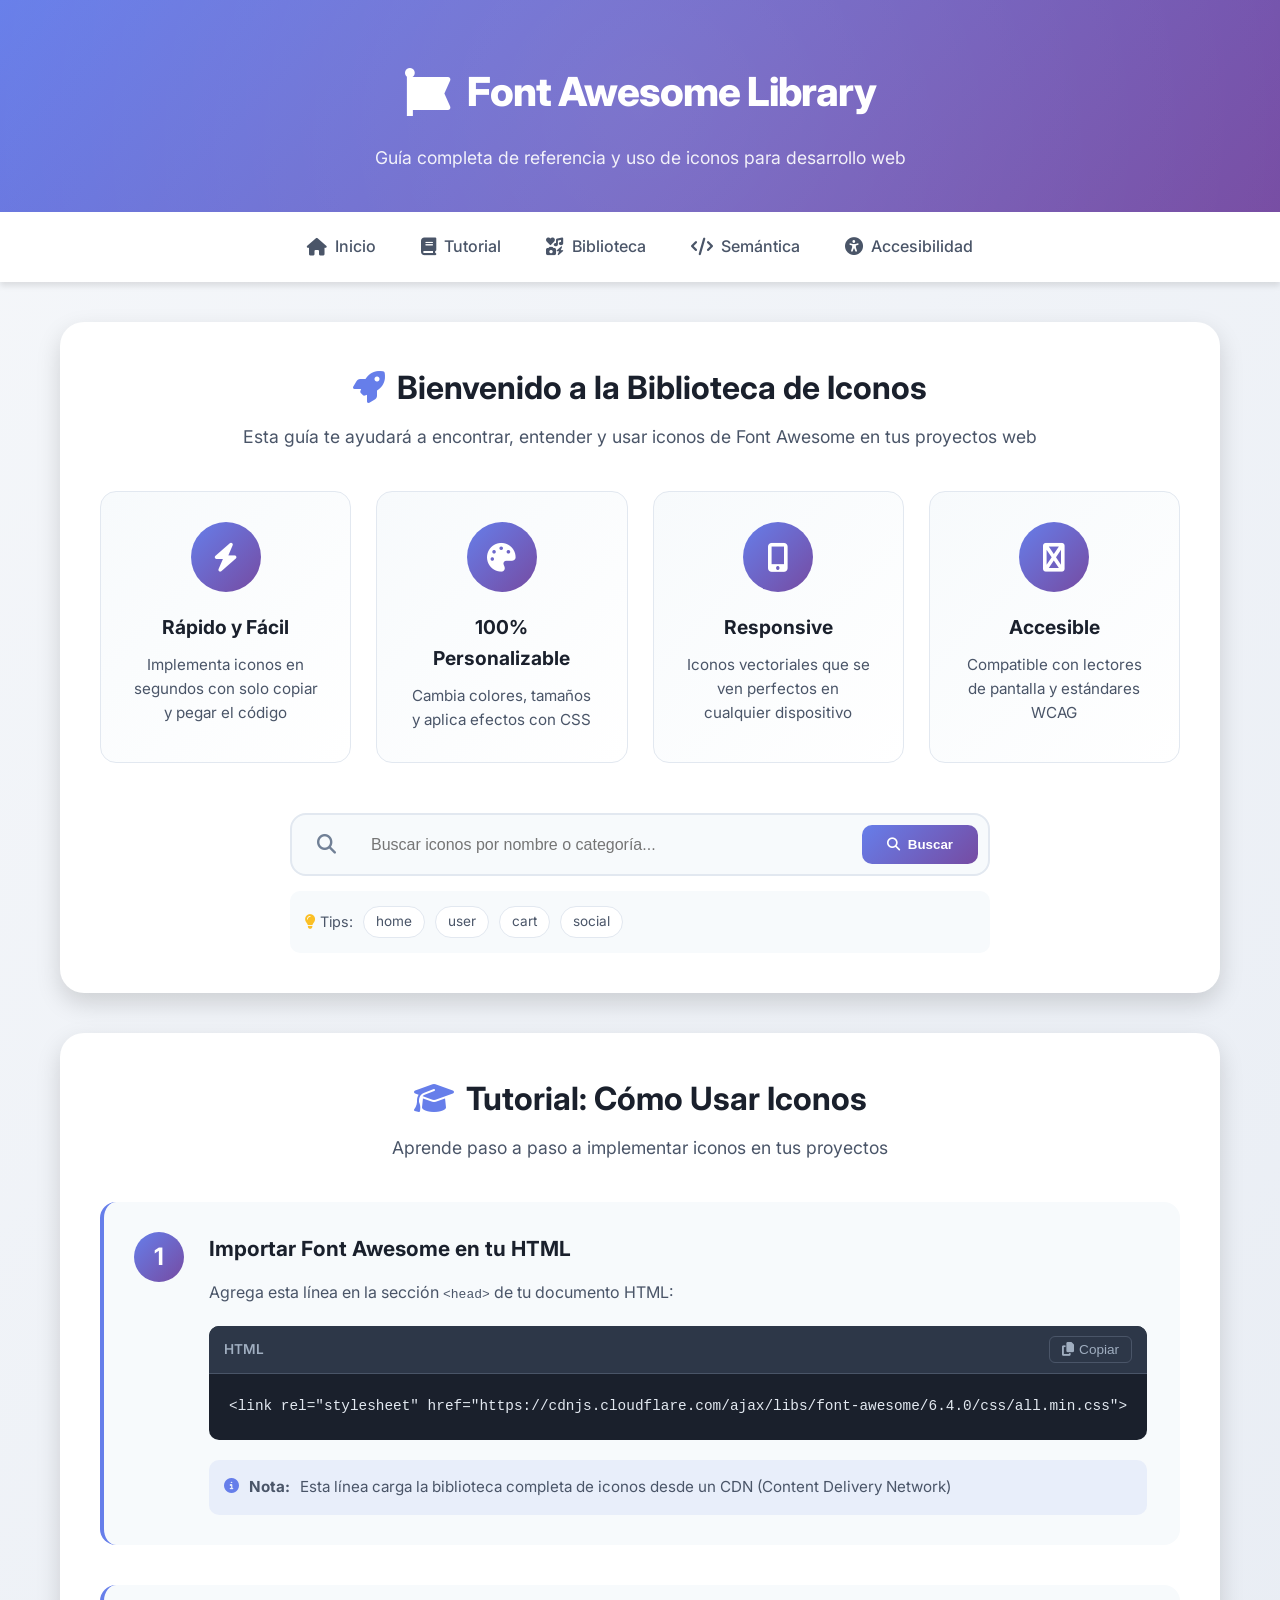
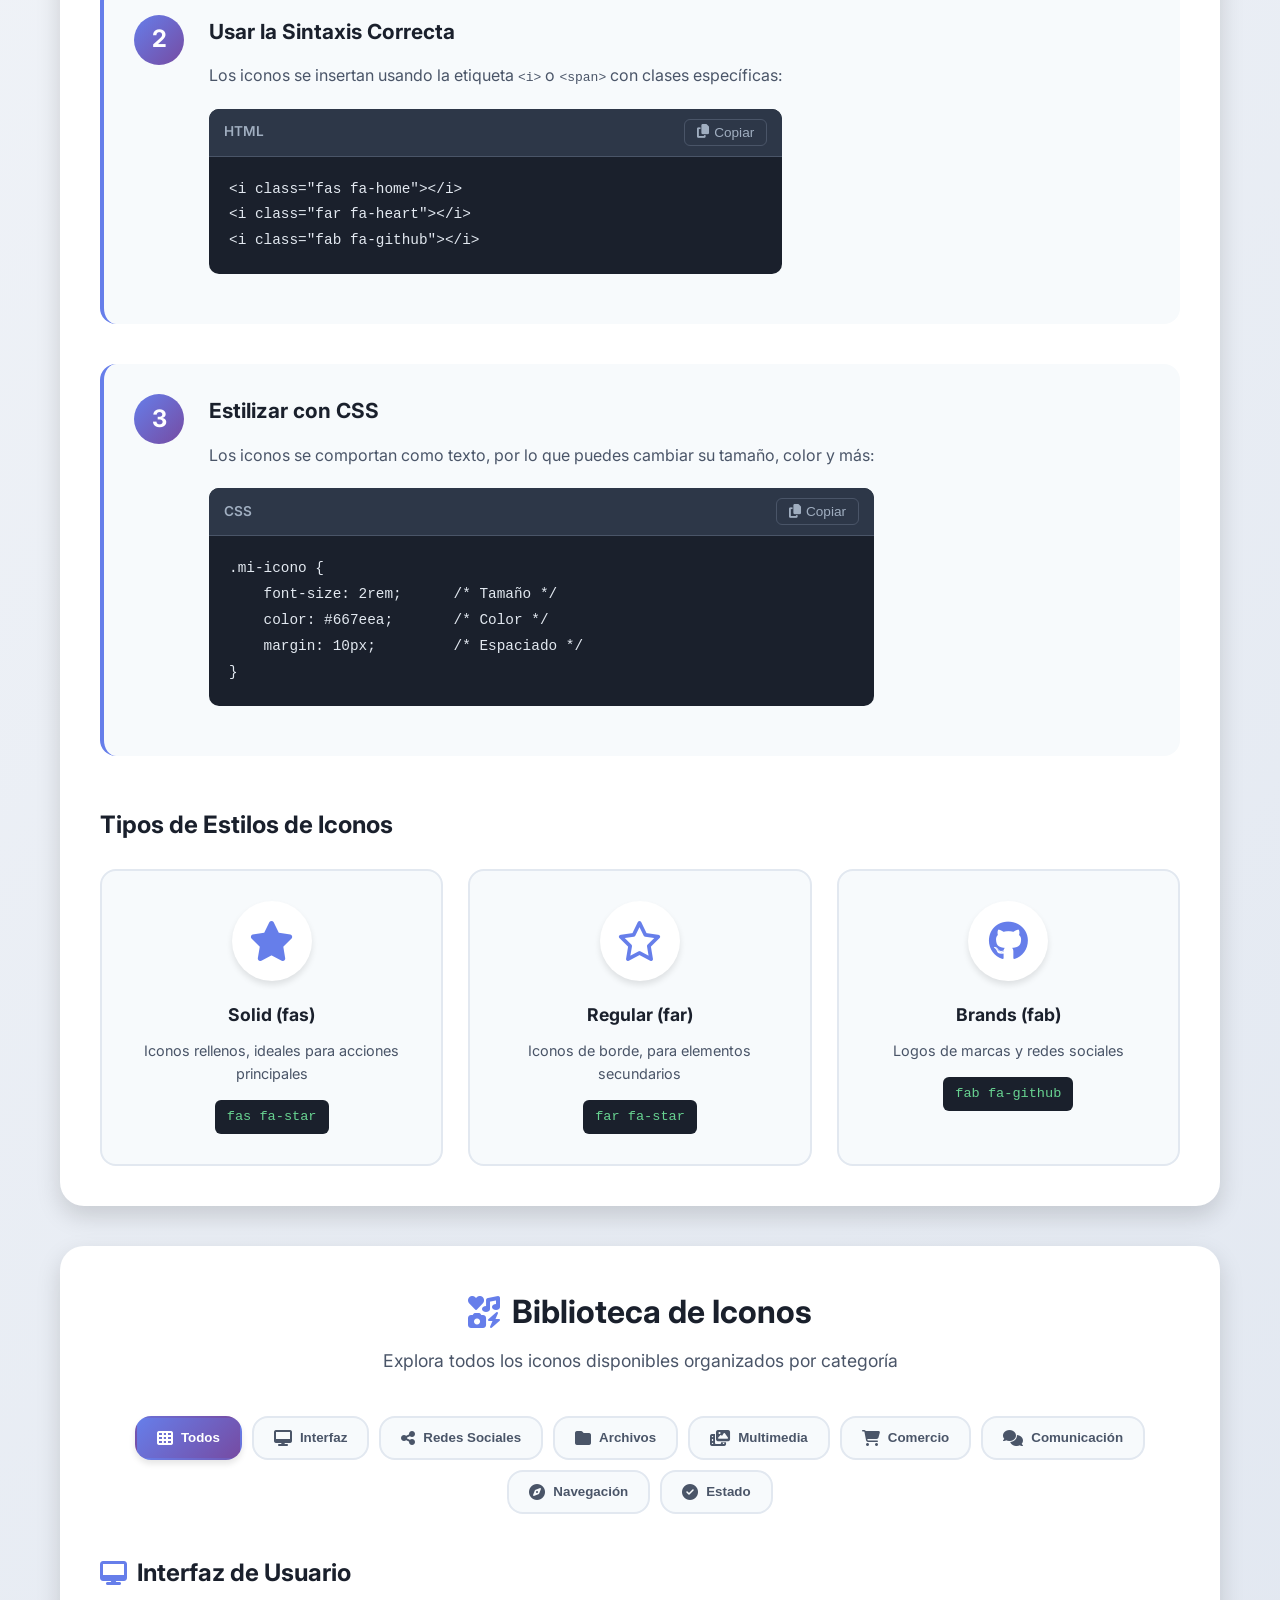
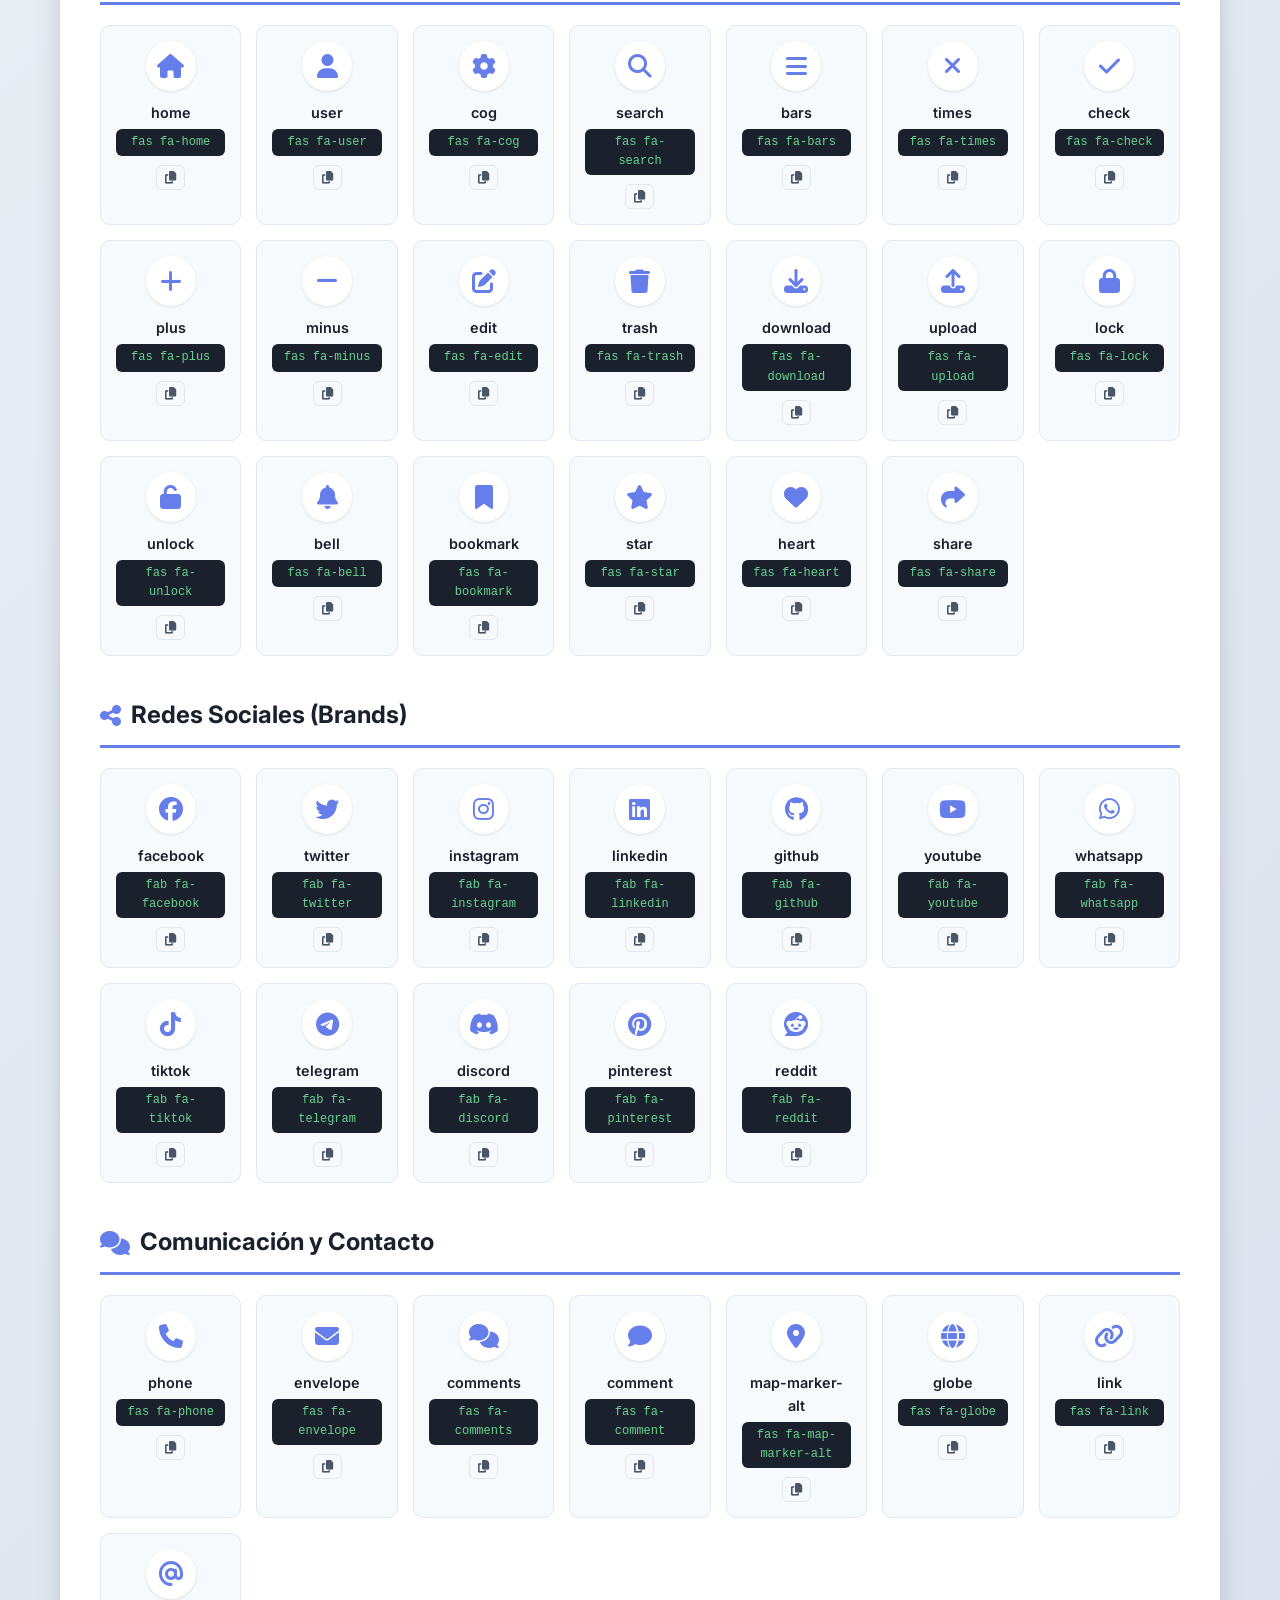
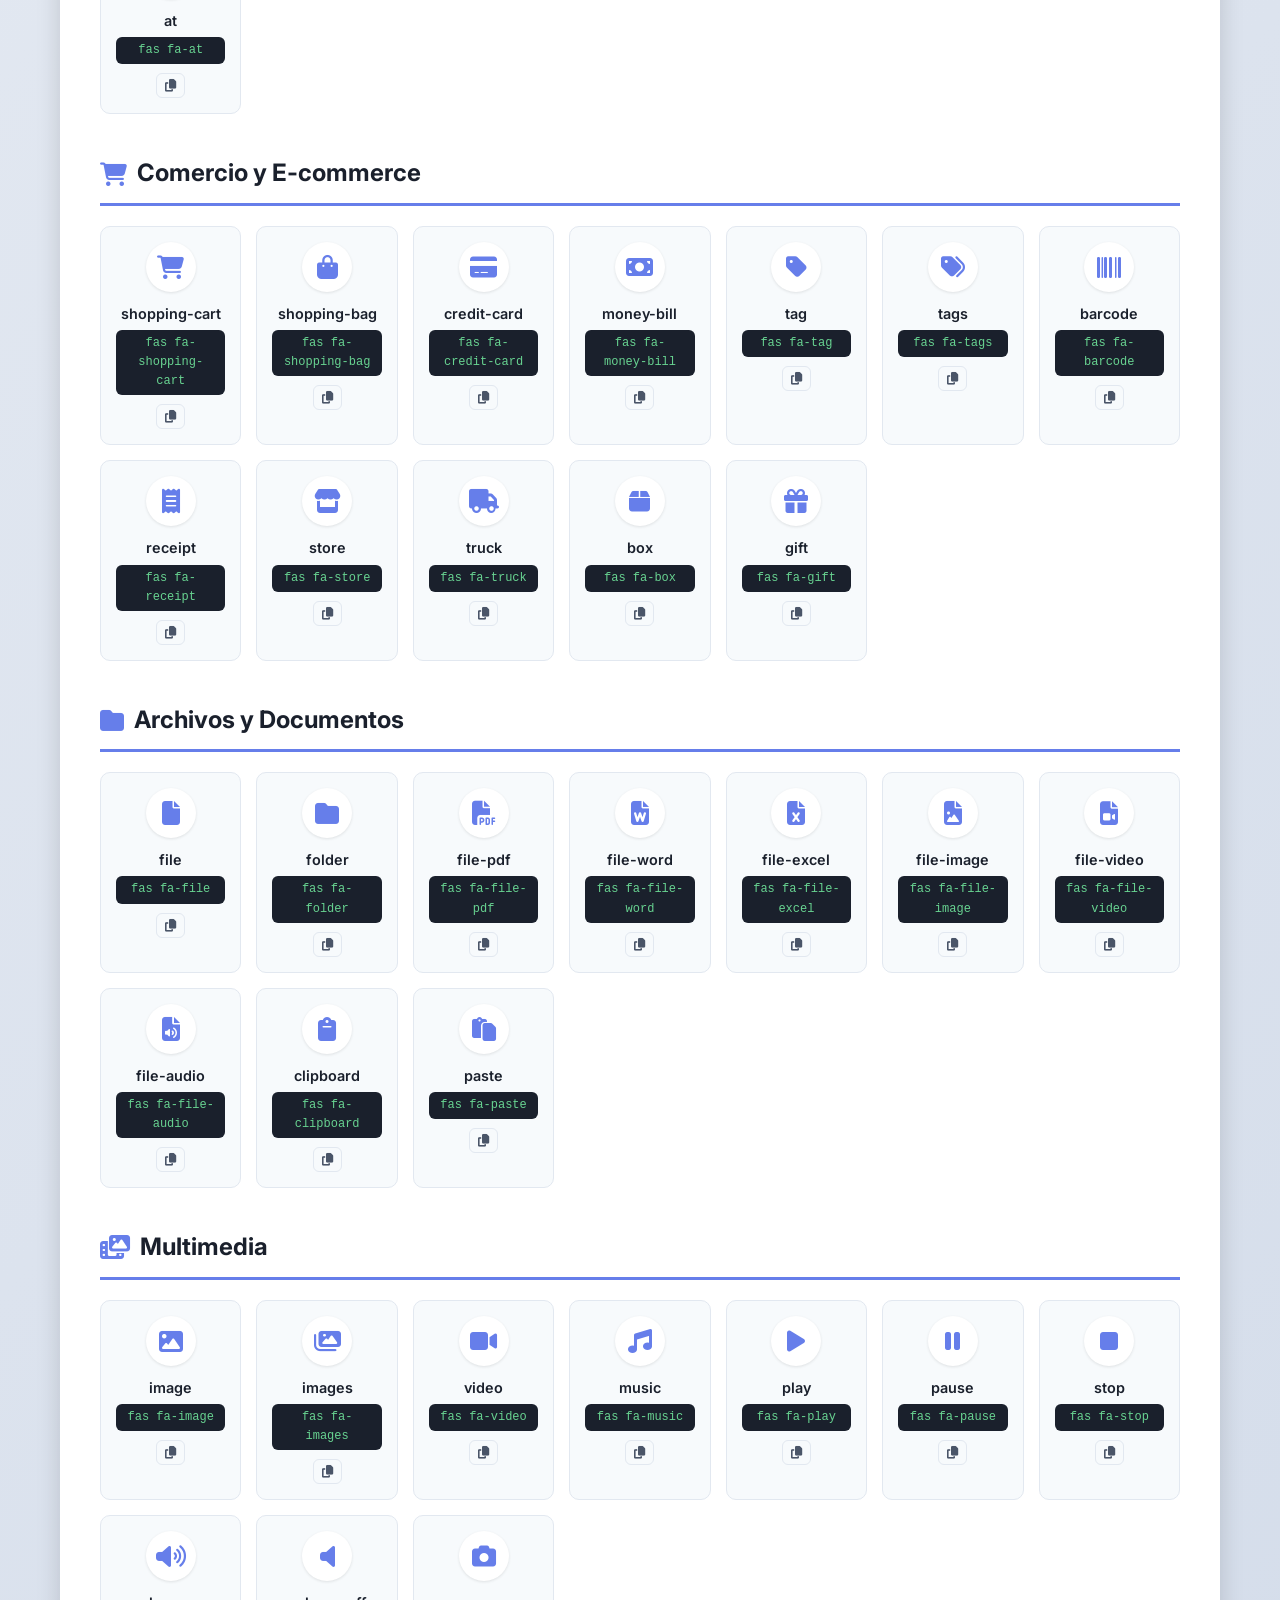
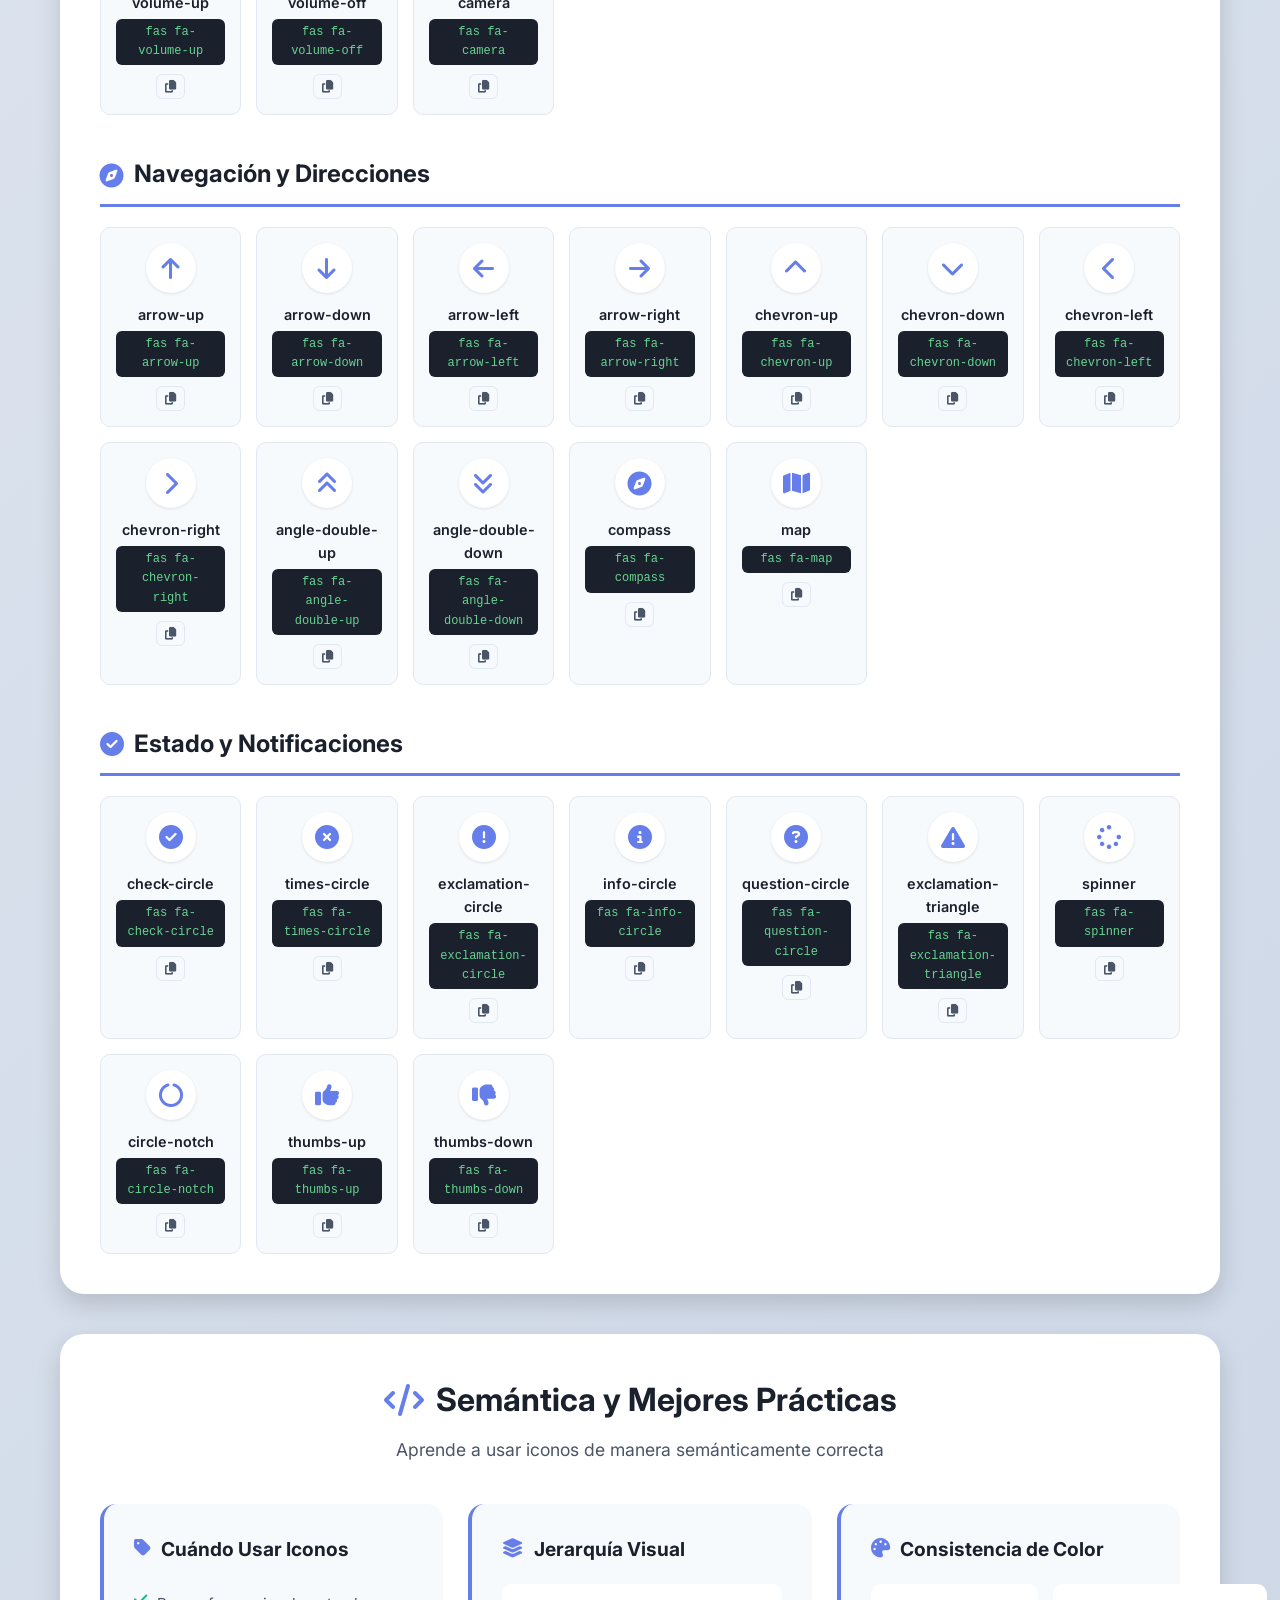
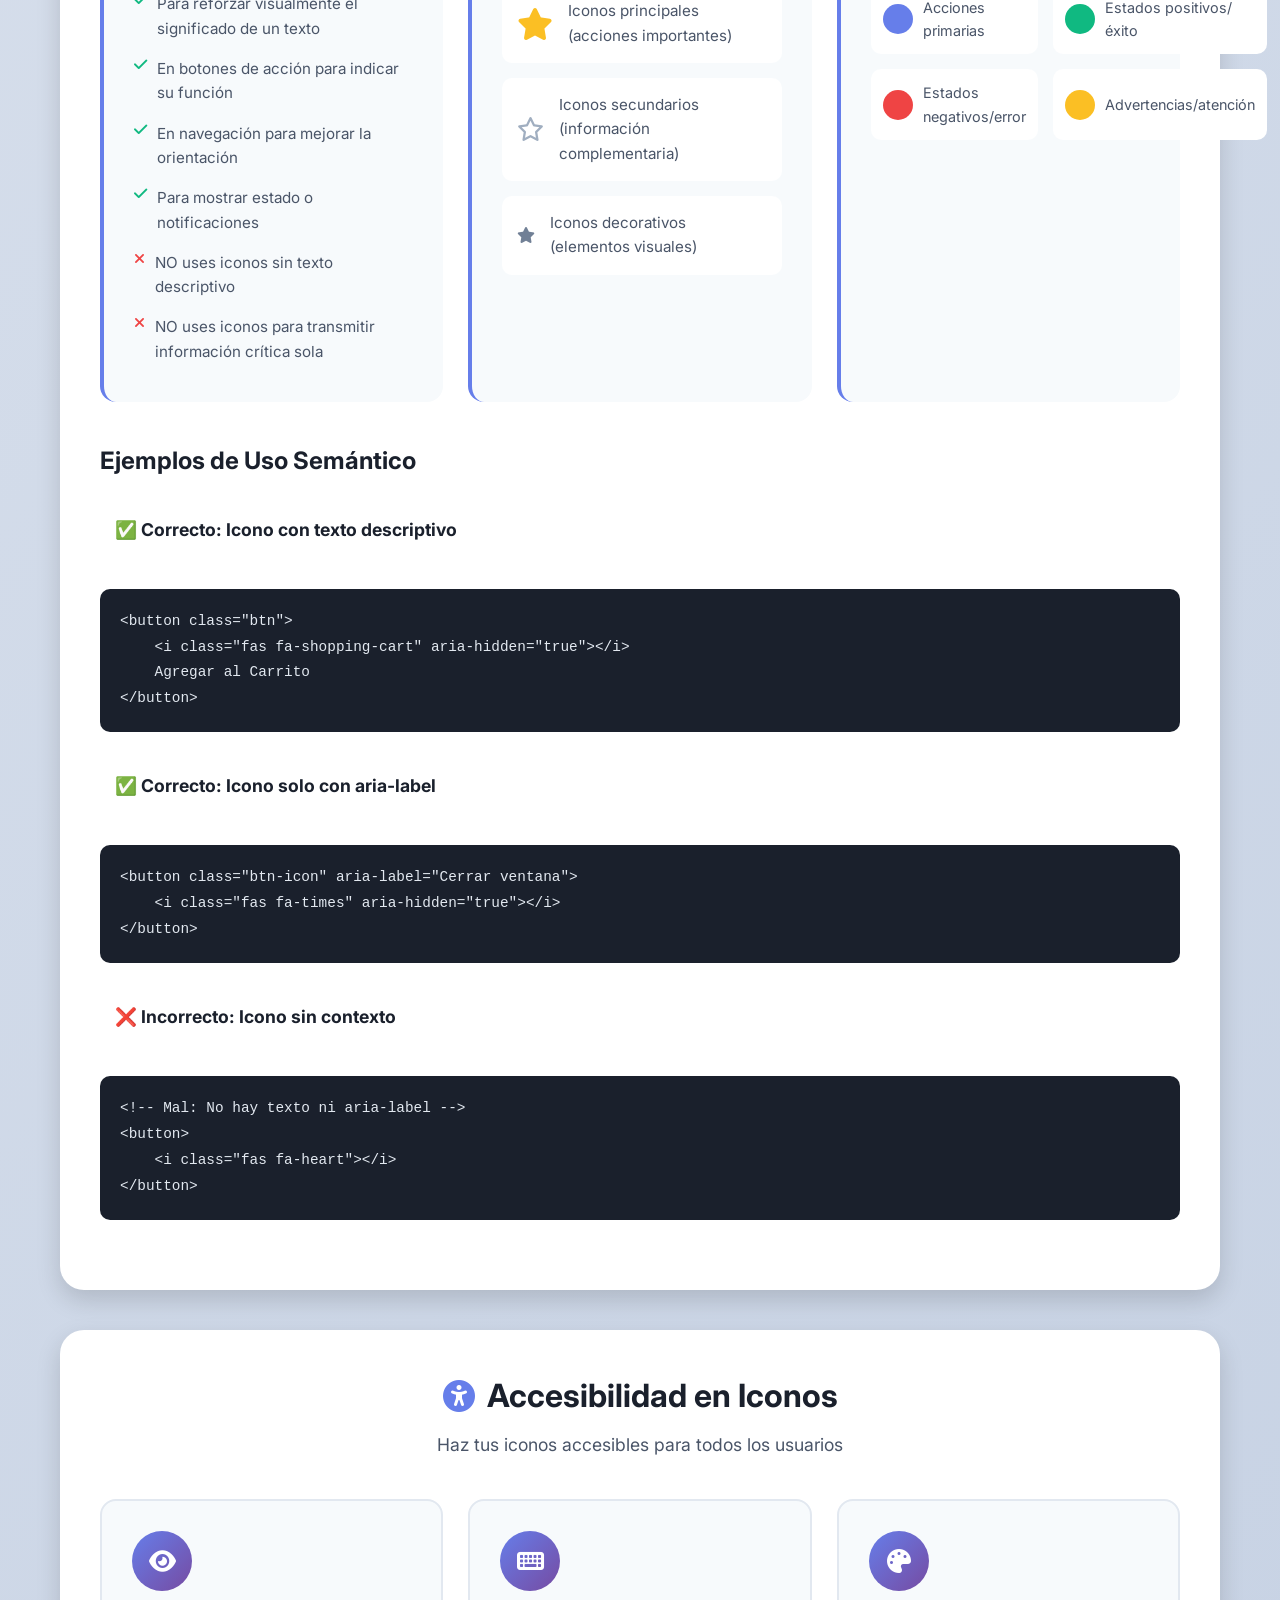
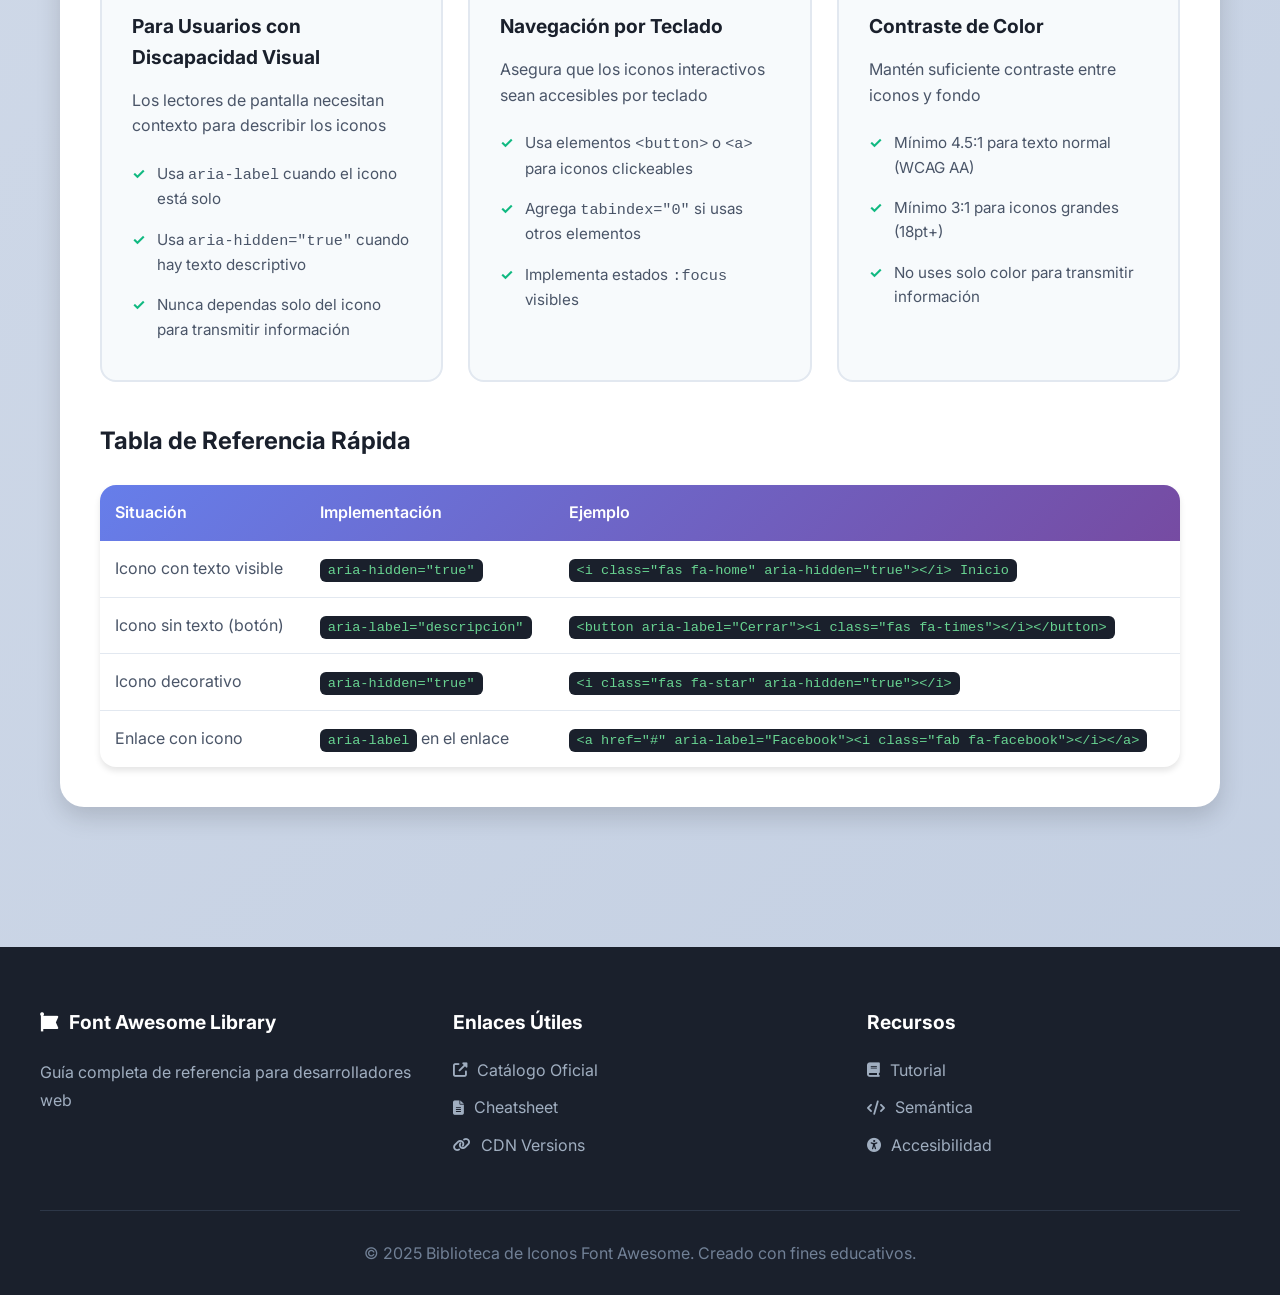
<file: index.html>
<!DOCTYPE html>
<html lang="es">
<head>
    <meta charset="UTF-8">
    <meta name="viewport" content="width=device-width, initial-scale=1.0">
    <title>Biblioteca Completa de Iconos Font Awesome | Guía de Referencia</title>
    
    <!-- Font Awesome CDN -->
    <link rel="stylesheet" href="https://cdnjs.cloudflare.com/ajax/libs/font-awesome/6.4.0/css/all.min.css">
    
    <!-- Google Fonts -->
    <link rel="preconnect" href="https://fonts.googleapis.com">
    <link rel="preconnect" href="https://fonts.gstatic.com" crossorigin>
    <link href="https://fonts.googleapis.com/css2?family=Inter:wght@300;400;500;600;700;800&display=swap" rel="stylesheet">
    
    <!-- Hoja de estilos personalizada -->
    <link rel="stylesheet" href="styles-biblioteca-iconos.css">
</head>
<body>
    
    <!-- Header Principal -->
    <header class="main-header">
        <div class="header-content">
            <div class="logo">
                <i class="fab fa-font-awesome"></i>
                <h1>Font Awesome Library</h1>
            </div>
            <p class="header-subtitle">Guía completa de referencia y uso de iconos para desarrollo web</p>
        </div>
    </header>

    <!-- Navegación -->
    <nav class="main-nav">
        <div class="nav-container">
            <a href="#inicio" class="nav-link active"><i class="fas fa-home"></i> Inicio</a>
            <a href="#tutorial" class="nav-link"><i class="fas fa-book"></i> Tutorial</a>
            <a href="#iconos" class="nav-link"><i class="fas fa-icons"></i> Biblioteca</a>
            <a href="#semanticas" class="nav-link"><i class="fas fa-code"></i> Semántica</a>
            <a href="#accesibilidad" class="nav-link"><i class="fas fa-universal-access"></i> Accesibilidad</a>
        </div>
    </nav>

    <!-- Contenido Principal -->
    <main class="main-content">
        
        <!-- Sección: Inicio -->
        <section id="inicio" class="content-section">
            <div class="section-header">
                <h2><i class="fas fa-rocket"></i> Bienvenido a la Biblioteca de Iconos</h2>
                <p>Esta guía te ayudará a encontrar, entender y usar iconos de Font Awesome en tus proyectos web</p>
            </div>

            <div class="info-cards">
                <div class="info-card">
                    <div class="card-icon">
                        <i class="fas fa-bolt"></i>
                    </div>
                    <h3>Rápido y Fácil</h3>
                    <p>Implementa iconos en segundos con solo copiar y pegar el código</p>
                </div>
                <div class="info-card">
                    <div class="card-icon">
                        <i class="fas fa-palette"></i>
                    </div>
                    <h3>100% Personalizable</h3>
                    <p>Cambia colores, tamaños y aplica efectos con CSS</p>
                </div>
                <div class="info-card">
                    <div class="card-icon">
                        <i class="fas fa-mobile-alt"></i>
                    </div>
                    <h3>Responsive</h3>
                    <p>Iconos vectoriales que se ven perfectos en cualquier dispositivo</p>
                </div>
                <div class="info-card">
                    <div class="card-icon">
                        <i class="fas fa-accessible-icon"></i>
                    </div>
                    <h3>Accesible</h3>
                    <p>Compatible con lectores de pantalla y estándares WCAG</p>
                </div>
            </div>

            <!-- Buscador de Iconos -->
            <div class="search-container">
                <div class="search-box">
                    <i class="fas fa-search search-icon"></i>
                    <input type="text" id="iconSearch" placeholder="Buscar iconos por nombre o categoría..." class="search-input">
                    <button class="search-btn" onclick="searchIcons()">
                        <i class="fas fa-search"></i> Buscar
                    </button>
                </div>
                <div class="search-tips">
                    <span><i class="fas fa-lightbulb"></i> Tips:</span>
                    <span class="tip-tag">home</span>
                    <span class="tip-tag">user</span>
                    <span class="tip-tag">cart</span>
                    <span class="tip-tag">social</span>
                </div>
            </div>
        </section>

        <!-- Sección: Tutorial -->
        <section id="tutorial" class="content-section">
            <div class="section-header">
                <h2><i class="fas fa-graduation-cap"></i> Tutorial: Cómo Usar Iconos</h2>
                <p>Aprende paso a paso a implementar iconos en tus proyectos</p>
            </div>

            <!-- Paso 1 -->
            <div class="tutorial-step">
                <div class="step-number">1</div>
                <div class="step-content">
                    <h3>Importar Font Awesome en tu HTML</h3>
                    <p>Agrega esta línea en la sección <code>&lt;head&gt;</code> de tu documento HTML:</p>
                    <div class="code-block">
                        <div class="code-header">
                            <span class="code-lang">HTML</span>
                            <button class="copy-btn" onclick="copyCode(this)"><i class="fas fa-copy"></i> Copiar</button>
                        </div>
                        <pre><code>&lt;link rel="stylesheet" href="https://cdnjs.cloudflare.com/ajax/libs/font-awesome/6.4.0/css/all.min.css"&gt;</code></pre>
                    </div>
                    <div class="step-note">
                        <i class="fas fa-info-circle"></i>
                        <strong>Nota:</strong> Esta línea carga la biblioteca completa de iconos desde un CDN (Content Delivery Network)
                    </div>
                </div>
            </div>

            <!-- Paso 2 -->
            <div class="tutorial-step">
                <div class="step-number">2</div>
                <div class="step-content">
                    <h3>Usar la Sintaxis Correcta</h3>
                    <p>Los iconos se insertan usando la etiqueta <code>&lt;i&gt;</code> o <code>&lt;span&gt;</code> con clases específicas:</p>
                    <div class="code-block">
                        <div class="code-header">
                            <span class="code-lang">HTML</span>
                            <button class="copy-btn" onclick="copyCode(this)"><i class="fas fa-copy"></i> Copiar</button>
                        </div>
                        <pre><code>&lt;i class="fas fa-home"&gt;&lt;/i&gt;
&lt;i class="far fa-heart"&gt;&lt;/i&gt;
&lt;i class="fab fa-github"&gt;&lt;/i&gt;</code></pre>
                    </div>
                </div>
            </div>

            <!-- Paso 3 -->
            <div class="tutorial-step">
                <div class="step-number">3</div>
                <div class="step-content">
                    <h3>Estilizar con CSS</h3>
                    <p>Los iconos se comportan como texto, por lo que puedes cambiar su tamaño, color y más:</p>
                    <div class="code-block">
                        <div class="code-header">
                            <span class="code-lang">CSS</span>
                            <button class="copy-btn" onclick="copyCode(this)"><i class="fas fa-copy"></i> Copiar</button>
                        </div>
                        <pre><code>.mi-icono {
    font-size: 2rem;      /* Tamaño */
    color: #667eea;       /* Color */
    margin: 10px;         /* Espaciado */
}</code></pre>
                    </div>
                </div>
            </div>

            <!-- Tipos de Estilos -->
            <div class="style-types">
                <h3>Tipos de Estilos de Iconos</h3>
                <div class="style-grid">
                    <div class="style-card">
                        <div class="style-preview">
                            <i class="fas fa-star"></i>
                        </div>
                        <h4>Solid (fas)</h4>
                        <p>Iconos rellenos, ideales para acciones principales</p>
                        <code>fas fa-star</code>
                    </div>
                    <div class="style-card">
                        <div class="style-preview">
                            <i class="far fa-star"></i>
                        </div>
                        <h4>Regular (far)</h4>
                        <p>Iconos de borde, para elementos secundarios</p>
                        <code>far fa-star</code>
                    </div>
                    <div class="style-card">
                        <div class="style-preview">
                            <i class="fab fa-github"></i>
                        </div>
                        <h4>Brands (fab)</h4>
                        <p>Logos de marcas y redes sociales</p>
                        <code>fab fa-github</code>
                    </div>
                </div>
            </div>
        </section>

        <!-- Sección: Biblioteca de Iconos -->
        <section id="iconos" class="content-section">
            <div class="section-header">
                <h2><i class="fas fa-icons"></i> Biblioteca de Iconos</h2>
                <p>Explora todos los iconos disponibles organizados por categoría</p>
            </div>

            <!-- Filtros de Categoría -->
            <div class="category-filters">
                <button class="filter-btn active" data-category="all">
                    <i class="fas fa-th"></i> Todos
                </button>
                <button class="filter-btn" data-category="interface">
                    <i class="fas fa-desktop"></i> Interfaz
                </button>
                <button class="filter-btn" data-category="social">
                    <i class="fas fa-share-alt"></i> Redes Sociales
                </button>
                <button class="filter-btn" data-category="files">
                    <i class="fas fa-folder"></i> Archivos
                </button>
                <button class="filter-btn" data-category="media">
                    <i class="fas fa-photo-video"></i> Multimedia
                </button>
                <button class="filter-btn" data-category="commerce">
                    <i class="fas fa-shopping-cart"></i> Comercio
                </button>
                <button class="filter-btn" data-category="communication">
                    <i class="fas fa-comments"></i> Comunicación
                </button>
                <button class="filter-btn" data-category="navigation">
                    <i class="fas fa-compass"></i> Navegación
                </button>
                <button class="filter-btn" data-category="status">
                    <i class="fas fa-check-circle"></i> Estado
                </button>
            </div>

            <!-- Grid de Iconos -->
            <div class="icons-grid" id="iconsGrid">
                
                <!-- Categoría: Interfaz -->
                <div class="icon-category" data-category="interface">
                    <h3 class="category-title"><i class="fas fa-desktop"></i> Interfaz de Usuario</h3>
                    <div class="icons-wrapper">
                        <div class="icon-item" data-name="home inicio">
                            <div class="icon-display"><i class="fas fa-home"></i></div>
                            <div class="icon-info">
                                <span class="icon-name">home</span>
                                <code>fas fa-home</code>
                                <button class="copy-icon-btn" onclick="copyIconCode(this)"><i class="fas fa-copy"></i></button>
                            </div>
                        </div>
                        <div class="icon-item" data-name="user usuario perfil">
                            <div class="icon-display"><i class="fas fa-user"></i></div>
                            <div class="icon-info">
                                <span class="icon-name">user</span>
                                <code>fas fa-user</code>
                                <button class="copy-icon-btn" onclick="copyIconCode(this)"><i class="fas fa-copy"></i></button>
                            </div>
                        </div>
                        <div class="icon-item" data-name="cog settings configuracion">
                            <div class="icon-display"><i class="fas fa-cog"></i></div>
                            <div class="icon-info">
                                <span class="icon-name">cog</span>
                                <code>fas fa-cog</code>
                                <button class="copy-icon-btn" onclick="copyIconCode(this)"><i class="fas fa-copy"></i></button>
                            </div>
                        </div>
                        <div class="icon-item" data-name="search buscar lupa">
                            <div class="icon-display"><i class="fas fa-search"></i></div>
                            <div class="icon-info">
                                <span class="icon-name">search</span>
                                <code>fas fa-search</code>
                                <button class="copy-icon-btn" onclick="copyIconCode(this)"><i class="fas fa-copy"></i></button>
                            </div>
                        </div>
                        <div class="icon-item" data-name="menu hamburguesa">
                            <div class="icon-display"><i class="fas fa-bars"></i></div>
                            <div class="icon-info">
                                <span class="icon-name">bars</span>
                                <code>fas fa-bars</code>
                                <button class="copy-icon-btn" onclick="copyIconCode(this)"><i class="fas fa-copy"></i></button>
                            </div>
                        </div>
                        <div class="icon-item" data-name="close x cerrar">
                            <div class="icon-display"><i class="fas fa-times"></i></div>
                            <div class="icon-info">
                                <span class="icon-name">times</span>
                                <code>fas fa-times</code>
                                <button class="copy-icon-btn" onclick="copyIconCode(this)"><i class="fas fa-copy"></i></button>
                            </div>
                        </div>
                        <div class="icon-item" data-name="check verificar">
                            <div class="icon-display"><i class="fas fa-check"></i></div>
                            <div class="icon-info">
                                <span class="icon-name">check</span>
                                <code>fas fa-check</code>
                                <button class="copy-icon-btn" onclick="copyIconCode(this)"><i class="fas fa-copy"></i></button>
                            </div>
                        </div>
                        <div class="icon-item" data-name="plus agregar añadir">
                            <div class="icon-display"><i class="fas fa-plus"></i></div>
                            <div class="icon-info">
                                <span class="icon-name">plus</span>
                                <code>fas fa-plus</code>
                                <button class="copy-icon-btn" onclick="copyIconCode(this)"><i class="fas fa-copy"></i></button>
                            </div>
                        </div>
                        <div class="icon-item" data-name="minus restar">
                            <div class="icon-display"><i class="fas fa-minus"></i></div>
                            <div class="icon-info">
                                <span class="icon-name">minus</span>
                                <code>fas fa-minus</code>
                                <button class="copy-icon-btn" onclick="copyIconCode(this)"><i class="fas fa-copy"></i></button>
                            </div>
                        </div>
                        <div class="icon-item" data-name="edit editar lapiz">
                            <div class="icon-display"><i class="fas fa-edit"></i></div>
                            <div class="icon-info">
                                <span class="icon-name">edit</span>
                                <code>fas fa-edit</code>
                                <button class="copy-icon-btn" onclick="copyIconCode(this)"><i class="fas fa-copy"></i></button>
                            </div>
                        </div>
                        <div class="icon-item" data-name="trash eliminar basura">
                            <div class="icon-display"><i class="fas fa-trash"></i></div>
                            <div class="icon-info">
                                <span class="icon-name">trash</span>
                                <code>fas fa-trash</code>
                                <button class="copy-icon-btn" onclick="copyIconCode(this)"><i class="fas fa-copy"></i></button>
                            </div>
                        </div>
                        <div class="icon-item" data-name="download descargar">
                            <div class="icon-display"><i class="fas fa-download"></i></div>
                            <div class="icon-info">
                                <span class="icon-name">download</span>
                                <code>fas fa-download</code>
                                <button class="copy-icon-btn" onclick="copyIconCode(this)"><i class="fas fa-copy"></i></button>
                            </div>
                        </div>
                        <div class="icon-item" data-name="upload subir">
                            <div class="icon-display"><i class="fas fa-upload"></i></div>
                            <div class="icon-info">
                                <span class="icon-name">upload</span>
                                <code>fas fa-upload</code>
                                <button class="copy-icon-btn" onclick="copyIconCode(this)"><i class="fas fa-copy"></i></button>
                            </div>
                        </div>
                        <div class="icon-item" data-name="lock candado seguro">
                            <div class="icon-display"><i class="fas fa-lock"></i></div>
                            <div class="icon-info">
                                <span class="icon-name">lock</span>
                                <code>fas fa-lock</code>
                                <button class="copy-icon-btn" onclick="copyIconCode(this)"><i class="fas fa-copy"></i></button>
                            </div>
                        </div>
                        <div class="icon-item" data-name="unlock desbloquear">
                            <div class="icon-display"><i class="fas fa-unlock"></i></div>
                            <div class="icon-info">
                                <span class="icon-name">unlock</span>
                                <code>fas fa-unlock</code>
                                <button class="copy-icon-btn" onclick="copyIconCode(this)"><i class="fas fa-copy"></i></button>
                            </div>
                        </div>
                        <div class="icon-item" data-name="bell notificacion campana">
                            <div class="icon-display"><i class="fas fa-bell"></i></div>
                            <div class="icon-info">
                                <span class="icon-name">bell</span>
                                <code>fas fa-bell</code>
                                <button class="copy-icon-btn" onclick="copyIconCode(this)"><i class="fas fa-copy"></i></button>
                            </div>
                        </div>
                        <div class="icon-item" data-name="bookmark marcar favorito">
                            <div class="icon-display"><i class="fas fa-bookmark"></i></div>
                            <div class="icon-info">
                                <span class="icon-name">bookmark</span>
                                <code>fas fa-bookmark</code>
                                <button class="copy-icon-btn" onclick="copyIconCode(this)"><i class="fas fa-copy"></i></button>
                            </div>
                        </div>
                        <div class="icon-item" data-name="star calificacion favorito">
                            <div class="icon-display"><i class="fas fa-star"></i></div>
                            <div class="icon-info">
                                <span class="icon-name">star</span>
                                <code>fas fa-star</code>
                                <button class="copy-icon-btn" onclick="copyIconCode(this)"><i class="fas fa-copy"></i></button>
                            </div>
                        </div>
                        <div class="icon-item" data-name="heart amor like">
                            <div class="icon-display"><i class="fas fa-heart"></i></div>
                            <div class="icon-info">
                                <span class="icon-name">heart</span>
                                <code>fas fa-heart</code>
                                <button class="copy-icon-btn" onclick="copyIconCode(this)"><i class="fas fa-copy"></i></button>
                            </div>
                        </div>
                        <div class="icon-item" data-name="share compartir">
                            <div class="icon-display"><i class="fas fa-share"></i></div>
                            <div class="icon-info">
                                <span class="icon-name">share</span>
                                <code>fas fa-share</code>
                                <button class="copy-icon-btn" onclick="copyIconCode(this)"><i class="fas fa-copy"></i></button>
                            </div>
                        </div>
                    </div>
                </div>

                <!-- Categoría: Redes Sociales -->
                <div class="icon-category" data-category="social">
                    <h3 class="category-title"><i class="fas fa-share-alt"></i> Redes Sociales (Brands)</h3>
                    <div class="icons-wrapper">
                        <div class="icon-item" data-name="facebook fb">
                            <div class="icon-display"><i class="fab fa-facebook"></i></div>
                            <div class="icon-info">
                                <span class="icon-name">facebook</span>
                                <code>fab fa-facebook</code>
                                <button class="copy-icon-btn" onclick="copyIconCode(this)"><i class="fas fa-copy"></i></button>
                            </div>
                        </div>
                        <div class="icon-item" data-name="twitter x">
                            <div class="icon-display"><i class="fab fa-twitter"></i></div>
                            <div class="icon-info">
                                <span class="icon-name">twitter</span>
                                <code>fab fa-twitter</code>
                                <button class="copy-icon-btn" onclick="copyIconCode(this)"><i class="fas fa-copy"></i></button>
                            </div>
                        </div>
                        <div class="icon-item" data-name="instagram insta">
                            <div class="icon-display"><i class="fab fa-instagram"></i></div>
                            <div class="icon-info">
                                <span class="icon-name">instagram</span>
                                <code>fab fa-instagram</code>
                                <button class="copy-icon-btn" onclick="copyIconCode(this)"><i class="fas fa-copy"></i></button>
                            </div>
                        </div>
                        <div class="icon-item" data-name="linkedin linkedin-in">
                            <div class="icon-display"><i class="fab fa-linkedin"></i></div>
                            <div class="icon-info">
                                <span class="icon-name">linkedin</span>
                                <code>fab fa-linkedin</code>
                                <button class="copy-icon-btn" onclick="copyIconCode(this)"><i class="fas fa-copy"></i></button>
                            </div>
                        </div>
                        <div class="icon-item" data-name="github git">
                            <div class="icon-display"><i class="fab fa-github"></i></div>
                            <div class="icon-info">
                                <span class="icon-name">github</span>
                                <code>fab fa-github</code>
                                <button class="copy-icon-btn" onclick="copyIconCode(this)"><i class="fas fa-copy"></i></button>
                            </div>
                        </div>
                        <div class="icon-item" data-name="youtube video">
                            <div class="icon-display"><i class="fab fa-youtube"></i></div>
                            <div class="icon-info">
                                <span class="icon-name">youtube</span>
                                <code>fab fa-youtube</code>
                                <button class="copy-icon-btn" onclick="copyIconCode(this)"><i class="fas fa-copy"></i></button>
                            </div>
                        </div>
                        <div class="icon-item" data-name="whatsapp wa">
                            <div class="icon-display"><i class="fab fa-whatsapp"></i></div>
                            <div class="icon-info">
                                <span class="icon-name">whatsapp</span>
                                <code>fab fa-whatsapp</code>
                                <button class="copy-icon-btn" onclick="copyIconCode(this)"><i class="fas fa-copy"></i></button>
                            </div>
                        </div>
                        <div class="icon-item" data-name="tiktok">
                            <div class="icon-display"><i class="fab fa-tiktok"></i></div>
                            <div class="icon-info">
                                <span class="icon-name">tiktok</span>
                                <code>fab fa-tiktok</code>
                                <button class="copy-icon-btn" onclick="copyIconCode(this)"><i class="fas fa-copy"></i></button>
                            </div>
                        </div>
                        <div class="icon-item" data-name="telegram">
                            <div class="icon-display"><i class="fab fa-telegram"></i></div>
                            <div class="icon-info">
                                <span class="icon-name">telegram</span>
                                <code>fab fa-telegram</code>
                                <button class="copy-icon-btn" onclick="copyIconCode(this)"><i class="fas fa-copy"></i></button>
                            </div>
                        </div>
                        <div class="icon-item" data-name="discord">
                            <div class="icon-display"><i class="fab fa-discord"></i></div>
                            <div class="icon-info">
                                <span class="icon-name">discord</span>
                                <code>fab fa-discord</code>
                                <button class="copy-icon-btn" onclick="copyIconCode(this)"><i class="fas fa-copy"></i></button>
                            </div>
                        </div>
                        <div class="icon-item" data-name="pinterest">
                            <div class="icon-display"><i class="fab fa-pinterest"></i></div>
                            <div class="icon-info">
                                <span class="icon-name">pinterest</span>
                                <code>fab fa-pinterest</code>
                                <button class="copy-icon-btn" onclick="copyIconCode(this)"><i class="fas fa-copy"></i></button>
                            </div>
                        </div>
                        <div class="icon-item" data-name="reddit">
                            <div class="icon-display"><i class="fab fa-reddit"></i></div>
                            <div class="icon-info">
                                <span class="icon-name">reddit</span>
                                <code>fab fa-reddit</code>
                                <button class="copy-icon-btn" onclick="copyIconCode(this)"><i class="fas fa-copy"></i></button>
                            </div>
                        </div>
                    </div>
                </div>

                <!-- Categoría: Comunicación -->
                <div class="icon-category" data-category="communication">
                    <h3 class="category-title"><i class="fas fa-comments"></i> Comunicación y Contacto</h3>
                    <div class="icons-wrapper">
                        <div class="icon-item" data-name="phone telefono llamar">
                            <div class="icon-display"><i class="fas fa-phone"></i></div>
                            <div class="icon-info">
                                <span class="icon-name">phone</span>
                                <code>fas fa-phone</code>
                                <button class="copy-icon-btn" onclick="copyIconCode(this)"><i class="fas fa-copy"></i></button>
                            </div>
                        </div>
                        <div class="icon-item" data-name="envelope email correo">
                            <div class="icon-display"><i class="fas fa-envelope"></i></div>
                            <div class="icon-info">
                                <span class="icon-name">envelope</span>
                                <code>fas fa-envelope</code>
                                <button class="copy-icon-btn" onclick="copyIconCode(this)"><i class="fas fa-copy"></i></button>
                            </div>
                        </div>
                        <div class="icon-item" data-name="comments chat mensaje">
                            <div class="icon-display"><i class="fas fa-comments"></i></div>
                            <div class="icon-info">
                                <span class="icon-name">comments</span>
                                <code>fas fa-comments</code>
                                <button class="copy-icon-btn" onclick="copyIconCode(this)"><i class="fas fa-copy"></i></button>
                            </div>
                        </div>
                        <div class="icon-item" data-name="comment comentario">
                            <div class="icon-display"><i class="fas fa-comment"></i></div>
                            <div class="icon-info">
                                <span class="icon-name">comment</span>
                                <code>fas fa-comment</code>
                                <button class="copy-icon-btn" onclick="copyIconCode(this)"><i class="fas fa-copy"></i></button>
                            </div>
                        </div>
                        <div class="icon-item" data-name="map-marker ubicacion lugar">
                            <div class="icon-display"><i class="fas fa-map-marker-alt"></i></div>
                            <div class="icon-info">
                                <span class="icon-name">map-marker-alt</span>
                                <code>fas fa-map-marker-alt</code>
                                <button class="copy-icon-btn" onclick="copyIconCode(this)"><i class="fas fa-copy"></i></button>
                            </div>
                        </div>
                        <div class="icon-item" data-name="globe mundo web">
                            <div class="icon-display"><i class="fas fa-globe"></i></div>
                            <div class="icon-info">
                                <span class="icon-name">globe</span>
                                <code>fas fa-globe</code>
                                <button class="copy-icon-btn" onclick="copyIconCode(this)"><i class="fas fa-copy"></i></button>
                            </div>
                        </div>
                        <div class="icon-item" data-name="link cadena enlace">
                            <div class="icon-display"><i class="fas fa-link"></i></div>
                            <div class="icon-info">
                                <span class="icon-name">link</span>
                                <code>fas fa-link</code>
                                <button class="copy-icon-btn" onclick="copyIconCode(this)"><i class="fas fa-copy"></i></button>
                            </div>
                        </div>
                        <div class="icon-item" data-name="at arroba email">
                            <div class="icon-display"><i class="fas fa-at"></i></div>
                            <div class="icon-info">
                                <span class="icon-name">at</span>
                                <code>fas fa-at</code>
                                <button class="copy-icon-btn" onclick="copyIconCode(this)"><i class="fas fa-copy"></i></button>
                            </div>
                        </div>
                    </div>
                </div>

                <!-- Categoría: Comercio -->
                <div class="icon-category" data-category="commerce">
                    <h3 class="category-title"><i class="fas fa-shopping-cart"></i> Comercio y E-commerce</h3>
                    <div class="icons-wrapper">
                        <div class="icon-item" data-name="shopping-cart carrito compra">
                            <div class="icon-display"><i class="fas fa-shopping-cart"></i></div>
                            <div class="icon-info">
                                <span class="icon-name">shopping-cart</span>
                                <code>fas fa-shopping-cart</code>
                                <button class="copy-icon-btn" onclick="copyIconCode(this)"><i class="fas fa-copy"></i></button>
                            </div>
                        </div>
                        <div class="icon-item" data-name="shopping-bag bolsa compra">
                            <div class="icon-display"><i class="fas fa-shopping-bag"></i></div>
                            <div class="icon-info">
                                <span class="icon-name">shopping-bag</span>
                                <code>fas fa-shopping-bag</code>
                                <button class="copy-icon-btn" onclick="copyIconCode(this)"><i class="fas fa-copy"></i></button>
                            </div>
                        </div>
                        <div class="icon-item" data-name="credit-card pago tarjeta">
                            <div class="icon-display"><i class="fas fa-credit-card"></i></div>
                            <div class="icon-info">
                                <span class="icon-name">credit-card</span>
                                <code>fas fa-credit-card</code>
                                <button class="copy-icon-btn" onclick="copyIconCode(this)"><i class="fas fa-copy"></i></button>
                            </div>
                        </div>
                        <div class="icon-item" data-name="money-bill dinero efectivo">
                            <div class="icon-display"><i class="fas fa-money-bill"></i></div>
                            <div class="icon-info">
                                <span class="icon-name">money-bill</span>
                                <code>fas fa-money-bill</code>
                                <button class="copy-icon-btn" onclick="copyIconCode(this)"><i class="fas fa-copy"></i></button>
                            </div>
                        </div>
                        <div class="icon-item" data-name="tag etiqueta precio">
                            <div class="icon-display"><i class="fas fa-tag"></i></div>
                            <div class="icon-info">
                                <span class="icon-name">tag</span>
                                <code>fas fa-tag</code>
                                <button class="copy-icon-btn" onclick="copyIconCode(this)"><i class="fas fa-copy"></i></button>
                            </div>
                        </div>
                        <div class="icon-item" data-name="tags etiquetas">
                            <div class="icon-display"><i class="fas fa-tags"></i></div>
                            <div class="icon-info">
                                <span class="icon-name">tags</span>
                                <code>fas fa-tags</code>
                                <button class="copy-icon-btn" onclick="copyIconCode(this)"><i class="fas fa-copy"></i></button>
                            </div>
                        </div>
                        <div class="icon-item" data-name="barcode codigo barras">
                            <div class="icon-display"><i class="fas fa-barcode"></i></div>
                            <div class="icon-info">
                                <span class="icon-name">barcode</span>
                                <code>fas fa-barcode</code>
                                <button class="copy-icon-btn" onclick="copyIconCode(this)"><i class="fas fa-copy"></i></button>
                            </div>
                        </div>
                        <div class="icon-item" data-name="receipt recibo factura">
                            <div class="icon-display"><i class="fas fa-receipt"></i></div>
                            <div class="icon-info">
                                <span class="icon-name">receipt</span>
                                <code>fas fa-receipt</code>
                                <button class="copy-icon-btn" onclick="copyIconCode(this)"><i class="fas fa-copy"></i></button>
                            </div>
                        </div>
                        <div class="icon-item" data-name="store tienda comercio">
                            <div class="icon-display"><i class="fas fa-store"></i></div>
                            <div class="icon-info">
                                <span class="icon-name">store</span>
                                <code>fas fa-store</code>
                                <button class="copy-icon-btn" onclick="copyIconCode(this)"><i class="fas fa-copy"></i></button>
                            </div>
                        </div>
                        <div class="icon-item" data-name="truck envio entrega">
                            <div class="icon-display"><i class="fas fa-truck"></i></div>
                            <div class="icon-info">
                                <span class="icon-name">truck</span>
                                <code>fas fa-truck</code>
                                <button class="copy-icon-btn" onclick="copyIconCode(this)"><i class="fas fa-copy"></i></button>
                            </div>
                        </div>
                        <div class="icon-item" data-name="box paquete caja">
                            <div class="icon-display"><i class="fas fa-box"></i></div>
                            <div class="icon-info">
                                <span class="icon-name">box</span>
                                <code>fas fa-box</code>
                                <button class="copy-icon-btn" onclick="copyIconCode(this)"><i class="fas fa-copy"></i></button>
                            </div>
                        </div>
                        <div class="icon-item" data-name="gift regalo presente">
                            <div class="icon-display"><i class="fas fa-gift"></i></div>
                            <div class="icon-info">
                                <span class="icon-name">gift</span>
                                <code>fas fa-gift</code>
                                <button class="copy-icon-btn" onclick="copyIconCode(this)"><i class="fas fa-copy"></i></button>
                            </div>
                        </div>
                    </div>
                </div>

                <!-- Categoría: Archivos -->
                <div class="icon-category" data-category="files">
                    <h3 class="category-title"><i class="fas fa-folder"></i> Archivos y Documentos</h3>
                    <div class="icons-wrapper">
                        <div class="icon-item" data-name="file archivo documento">
                            <div class="icon-display"><i class="fas fa-file"></i></div>
                            <div class="icon-info">
                                <span class="icon-name">file</span>
                                <code>fas fa-file</code>
                                <button class="copy-icon-btn" onclick="copyIconCode(this)"><i class="fas fa-copy"></i></button>
                            </div>
                        </div>
                        <div class="icon-item" data-name="folder carpeta">
                            <div class="icon-display"><i class="fas fa-folder"></i></div>
                            <div class="icon-info">
                                <span class="icon-name">folder</span>
                                <code>fas fa-folder</code>
                                <button class="copy-icon-btn" onclick="copyIconCode(this)"><i class="fas fa-copy"></i></button>
                            </div>
                        </div>
                        <div class="icon-item" data-name="file-pdf pdf documento">
                            <div class="icon-display"><i class="fas fa-file-pdf"></i></div>
                            <div class="icon-info">
                                <span class="icon-name">file-pdf</span>
                                <code>fas fa-file-pdf</code>
                                <button class="copy-icon-btn" onclick="copyIconCode(this)"><i class="fas fa-copy"></i></button>
                            </div>
                        </div>
                        <div class="icon-item" data-name="file-word word documento">
                            <div class="icon-display"><i class="fas fa-file-word"></i></div>
                            <div class="icon-info">
                                <span class="icon-name">file-word</span>
                                <code>fas fa-file-word</code>
                                <button class="copy-icon-btn" onclick="copyIconCode(this)"><i class="fas fa-copy"></i></button>
                            </div>
                        </div>
                        <div class="icon-item" data-name="file-excel excel hoja">
                            <div class="icon-display"><i class="fas fa-file-excel"></i></div>
                            <div class="icon-info">
                                <span class="icon-name">file-excel</span>
                                <code>fas fa-file-excel</code>
                                <button class="copy-icon-btn" onclick="copyIconCode(this)"><i class="fas fa-copy"></i></button>
                            </div>
                        </div>
                        <div class="icon-item" data-name="file-image imagen foto">
                            <div class="icon-display"><i class="fas fa-file-image"></i></div>
                            <div class="icon-info">
                                <span class="icon-name">file-image</span>
                                <code>fas fa-file-image</code>
                                <button class="copy-icon-btn" onclick="copyIconCode(this)"><i class="fas fa-copy"></i></button>
                            </div>
                        </div>
                        <div class="icon-item" data-name="file-video video archivo">
                            <div class="icon-display"><i class="fas fa-file-video"></i></div>
                            <div class="icon-info">
                                <span class="icon-name">file-video</span>
                                <code>fas fa-file-video</code>
                                <button class="copy-icon-btn" onclick="copyIconCode(this)"><i class="fas fa-copy"></i></button>
                            </div>
                        </div>
                        <div class="icon-item" data-name="file-audio audio musica">
                            <div class="icon-display"><i class="fas fa-file-audio"></i></div>
                            <div class="icon-info">
                                <span class="icon-name">file-audio</span>
                                <code>fas fa-file-audio</code>
                                <button class="copy-icon-btn" onclick="copyIconCode(this)"><i class="fas fa-copy"></i></button>
                            </div>
                        </div>
                        <div class="icon-item" data-name="clipboard portapapeles copiar">
                            <div class="icon-display"><i class="fas fa-clipboard"></i></div>
                            <div class="icon-info">
                                <span class="icon-name">clipboard</span>
                                <code>fas fa-clipboard</code>
                                <button class="copy-icon-btn" onclick="copyIconCode(this)"><i class="fas fa-copy"></i></button>
                            </div>
                        </div>
                        <div class="icon-item" data-name="paste pegar portapapeles">
                            <div class="icon-display"><i class="fas fa-paste"></i></div>
                            <div class="icon-info">
                                <span class="icon-name">paste</span>
                                <code>fas fa-paste</code>
                                <button class="copy-icon-btn" onclick="copyIconCode(this)"><i class="fas fa-copy"></i></button>
                            </div>
                        </div>
                    </div>
                </div>

                <!-- Categoría: Multimedia -->
                <div class="icon-category" data-category="media">
                    <h3 class="category-title"><i class="fas fa-photo-video"></i> Multimedia</h3>
                    <div class="icons-wrapper">
                        <div class="icon-item" data-name="image foto fotografia">
                            <div class="icon-display"><i class="fas fa-image"></i></div>
                            <div class="icon-info">
                                <span class="icon-name">image</span>
                                <code>fas fa-image</code>
                                <button class="copy-icon-btn" onclick="copyIconCode(this)"><i class="fas fa-copy"></i></button>
                            </div>
                        </div>
                        <div class="icon-item" data-name="images galeria fotos">
                            <div class="icon-display"><i class="fas fa-images"></i></div>
                            <div class="icon-info">
                                <span class="icon-name">images</span>
                                <code>fas fa-images</code>
                                <button class="copy-icon-btn" onclick="copyIconCode(this)"><i class="fas fa-copy"></i></button>
                            </div>
                        </div>
                        <div class="icon-item" data-name="video camara grabar">
                            <div class="icon-display"><i class="fas fa-video"></i></div>
                            <div class="icon-info">
                                <span class="icon-name">video</span>
                                <code>fas fa-video</code>
                                <button class="copy-icon-btn" onclick="copyIconCode(this)"><i class="fas fa-copy"></i></button>
                            </div>
                        </div>
                        <div class="icon-item" data-name="music audio cancion">
                            <div class="icon-display"><i class="fas fa-music"></i></div>
                            <div class="icon-info">
                                <span class="icon-name">music</span>
                                <code>fas fa-music</code>
                                <button class="copy-icon-btn" onclick="copyIconCode(this)"><i class="fas fa-copy"></i></button>
                            </div>
                        </div>
                        <div class="icon-item" data-name="play reproducir iniciar">
                            <div class="icon-display"><i class="fas fa-play"></i></div>
                            <div class="icon-info">
                                <span class="icon-name">play</span>
                                <code>fas fa-play</code>
                                <button class="copy-icon-btn" onclick="copyIconCode(this)"><i class="fas fa-copy"></i></button>
                            </div>
                        </div>
                        <div class="icon-item" data-name="pause pausar detener">
                            <div class="icon-display"><i class="fas fa-pause"></i></div>
                            <div class="icon-info">
                                <span class="icon-name">pause</span>
                                <code>fas fa-pause</code>
                                <button class="copy-icon-btn" onclick="copyIconCode(this)"><i class="fas fa-copy"></i></button>
                            </div>
                        </div>
                        <div class="icon-item" data-name="stop parar">
                            <div class="icon-display"><i class="fas fa-stop"></i></div>
                            <div class="icon-info">
                                <span class="icon-name">stop</span>
                                <code>fas fa-stop</code>
                                <button class="copy-icon-btn" onclick="copyIconCode(this)"><i class="fas fa-copy"></i></button>
                            </div>
                        </div>
                        <div class="icon-item" data-name="volume-up volumen alto">
                            <div class="icon-display"><i class="fas fa-volume-up"></i></div>
                            <div class="icon-info">
                                <span class="icon-name">volume-up</span>
                                <code>fas fa-volume-up</code>
                                <button class="copy-icon-btn" onclick="copyIconCode(this)"><i class="fas fa-copy"></i></button>
                            </div>
                        </div>
                        <div class="icon-item" data-name="volume-off mute silenciar">
                            <div class="icon-display"><i class="fas fa-volume-off"></i></div>
                            <div class="icon-info">
                                <span class="icon-name">volume-off</span>
                                <code>fas fa-volume-off</code>
                                <button class="copy-icon-btn" onclick="copyIconCode(this)"><i class="fas fa-copy"></i></button>
                            </div>
                        </div>
                        <div class="icon-item" data-name="camera foto camara">
                            <div class="icon-display"><i class="fas fa-camera"></i></div>
                            <div class="icon-info">
                                <span class="icon-name">camera</span>
                                <code>fas fa-camera</code>
                                <button class="copy-icon-btn" onclick="copyIconCode(this)"><i class="fas fa-copy"></i></button>
                            </div>
                        </div>
                    </div>
                </div>

                <!-- Categoría: Navegación -->
                <div class="icon-category" data-category="navigation">
                    <h3 class="category-title"><i class="fas fa-compass"></i> Navegación y Direcciones</h3>
                    <div class="icons-wrapper">
                        <div class="icon-item" data-name="arrow-up flecha arriba">
                            <div class="icon-display"><i class="fas fa-arrow-up"></i></div>
                            <div class="icon-info">
                                <span class="icon-name">arrow-up</span>
                                <code>fas fa-arrow-up</code>
                                <button class="copy-icon-btn" onclick="copyIconCode(this)"><i class="fas fa-copy"></i></button>
                            </div>
                        </div>
                        <div class="icon-item" data-name="arrow-down flecha abajo">
                            <div class="icon-display"><i class="fas fa-arrow-down"></i></div>
                            <div class="icon-info">
                                <span class="icon-name">arrow-down</span>
                                <code>fas fa-arrow-down</code>
                                <button class="copy-icon-btn" onclick="copyIconCode(this)"><i class="fas fa-copy"></i></button>
                            </div>
                        </div>
                        <div class="icon-item" data-name="arrow-left flecha izquierda">
                            <div class="icon-display"><i class="fas fa-arrow-left"></i></div>
                            <div class="icon-info">
                                <span class="icon-name">arrow-left</span>
                                <code>fas fa-arrow-left</code>
                                <button class="copy-icon-btn" onclick="copyIconCode(this)"><i class="fas fa-copy"></i></button>
                            </div>
                        </div>
                        <div class="icon-item" data-name="arrow-right flecha derecha">
                            <div class="icon-display"><i class="fas fa-arrow-right"></i></div>
                            <div class="icon-info">
                                <span class="icon-name">arrow-right</span>
                                <code>fas fa-arrow-right</code>
                                <button class="copy-icon-btn" onclick="copyIconCode(this)"><i class="fas fa-copy"></i></button>
                            </div>
                        </div>
                        <div class="icon-item" data-name="chevron-up arriba">
                            <div class="icon-display"><i class="fas fa-chevron-up"></i></div>
                            <div class="icon-info">
                                <span class="icon-name">chevron-up</span>
                                <code>fas fa-chevron-up</code>
                                <button class="copy-icon-btn" onclick="copyIconCode(this)"><i class="fas fa-copy"></i></button>
                            </div>
                        </div>
                        <div class="icon-item" data-name="chevron-down abajo">
                            <div class="icon-display"><i class="fas fa-chevron-down"></i></div>
                            <div class="icon-info">
                                <span class="icon-name">chevron-down</span>
                                <code>fas fa-chevron-down</code>
                                <button class="copy-icon-btn" onclick="copyIconCode(this)"><i class="fas fa-copy"></i></button>
                            </div>
                        </div>
                        <div class="icon-item" data-name="chevron-left izquierda">
                            <div class="icon-display"><i class="fas fa-chevron-left"></i></div>
                            <div class="icon-info">
                                <span class="icon-name">chevron-left</span>
                                <code>fas fa-chevron-left</code>
                                <button class="copy-icon-btn" onclick="copyIconCode(this)"><i class="fas fa-copy"></i></button>
                            </div>
                        </div>
                        <div class="icon-item" data-name="chevron-right derecha">
                            <div class="icon-display"><i class="fas fa-chevron-right"></i></div>
                            <div class="icon-info">
                                <span class="icon-name">chevron-right</span>
                                <code>fas fa-chevron-right</code>
                                <button class="copy-icon-btn" onclick="copyIconCode(this)"><i class="fas fa-copy"></i></button>
                            </div>
                        </div>
                        <div class="icon-item" data-name="angle-double-up doble arriba">
                            <div class="icon-display"><i class="fas fa-angle-double-up"></i></div>
                            <div class="icon-info">
                                <span class="icon-name">angle-double-up</span>
                                <code>fas fa-angle-double-up</code>
                                <button class="copy-icon-btn" onclick="copyIconCode(this)"><i class="fas fa-copy"></i></button>
                            </div>
                        </div>
                        <div class="icon-item" data-name="angle-double-down doble abajo">
                            <div class="icon-display"><i class="fas fa-angle-double-down"></i></div>
                            <div class="icon-info">
                                <span class="icon-name">angle-double-down</span>
                                <code>fas fa-angle-double-down</code>
                                <button class="copy-icon-btn" onclick="copyIconCode(this)"><i class="fas fa-copy"></i></button>
                            </div>
                        </div>
                        <div class="icon-item" data-name="compass brujula navegacion">
                            <div class="icon-display"><i class="fas fa-compass"></i></div>
                            <div class="icon-info">
                                <span class="icon-name">compass</span>
                                <code>fas fa-compass</code>
                                <button class="copy-icon-btn" onclick="copyIconCode(this)"><i class="fas fa-copy"></i></button>
                            </div>
                        </div>
                        <div class="icon-item" data-name="map mapa ubicacion">
                            <div class="icon-display"><i class="fas fa-map"></i></div>
                            <div class="icon-info">
                                <span class="icon-name">map</span>
                                <code>fas fa-map</code>
                                <button class="copy-icon-btn" onclick="copyIconCode(this)"><i class="fas fa-copy"></i></button>
                            </div>
                        </div>
                    </div>
                </div>

                <!-- Categoría: Estado -->
                <div class="icon-category" data-category="status">
                    <h3 class="category-title"><i class="fas fa-check-circle"></i> Estado y Notificaciones</h3>
                    <div class="icons-wrapper">
                        <div class="icon-item" data-name="check-circle correcto exito">
                            <div class="icon-display"><i class="fas fa-check-circle"></i></div>
                            <div class="icon-info">
                                <span class="icon-name">check-circle</span>
                                <code>fas fa-check-circle</code>
                                <button class="copy-icon-btn" onclick="copyIconCode(this)"><i class="fas fa-copy"></i></button>
                            </div>
                        </div>
                        <div class="icon-item" data-name="times-circle error incorrecto">
                            <div class="icon-display"><i class="fas fa-times-circle"></i></div>
                            <div class="icon-info">
                                <span class="icon-name">times-circle</span>
                                <code>fas fa-times-circle</code>
                                <button class="copy-icon-btn" onclick="copyIconCode(this)"><i class="fas fa-copy"></i></button>
                            </div>
                        </div>
                        <div class="icon-item" data-name="exclamation-circle alerta advertencia">
                            <div class="icon-display"><i class="fas fa-exclamation-circle"></i></div>
                            <div class="icon-info">
                                <span class="icon-name">exclamation-circle</span>
                                <code>fas fa-exclamation-circle</code>
                                <button class="copy-icon-btn" onclick="copyIconCode(this)"><i class="fas fa-copy"></i></button>
                            </div>
                        </div>
                        <div class="icon-item" data-name="info-circle informacion ayuda">
                            <div class="icon-display"><i class="fas fa-info-circle"></i></div>
                            <div class="icon-info">
                                <span class="icon-name">info-circle</span>
                                <code>fas fa-info-circle</code>
                                <button class="copy-icon-btn" onclick="copyIconCode(this)"><i class="fas fa-copy"></i></button>
                            </div>
                        </div>
                        <div class="icon-item" data-name="question-circle pregunta ayuda">
                            <div class="icon-display"><i class="fas fa-question-circle"></i></div>
                            <div class="icon-info">
                                <span class="icon-name">question-circle</span>
                                <code>fas fa-question-circle</code>
                                <button class="copy-icon-btn" onclick="copyIconCode(this)"><i class="fas fa-copy"></i></button>
                            </div>
                        </div>
                        <div class="icon-item" data-name="warning triangulo alerta">
                            <div class="icon-display"><i class="fas fa-exclamation-triangle"></i></div>
                            <div class="icon-info">
                                <span class="icon-name">exclamation-triangle</span>
                                <code>fas fa-exclamation-triangle</code>
                                <button class="copy-icon-btn" onclick="copyIconCode(this)"><i class="fas fa-copy"></i></button>
                            </div>
                        </div>
                        <div class="icon-item" data-name="spinner carga esperando">
                            <div class="icon-display"><i class="fas fa-spinner"></i></div>
                            <div class="icon-info">
                                <span class="icon-name">spinner</span>
                                <code>fas fa-spinner</code>
                                <button class="copy-icon-btn" onclick="copyIconCode(this)"><i class="fas fa-copy"></i></button>
                            </div>
                        </div>
                        <div class="icon-item" data-name="circle-notch carga rotando">
                            <div class="icon-display"><i class="fas fa-circle-notch"></i></div>
                            <div class="icon-info">
                                <span class="icon-name">circle-notch</span>
                                <code>fas fa-circle-notch</code>
                                <button class="copy-icon-btn" onclick="copyIconCode(this)"><i class="fas fa-copy"></i></button>
                            </div>
                        </div>
                        <div class="icon-item" data-name="thumbs-up like aprobar">
                            <div class="icon-display"><i class="fas fa-thumbs-up"></i></div>
                            <div class="icon-info">
                                <span class="icon-name">thumbs-up</span>
                                <code>fas fa-thumbs-up</code>
                                <button class="copy-icon-btn" onclick="copyIconCode(this)"><i class="fas fa-copy"></i></button>
                            </div>
                        </div>
                        <div class="icon-item" data-name="thumbs-down dislike desaprobar">
                            <div class="icon-display"><i class="fas fa-thumbs-down"></i></div>
                            <div class="icon-info">
                                <span class="icon-name">thumbs-down</span>
                                <code>fas fa-thumbs-down</code>
                                <button class="copy-icon-btn" onclick="copyIconCode(this)"><i class="fas fa-copy"></i></button>
                            </div>
                        </div>
                    </div>
                </div>

            </div>
        </section>

        <!-- Sección: Semántica -->
        <section id="semanticas" class="content-section">
            <div class="section-header">
                <h2><i class="fas fa-code"></i> Semántica y Mejores Prácticas</h2>
                <p>Aprende a usar iconos de manera semánticamente correcta</p>
            </div>

            <div class="semantic-guide">
                <div class="semantic-card">
                    <h3><i class="fas fa-tag"></i> Cuándo Usar Iconos</h3>
                    <ul class="semantic-list">
                        <li><i class="fas fa-check"></i> Para reforzar visualmente el significado de un texto</li>
                        <li><i class="fas fa-check"></i> En botones de acción para indicar su función</li>
                        <li><i class="fas fa-check"></i> En navegación para mejorar la orientación</li>
                        <li><i class="fas fa-check"></i> Para mostrar estado o notificaciones</li>
                        <li><i class="fas fa-times"></i> NO uses iconos sin texto descriptivo</li>
                        <li><i class="fas fa-times"></i> NO uses iconos para transmitir información crítica sola</li>
                    </ul>
                </div>

                <div class="semantic-card">
                    <h3><i class="fas fa-layer-group"></i> Jerarquía Visual</h3>
                    <div class="hierarchy-example">
                        <div class="hierarchy-item">
                            <i class="fas fa-star" style="font-size: 2rem; color: #fbbf24;"></i>
                            <span>Iconos principales (acciones importantes)</span>
                        </div>
                        <div class="hierarchy-item">
                            <i class="far fa-star" style="font-size: 1.5rem; color: #a0aec0;"></i>
                            <span>Iconos secundarios (información complementaria)</span>
                        </div>
                        <div class="hierarchy-item">
                            <i class="fas fa-star" style="font-size: 1rem; color: #718096;"></i>
                            <span>Iconos decorativos (elementos visuales)</span>
                        </div>
                    </div>
                </div>

                <div class="semantic-card">
                    <h3><i class="fas fa-palette"></i> Consistencia de Color</h3>
                    <div class="color-consistency">
                        <div class="color-example">
                            <div class="color-swatch" style="background: #667eea;"></div>
                            <span>Acciones primarias</span>
                        </div>
                        <div class="color-example">
                            <div class="color-swatch" style="background: #10b981;"></div>
                            <span>Estados positivos/éxito</span>
                        </div>
                        <div class="color-example">
                            <div class="color-swatch" style="background: #ef4444;"></div>
                            <span>Estados negativos/error</span>
                        </div>
                        <div class="color-example">
                            <div class="color-swatch" style="background: #fbbf24;"></div>
                            <span>Advertencias/atención</span>
                        </div>
                    </div>
                </div>
            </div>

            <!-- Ejemplos de Código -->
            <div class="code-examples">
                <h3>Ejemplos de Uso Semántico</h3>
                
                <div class="example-block">
                    <h4>✅ Correcto: Icono con texto descriptivo</h4>
                    <div class="code-block">
                        <pre><code>&lt;button class="btn"&gt;
    &lt;i class="fas fa-shopping-cart" aria-hidden="true"&gt;&lt;/i&gt;
    Agregar al Carrito
&lt;/button&gt;</code></pre>
                    </div>
                </div>

                <div class="example-block">
                    <h4>✅ Correcto: Icono solo con aria-label</h4>
                    <div class="code-block">
                        <pre><code>&lt;button class="btn-icon" aria-label="Cerrar ventana"&gt;
    &lt;i class="fas fa-times" aria-hidden="true"&gt;&lt;/i&gt;
&lt;/button&gt;</code></pre>
                    </div>
                </div>

                <div class="example-block">
                    <h4>❌ Incorrecto: Icono sin contexto</h4>
                    <div class="code-block">
                        <pre><code>&lt;!-- Mal: No hay texto ni aria-label --&gt;
&lt;button&gt;
    &lt;i class="fas fa-heart"&gt;&lt;/i&gt;
&lt;/button&gt;</code></pre>
                    </div>
                </div>
            </div>
        </section>

        <!-- Sección: Accesibilidad -->
        <section id="accesibilidad" class="content-section">
            <div class="section-header">
                <h2><i class="fas fa-universal-access"></i> Accesibilidad en Iconos</h2>
                <p>Haz tus iconos accesibles para todos los usuarios</p>
            </div>

            <div class="accessibility-guide">
                <div class="access-card">
                    <div class="access-icon">
                        <i class="fas fa-eye"></i>
                    </div>
                    <h3>Para Usuarios con Discapacidad Visual</h3>
                    <p>Los lectores de pantalla necesitan contexto para describir los iconos</p>
                    <ul>
                        <li>Usa <code>aria-label</code> cuando el icono está solo</li>
                        <li>Usa <code>aria-hidden="true"</code> cuando hay texto descriptivo</li>
                        <li>Nunca dependas solo del icono para transmitir información</li>
                    </ul>
                </div>

                <div class="access-card">
                    <div class="access-icon">
                        <i class="fas fa-keyboard"></i>
                    </div>
                    <h3>Navegación por Teclado</h3>
                    <p>Asegura que los iconos interactivos sean accesibles por teclado</p>
                    <ul>
                        <li>Usa elementos <code>&lt;button&gt;</code> o <code>&lt;a&gt;</code> para iconos clickeables</li>
                        <li>Agrega <code>tabindex="0"</code> si usas otros elementos</li>
                        <li>Implementa estados <code>:focus</code> visibles</li>
                    </ul>
                </div>

                <div class="access-card">
                    <div class="access-icon">
                        <i class="fas fa-palette"></i>
                    </div>
                    <h3>Contraste de Color</h3>
                    <p>Mantén suficiente contraste entre iconos y fondo</p>
                    <ul>
                        <li>Mínimo 4.5:1 para texto normal (WCAG AA)</li>
                        <li>Mínimo 3:1 para iconos grandes (18pt+)</li>
                        <li>No uses solo color para transmitir información</li>
                    </ul>
                </div>
            </div>

            <!-- Tabla de Referencia Rápida -->
            <div class="quick-reference">
                <h3>Tabla de Referencia Rápida</h3>
                <table class="reference-table">
                    <thead>
                        <tr>
                            <th>Situación</th>
                            <th>Implementación</th>
                            <th>Ejemplo</th>
                        </tr>
                    </thead>
                    <tbody>
                        <tr>
                            <td>Icono con texto visible</td>
                            <td><code>aria-hidden="true"</code></td>
                            <td><code>&lt;i class="fas fa-home" aria-hidden="true"&gt;&lt;/i&gt; Inicio</code></td>
                        </tr>
                        <tr>
                            <td>Icono sin texto (botón)</td>
                            <td><code>aria-label="descripción"</code></td>
                            <td><code>&lt;button aria-label="Cerrar"&gt;&lt;i class="fas fa-times"&gt;&lt;/i&gt;&lt;/button&gt;</code></td>
                        </tr>
                        <tr>
                            <td>Icono decorativo</td>
                            <td><code>aria-hidden="true"</code></td>
                            <td><code>&lt;i class="fas fa-star" aria-hidden="true"&gt;&lt;/i&gt;</code></td>
                        </tr>
                        <tr>
                            <td>Enlace con icono</td>
                            <td><code>aria-label</code> en el enlace</td>
                            <td><code>&lt;a href="#" aria-label="Facebook"&gt;&lt;i class="fab fa-facebook"&gt;&lt;/i&gt;&lt;/a&gt;</code></td>
                        </tr>
                    </tbody>
                </table>
            </div>
        </section>

    </main>

    <!-- Footer -->
    <footer class="main-footer">
        <div class="footer-content">
            <div class="footer-section">
                <h4><i class="fab fa-font-awesome"></i> Font Awesome Library</h4>
                <p>Guía completa de referencia para desarrolladores web</p>
            </div>
            <div class="footer-section">
                <h4>Enlaces Útiles</h4>
                <ul>
                    <li><a href="https://fontawesome.com/icons" target="_blank"><i class="fas fa-external-link-alt"></i> Catálogo Oficial</a></li>
                    <li><a href="https://fontawesome.com/cheatsheet" target="_blank"><i class="fas fa-file-alt"></i> Cheatsheet</a></li>
                    <li><a href="https://cdnjs.com/libraries/font-awesome" target="_blank"><i class="fas fa-link"></i> CDN Versions</a></li>
                </ul>
            </div>
            <div class="footer-section">
                <h4>Recursos</h4>
                <ul>
                    <li><a href="#tutorial"><i class="fas fa-book"></i> Tutorial</a></li>
                    <li><a href="#semanticas"><i class="fas fa-code"></i> Semántica</a></li>
                    <li><a href="#accesibilidad"><i class="fas fa-universal-access"></i> Accesibilidad</a></li>
                </ul>
            </div>
        </div>
        <div class="footer-bottom">
            <p>&copy; 2025 Biblioteca de Iconos Font Awesome. Creado con fines educativos.</p>
        </div>
    </footer>

    <!-- Toast Notification -->
    <div id="toast" class="toast">
        <i class="fas fa-check-circle"></i>
        <span id="toastMessage">Código copiado al portapapeles</span>
    </div>

    <!-- JavaScript para funcionalidad -->
    <script>
        // Función para copiar código
        function copyCode(btn) {
            const code = btn.parentElement.nextElementSibling.textContent;
            navigator.clipboard.writeText(code).then(() => {
                showToast('Código copiado al portapapeles');
                btn.innerHTML = '<i class="fas fa-check"></i> Copiado';
                setTimeout(() => {
                    btn.innerHTML = '<i class="fas fa-copy"></i> Copiar';
                }, 2000);
            });
        }

        // Función para copiar código de icono
        function copyIconCode(btn) {
            const code = btn.parentElement.querySelector('code').textContent;
            navigator.clipboard.writeText(code).then(() => {
                showToast('Código del icono copiado');
                btn.innerHTML = '<i class="fas fa-check"></i>';
                setTimeout(() => {
                    btn.innerHTML = '<i class="fas fa-copy"></i>';
                }, 2000);
            });
        }

        // Función para mostrar toast
        function showToast(message) {
            const toast = document.getElementById('toast');
            document.getElementById('toastMessage').textContent = message;
            toast.classList.add('show');
            setTimeout(() => {
                toast.classList.remove('show');
            }, 3000);
        }

        // Función de búsqueda
        function searchIcons() {
            const searchInput = document.getElementById('iconSearch').value.toLowerCase();
            const iconItems = document.querySelectorAll('.icon-item');
            
            iconItems.forEach(item => {
                const name = item.getAttribute('data-name').toLowerCase();
                if (name.includes(searchInput)) {
                    item.style.display = 'flex';
                } else {
                    item.style.display = 'none';
                }
            });
        }

        // Event listener para búsqueda en tiempo real
        document.getElementById('iconSearch').addEventListener('input', searchIcons);

        // Filtros de categoría
        const filterBtns = document.querySelectorAll('.filter-btn');
        const iconCategories = document.querySelectorAll('.icon-category');

        filterBtns.forEach(btn => {
            btn.addEventListener('click', () => {
                // Remover clase active de todos
                filterBtns.forEach(b => b.classList.remove('active'));
                // Agregar clase active al actual
                btn.classList.add('active');
                
                const category = btn.getAttribute('data-category');
                
                iconCategories.forEach(cat => {
                    if (category === 'all' || cat.getAttribute('data-category') === category) {
                        cat.style.display = 'block';
                    } else {
                        cat.style.display = 'none';
                    }
                });
            });
        });

        // Navegación suave
        document.querySelectorAll('.nav-link').forEach(link => {
            link.addEventListener('click', (e) => {
                e.preventDefault();
                const targetId = link.getAttribute('href');
                const targetSection = document.querySelector(targetId);
                targetSection.scrollIntoView({ behavior: 'smooth' });
                
                // Actualizar clase active
                document.querySelectorAll('.nav-link').forEach(l => l.classList.remove('active'));
                link.classList.add('active');
            });
        });

        // Scrollspy para navegación
        window.addEventListener('scroll', () => {
            const sections = document.querySelectorAll('.content-section');
            const navLinks = document.querySelectorAll('.nav-link');
            
            let current = '';
            sections.forEach(section => {
                const sectionTop = section.offsetTop;
                const sectionHeight = section.clientHeight;
                if (scrollY >= sectionTop - 200) {
                    current = section.getAttribute('id');
                }
            });
            
            navLinks.forEach(link => {
                link.classList.remove('active');
                if (link.getAttribute('href') === '#' + current) {
                    link.classList.add('active');
                }
            });
        });
    </script>
</body>
</html>
</file>
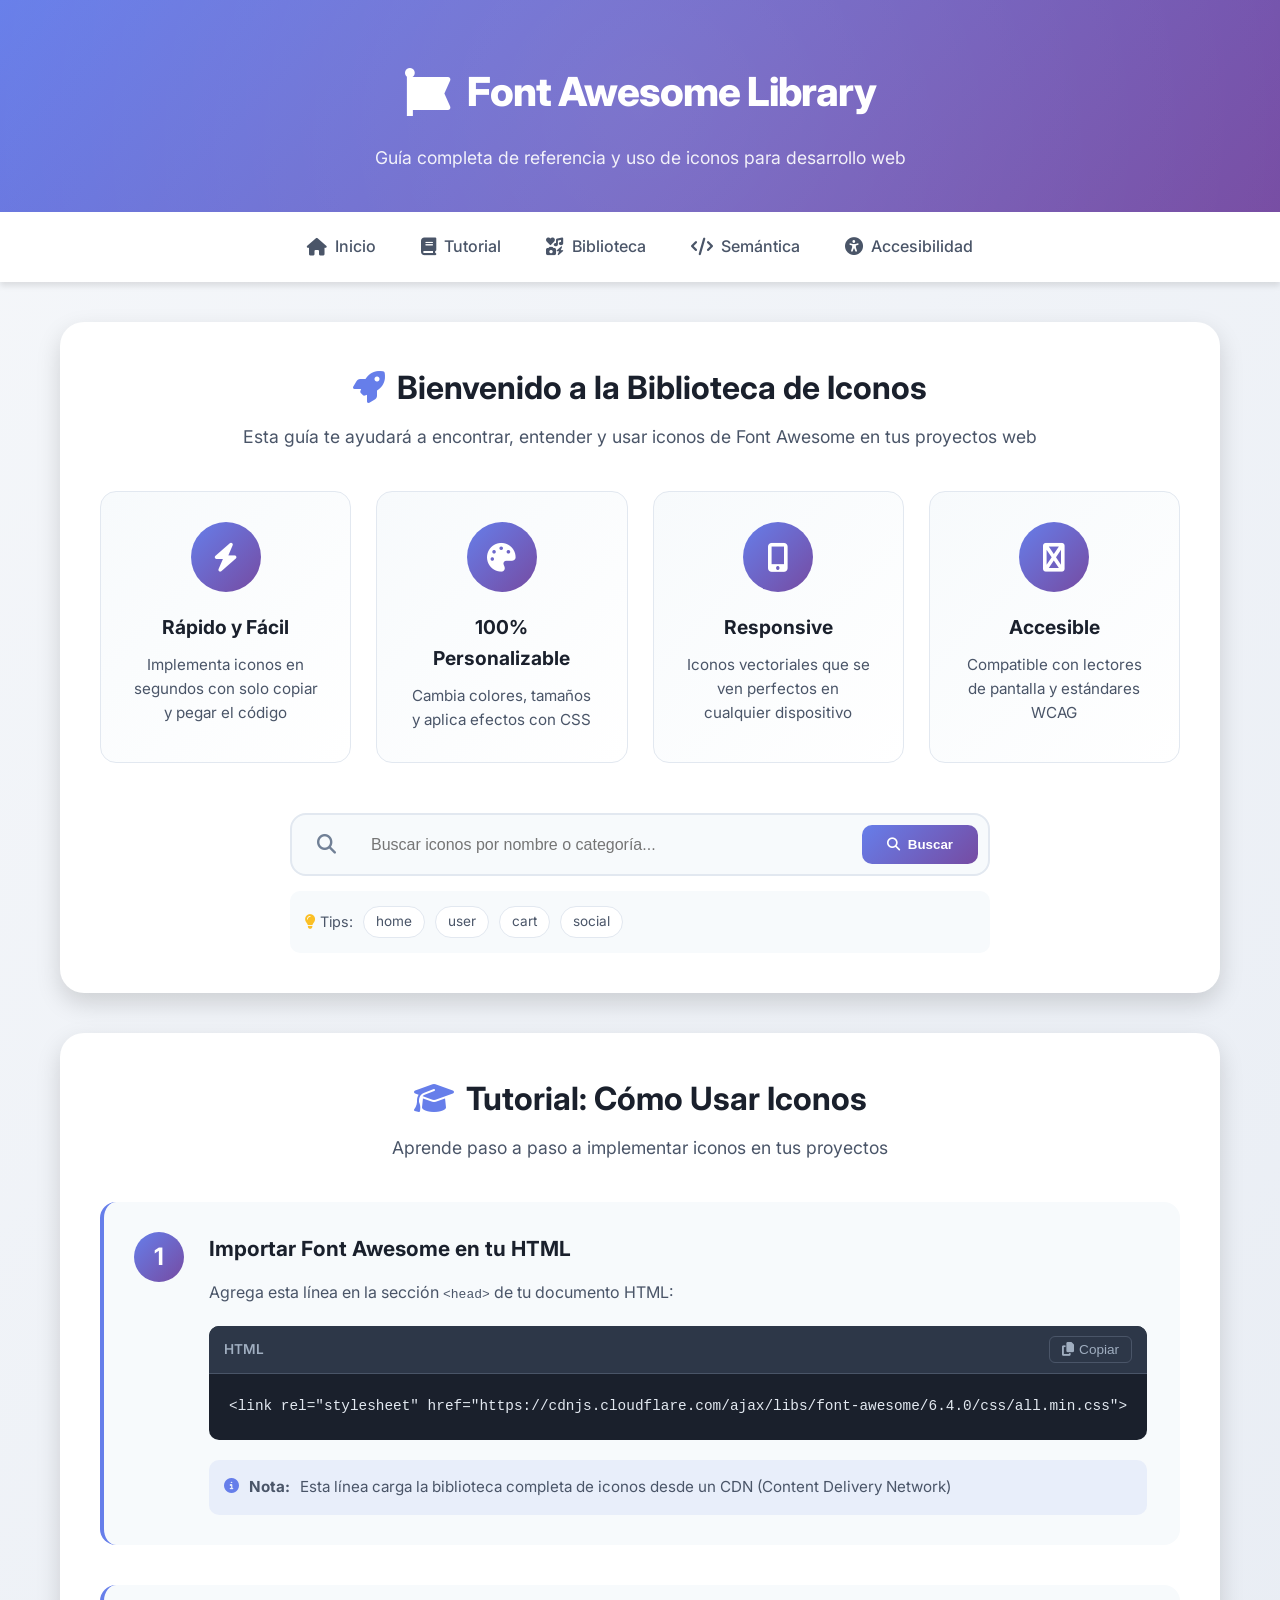
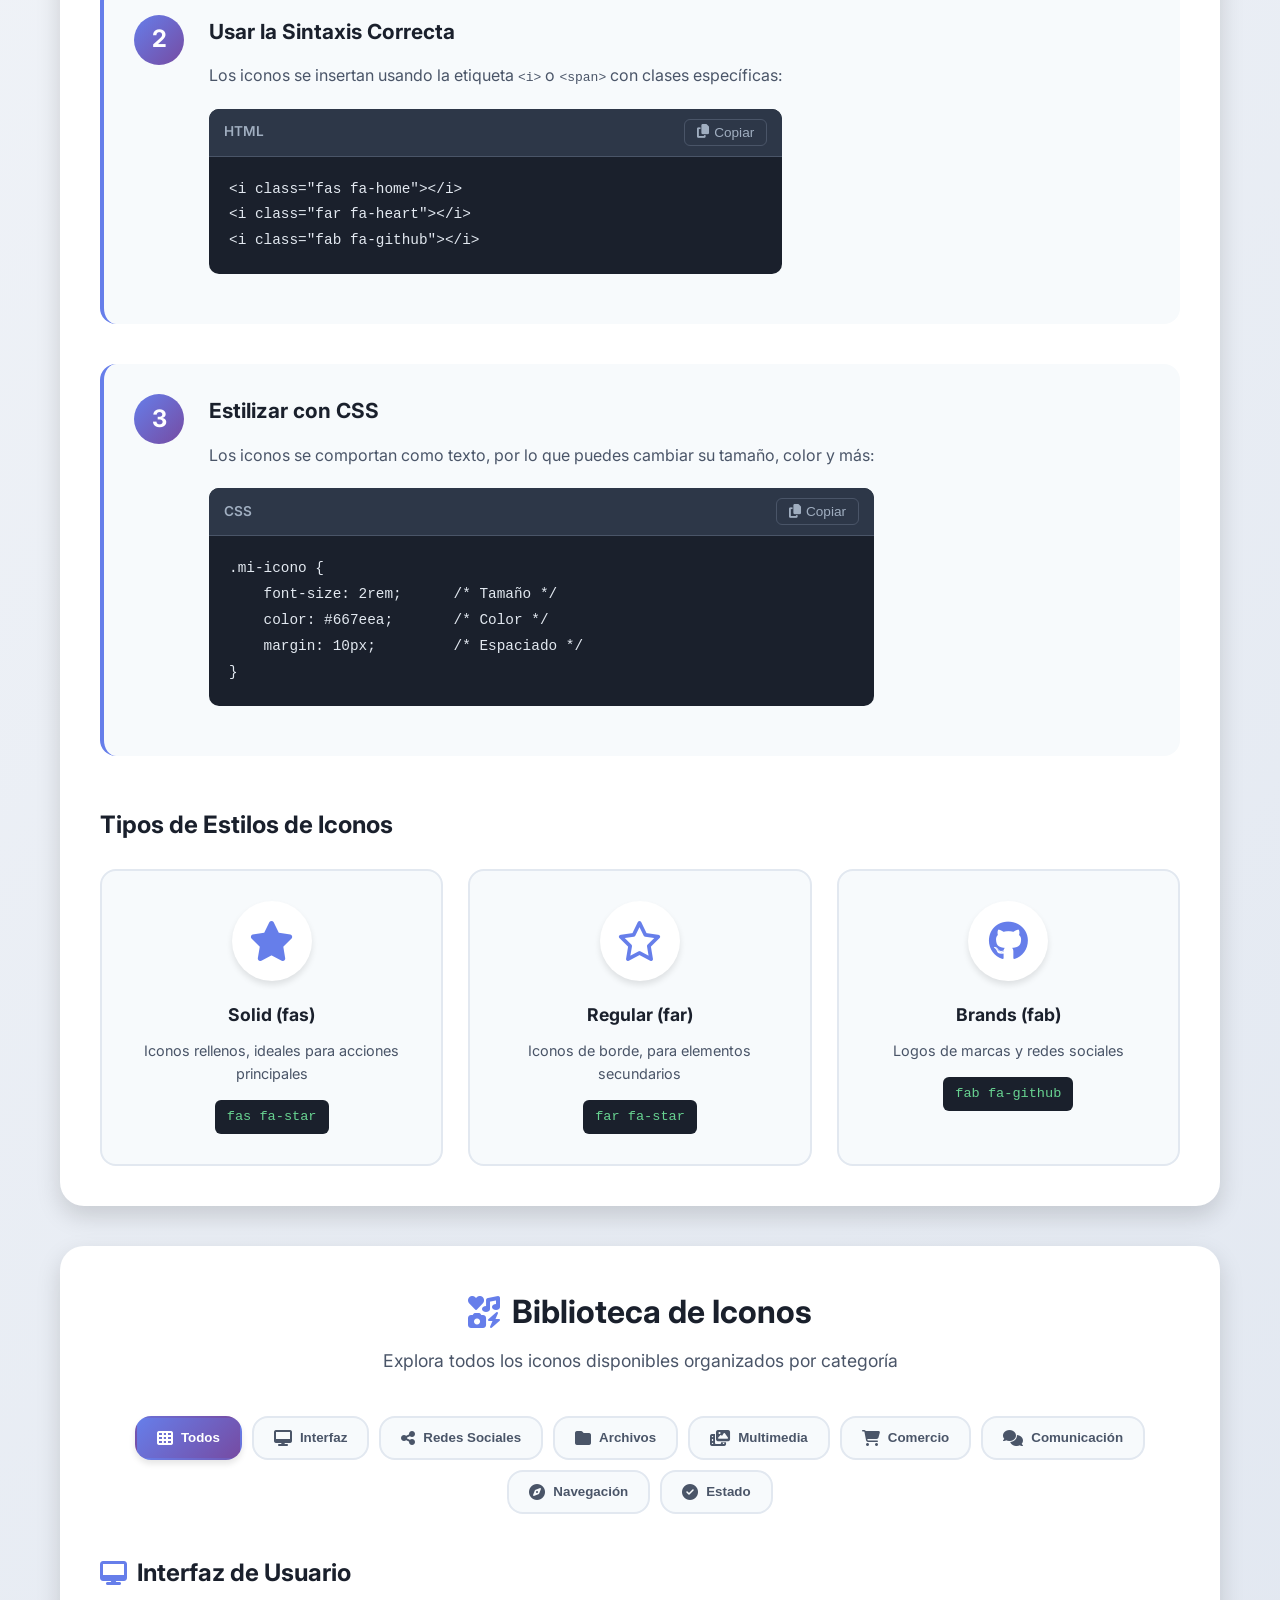
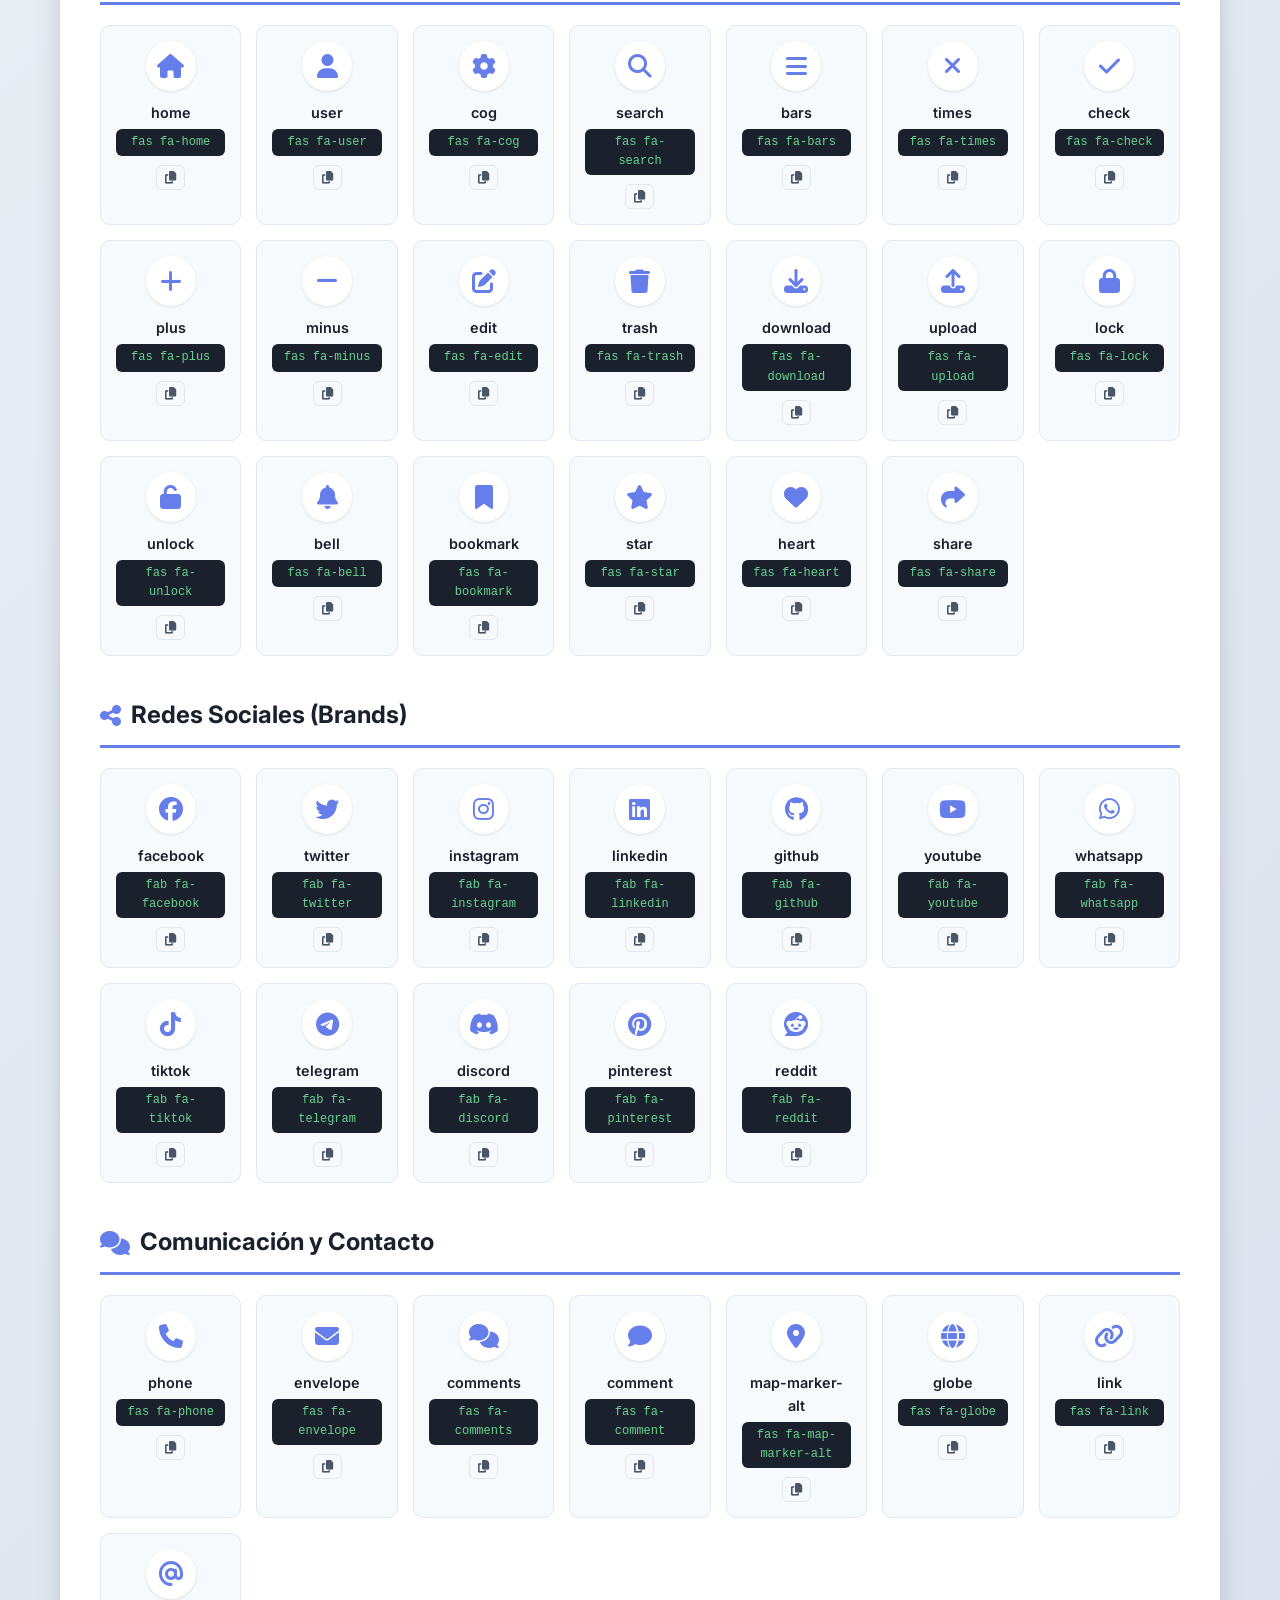
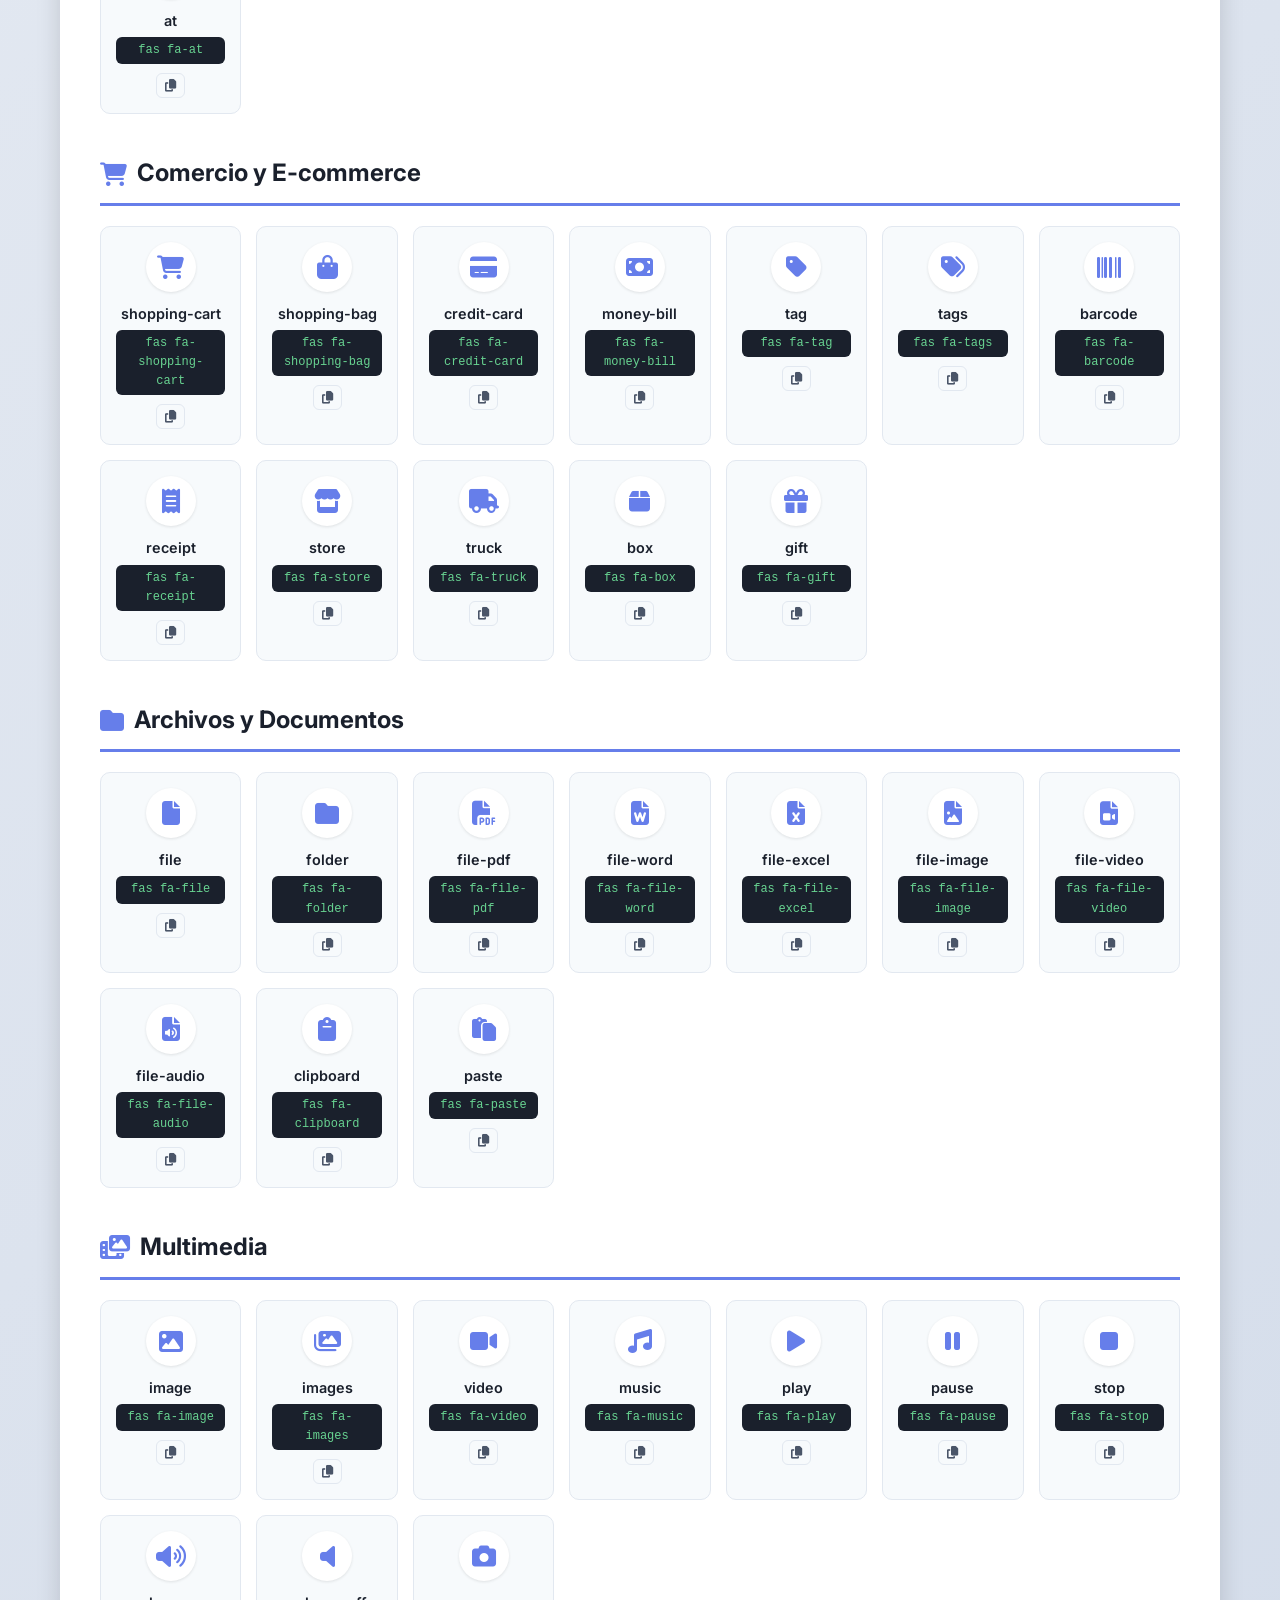
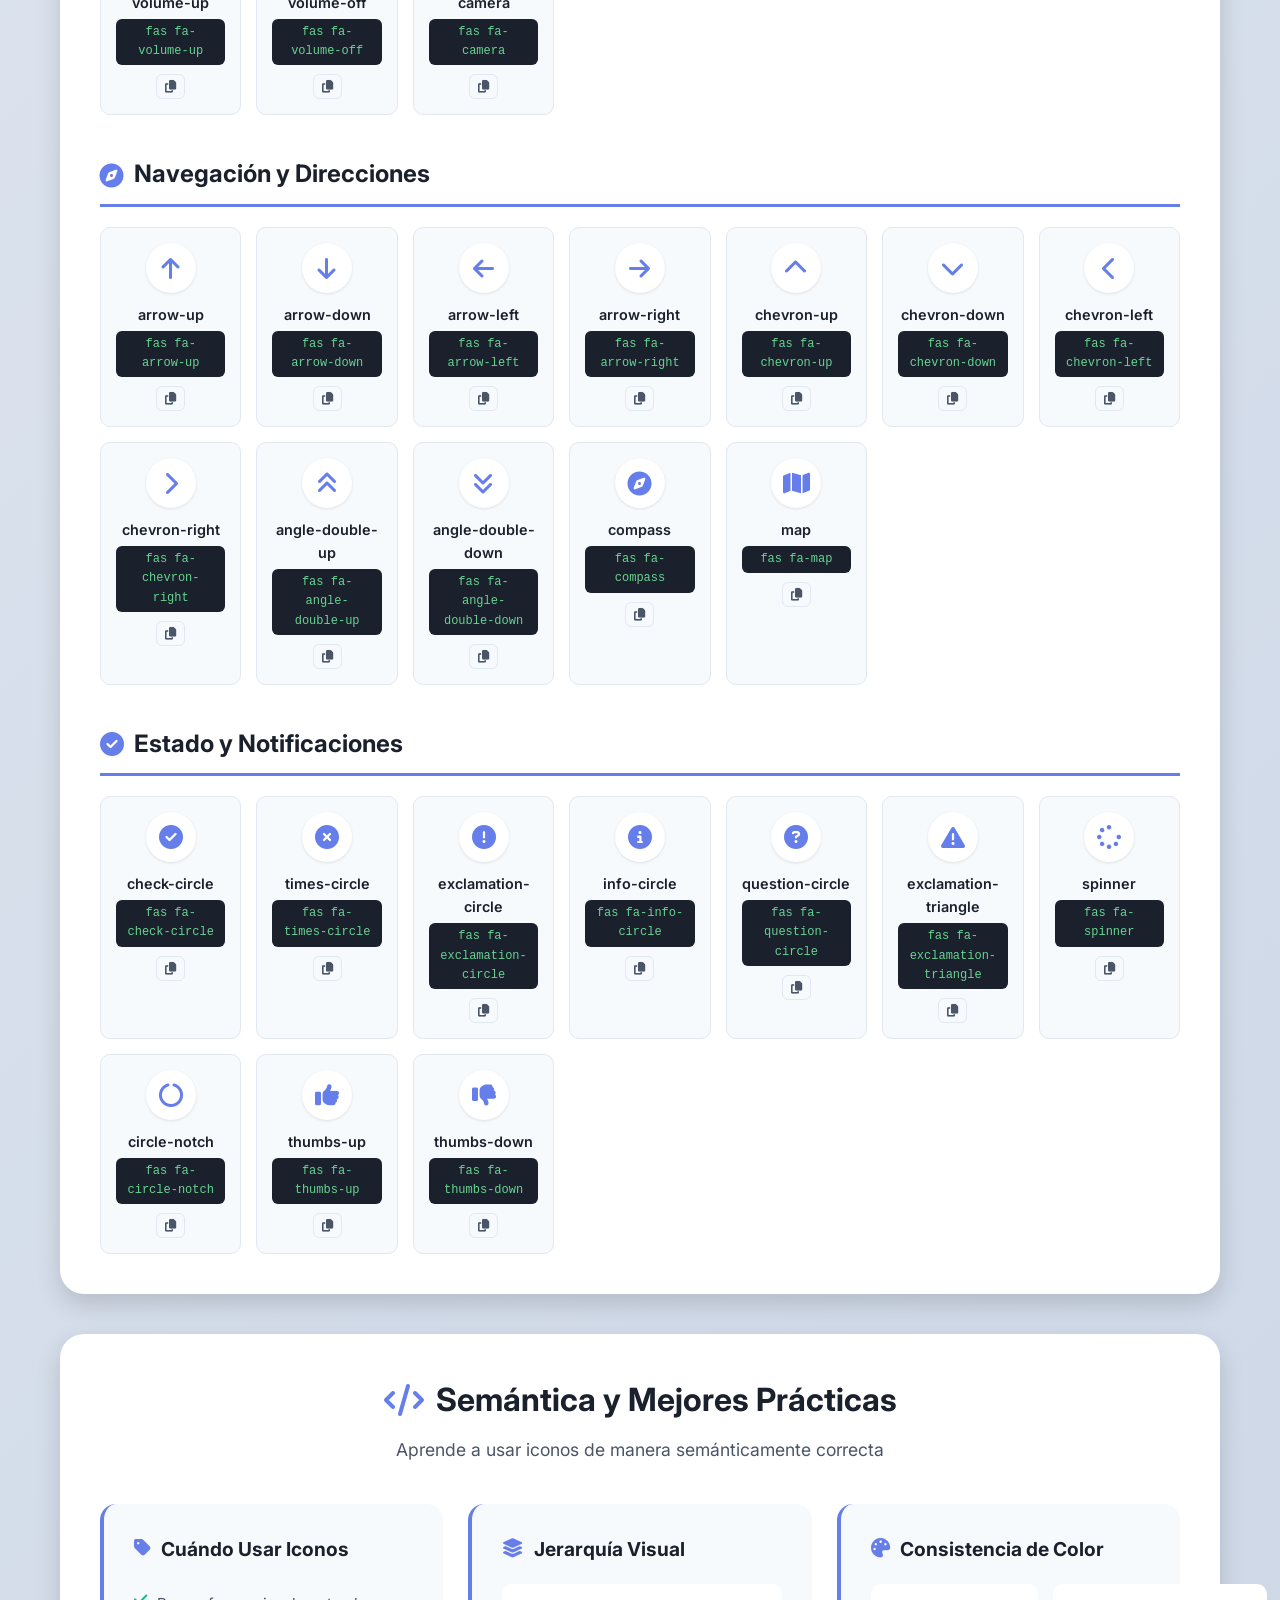
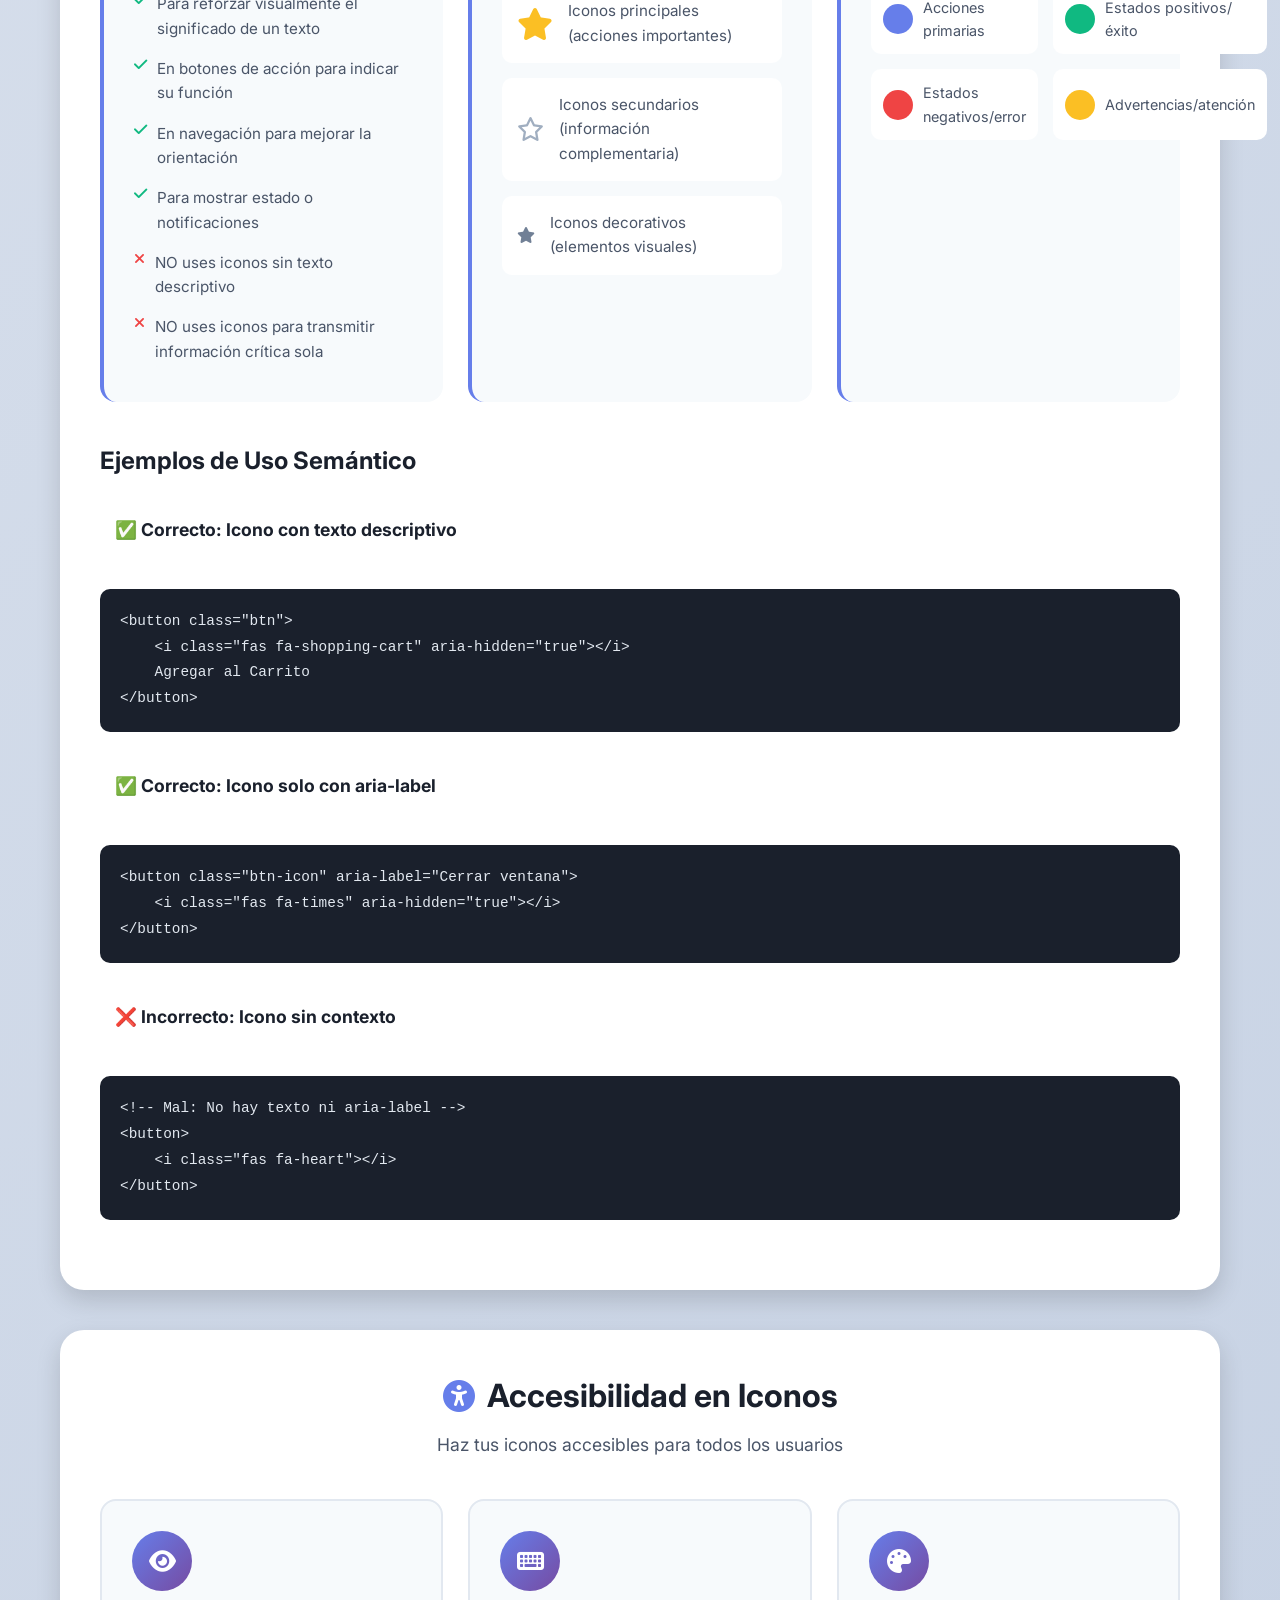
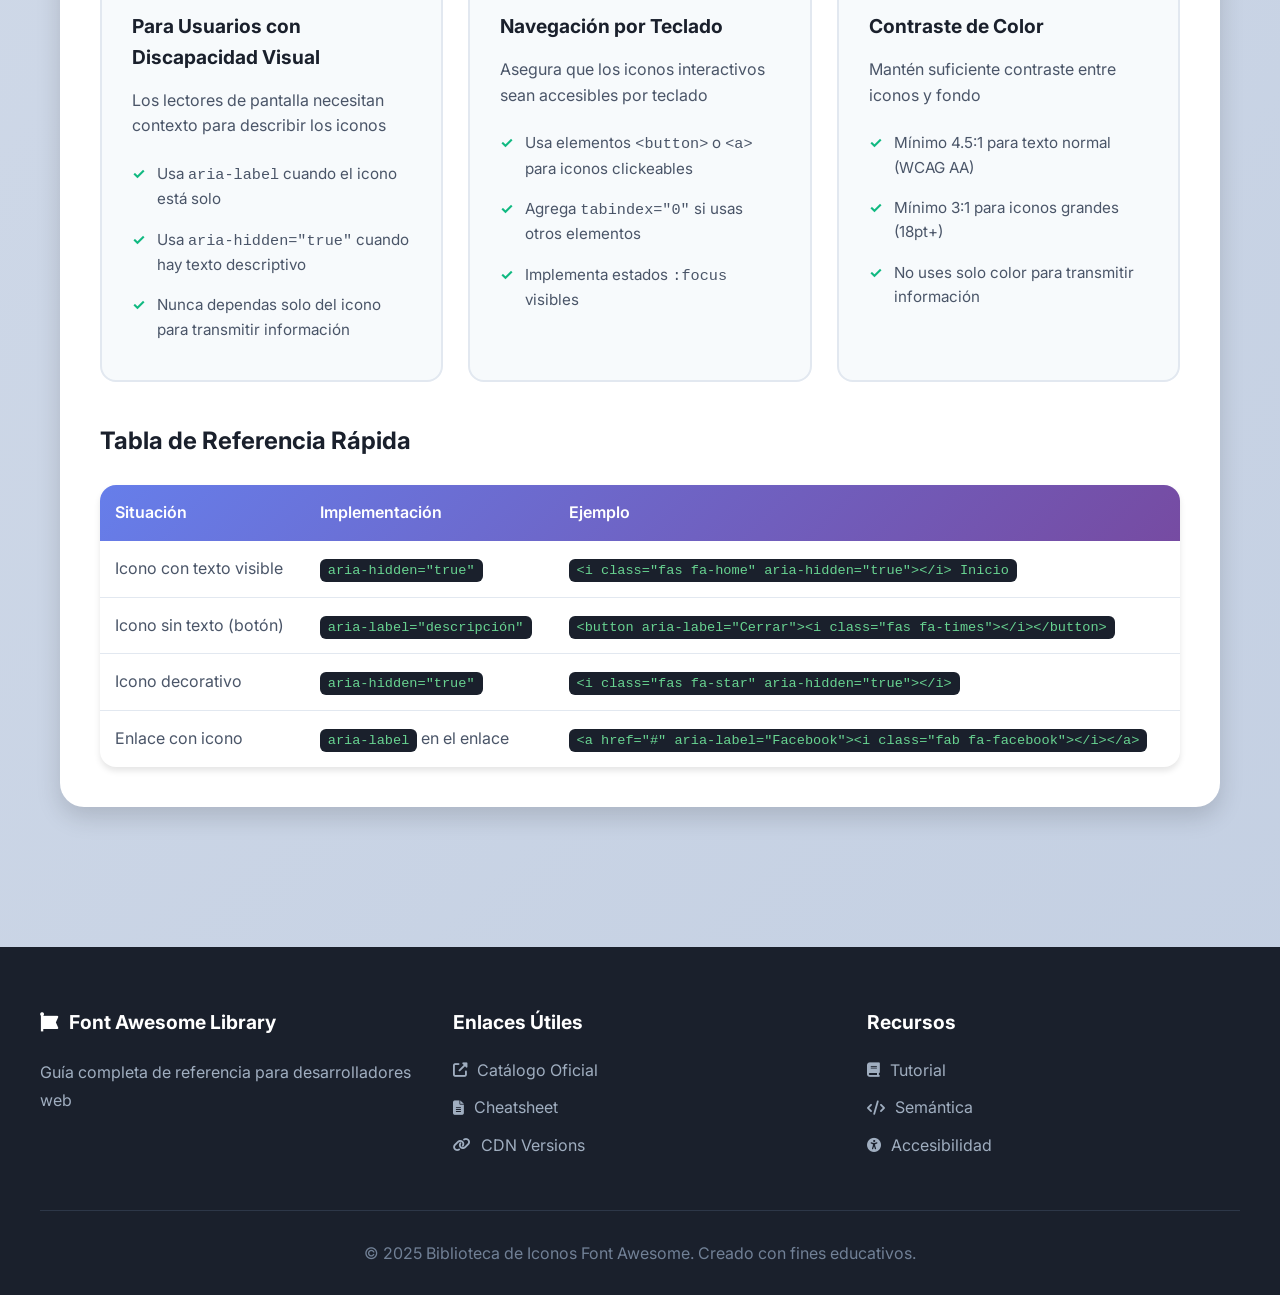
<file: biblioteca-iconos.html>
<!DOCTYPE html>
<html lang="es">
<head>
    <meta charset="UTF-8">
    <meta name="viewport" content="width=device-width, initial-scale=1.0">
    <title>Biblioteca Completa de Iconos Font Awesome | Guía de Referencia</title>
    
    <!-- Font Awesome CDN -->
    <link rel="stylesheet" href="https://cdnjs.cloudflare.com/ajax/libs/font-awesome/6.4.0/css/all.min.css">
    
    <!-- Google Fonts -->
    <link rel="preconnect" href="https://fonts.googleapis.com">
    <link rel="preconnect" href="https://fonts.gstatic.com" crossorigin>
    <link href="https://fonts.googleapis.com/css2?family=Inter:wght@300;400;500;600;700;800&display=swap" rel="stylesheet">
    
    <!-- Hoja de estilos personalizada -->
    <link rel="stylesheet" href="styles-biblioteca-iconos.css">
</head>
<body>
    
    <!-- Header Principal -->
    <header class="main-header">
        <div class="header-content">
            <div class="logo">
                <i class="fab fa-font-awesome"></i>
                <h1>Font Awesome Library</h1>
            </div>
            <p class="header-subtitle">Guía completa de referencia y uso de iconos para desarrollo web</p>
        </div>
    </header>

    <!-- Navegación -->
    <nav class="main-nav">
        <div class="nav-container">
            <a href="#inicio" class="nav-link active"><i class="fas fa-home"></i> Inicio</a>
            <a href="#tutorial" class="nav-link"><i class="fas fa-book"></i> Tutorial</a>
            <a href="#iconos" class="nav-link"><i class="fas fa-icons"></i> Biblioteca</a>
            <a href="#semanticas" class="nav-link"><i class="fas fa-code"></i> Semántica</a>
            <a href="#accesibilidad" class="nav-link"><i class="fas fa-universal-access"></i> Accesibilidad</a>
        </div>
    </nav>

    <!-- Contenido Principal -->
    <main class="main-content">
        
        <!-- Sección: Inicio -->
        <section id="inicio" class="content-section">
            <div class="section-header">
                <h2><i class="fas fa-rocket"></i> Bienvenido a la Biblioteca de Iconos</h2>
                <p>Esta guía te ayudará a encontrar, entender y usar iconos de Font Awesome en tus proyectos web</p>
            </div>

            <div class="info-cards">
                <div class="info-card">
                    <div class="card-icon">
                        <i class="fas fa-bolt"></i>
                    </div>
                    <h3>Rápido y Fácil</h3>
                    <p>Implementa iconos en segundos con solo copiar y pegar el código</p>
                </div>
                <div class="info-card">
                    <div class="card-icon">
                        <i class="fas fa-palette"></i>
                    </div>
                    <h3>100% Personalizable</h3>
                    <p>Cambia colores, tamaños y aplica efectos con CSS</p>
                </div>
                <div class="info-card">
                    <div class="card-icon">
                        <i class="fas fa-mobile-alt"></i>
                    </div>
                    <h3>Responsive</h3>
                    <p>Iconos vectoriales que se ven perfectos en cualquier dispositivo</p>
                </div>
                <div class="info-card">
                    <div class="card-icon">
                        <i class="fas fa-accessible-icon"></i>
                    </div>
                    <h3>Accesible</h3>
                    <p>Compatible con lectores de pantalla y estándares WCAG</p>
                </div>
            </div>

            <!-- Buscador de Iconos -->
            <div class="search-container">
                <div class="search-box">
                    <i class="fas fa-search search-icon"></i>
                    <input type="text" id="iconSearch" placeholder="Buscar iconos por nombre o categoría..." class="search-input">
                    <button class="search-btn" onclick="searchIcons()">
                        <i class="fas fa-search"></i> Buscar
                    </button>
                </div>
                <div class="search-tips">
                    <span><i class="fas fa-lightbulb"></i> Tips:</span>
                    <span class="tip-tag">home</span>
                    <span class="tip-tag">user</span>
                    <span class="tip-tag">cart</span>
                    <span class="tip-tag">social</span>
                </div>
            </div>
        </section>

        <!-- Sección: Tutorial -->
        <section id="tutorial" class="content-section">
            <div class="section-header">
                <h2><i class="fas fa-graduation-cap"></i> Tutorial: Cómo Usar Iconos</h2>
                <p>Aprende paso a paso a implementar iconos en tus proyectos</p>
            </div>

            <!-- Paso 1 -->
            <div class="tutorial-step">
                <div class="step-number">1</div>
                <div class="step-content">
                    <h3>Importar Font Awesome en tu HTML</h3>
                    <p>Agrega esta línea en la sección <code>&lt;head&gt;</code> de tu documento HTML:</p>
                    <div class="code-block">
                        <div class="code-header">
                            <span class="code-lang">HTML</span>
                            <button class="copy-btn" onclick="copyCode(this)"><i class="fas fa-copy"></i> Copiar</button>
                        </div>
                        <pre><code>&lt;link rel="stylesheet" href="https://cdnjs.cloudflare.com/ajax/libs/font-awesome/6.4.0/css/all.min.css"&gt;</code></pre>
                    </div>
                    <div class="step-note">
                        <i class="fas fa-info-circle"></i>
                        <strong>Nota:</strong> Esta línea carga la biblioteca completa de iconos desde un CDN (Content Delivery Network)
                    </div>
                </div>
            </div>

            <!-- Paso 2 -->
            <div class="tutorial-step">
                <div class="step-number">2</div>
                <div class="step-content">
                    <h3>Usar la Sintaxis Correcta</h3>
                    <p>Los iconos se insertan usando la etiqueta <code>&lt;i&gt;</code> o <code>&lt;span&gt;</code> con clases específicas:</p>
                    <div class="code-block">
                        <div class="code-header">
                            <span class="code-lang">HTML</span>
                            <button class="copy-btn" onclick="copyCode(this)"><i class="fas fa-copy"></i> Copiar</button>
                        </div>
                        <pre><code>&lt;i class="fas fa-home"&gt;&lt;/i&gt;
&lt;i class="far fa-heart"&gt;&lt;/i&gt;
&lt;i class="fab fa-github"&gt;&lt;/i&gt;</code></pre>
                    </div>
                </div>
            </div>

            <!-- Paso 3 -->
            <div class="tutorial-step">
                <div class="step-number">3</div>
                <div class="step-content">
                    <h3>Estilizar con CSS</h3>
                    <p>Los iconos se comportan como texto, por lo que puedes cambiar su tamaño, color y más:</p>
                    <div class="code-block">
                        <div class="code-header">
                            <span class="code-lang">CSS</span>
                            <button class="copy-btn" onclick="copyCode(this)"><i class="fas fa-copy"></i> Copiar</button>
                        </div>
                        <pre><code>.mi-icono {
    font-size: 2rem;      /* Tamaño */
    color: #667eea;       /* Color */
    margin: 10px;         /* Espaciado */
}</code></pre>
                    </div>
                </div>
            </div>

            <!-- Tipos de Estilos -->
            <div class="style-types">
                <h3>Tipos de Estilos de Iconos</h3>
                <div class="style-grid">
                    <div class="style-card">
                        <div class="style-preview">
                            <i class="fas fa-star"></i>
                        </div>
                        <h4>Solid (fas)</h4>
                        <p>Iconos rellenos, ideales para acciones principales</p>
                        <code>fas fa-star</code>
                    </div>
                    <div class="style-card">
                        <div class="style-preview">
                            <i class="far fa-star"></i>
                        </div>
                        <h4>Regular (far)</h4>
                        <p>Iconos de borde, para elementos secundarios</p>
                        <code>far fa-star</code>
                    </div>
                    <div class="style-card">
                        <div class="style-preview">
                            <i class="fab fa-github"></i>
                        </div>
                        <h4>Brands (fab)</h4>
                        <p>Logos de marcas y redes sociales</p>
                        <code>fab fa-github</code>
                    </div>
                </div>
            </div>
        </section>

        <!-- Sección: Biblioteca de Iconos -->
        <section id="iconos" class="content-section">
            <div class="section-header">
                <h2><i class="fas fa-icons"></i> Biblioteca de Iconos</h2>
                <p>Explora todos los iconos disponibles organizados por categoría</p>
            </div>

            <!-- Filtros de Categoría -->
            <div class="category-filters">
                <button class="filter-btn active" data-category="all">
                    <i class="fas fa-th"></i> Todos
                </button>
                <button class="filter-btn" data-category="interface">
                    <i class="fas fa-desktop"></i> Interfaz
                </button>
                <button class="filter-btn" data-category="social">
                    <i class="fas fa-share-alt"></i> Redes Sociales
                </button>
                <button class="filter-btn" data-category="files">
                    <i class="fas fa-folder"></i> Archivos
                </button>
                <button class="filter-btn" data-category="media">
                    <i class="fas fa-photo-video"></i> Multimedia
                </button>
                <button class="filter-btn" data-category="commerce">
                    <i class="fas fa-shopping-cart"></i> Comercio
                </button>
                <button class="filter-btn" data-category="communication">
                    <i class="fas fa-comments"></i> Comunicación
                </button>
                <button class="filter-btn" data-category="navigation">
                    <i class="fas fa-compass"></i> Navegación
                </button>
                <button class="filter-btn" data-category="status">
                    <i class="fas fa-check-circle"></i> Estado
                </button>
            </div>

            <!-- Grid de Iconos -->
            <div class="icons-grid" id="iconsGrid">
                
                <!-- Categoría: Interfaz -->
                <div class="icon-category" data-category="interface">
                    <h3 class="category-title"><i class="fas fa-desktop"></i> Interfaz de Usuario</h3>
                    <div class="icons-wrapper">
                        <div class="icon-item" data-name="home inicio">
                            <div class="icon-display"><i class="fas fa-home"></i></div>
                            <div class="icon-info">
                                <span class="icon-name">home</span>
                                <code>fas fa-home</code>
                                <button class="copy-icon-btn" onclick="copyIconCode(this)"><i class="fas fa-copy"></i></button>
                            </div>
                        </div>
                        <div class="icon-item" data-name="user usuario perfil">
                            <div class="icon-display"><i class="fas fa-user"></i></div>
                            <div class="icon-info">
                                <span class="icon-name">user</span>
                                <code>fas fa-user</code>
                                <button class="copy-icon-btn" onclick="copyIconCode(this)"><i class="fas fa-copy"></i></button>
                            </div>
                        </div>
                        <div class="icon-item" data-name="cog settings configuracion">
                            <div class="icon-display"><i class="fas fa-cog"></i></div>
                            <div class="icon-info">
                                <span class="icon-name">cog</span>
                                <code>fas fa-cog</code>
                                <button class="copy-icon-btn" onclick="copyIconCode(this)"><i class="fas fa-copy"></i></button>
                            </div>
                        </div>
                        <div class="icon-item" data-name="search buscar lupa">
                            <div class="icon-display"><i class="fas fa-search"></i></div>
                            <div class="icon-info">
                                <span class="icon-name">search</span>
                                <code>fas fa-search</code>
                                <button class="copy-icon-btn" onclick="copyIconCode(this)"><i class="fas fa-copy"></i></button>
                            </div>
                        </div>
                        <div class="icon-item" data-name="menu hamburguesa">
                            <div class="icon-display"><i class="fas fa-bars"></i></div>
                            <div class="icon-info">
                                <span class="icon-name">bars</span>
                                <code>fas fa-bars</code>
                                <button class="copy-icon-btn" onclick="copyIconCode(this)"><i class="fas fa-copy"></i></button>
                            </div>
                        </div>
                        <div class="icon-item" data-name="close x cerrar">
                            <div class="icon-display"><i class="fas fa-times"></i></div>
                            <div class="icon-info">
                                <span class="icon-name">times</span>
                                <code>fas fa-times</code>
                                <button class="copy-icon-btn" onclick="copyIconCode(this)"><i class="fas fa-copy"></i></button>
                            </div>
                        </div>
                        <div class="icon-item" data-name="check verificar">
                            <div class="icon-display"><i class="fas fa-check"></i></div>
                            <div class="icon-info">
                                <span class="icon-name">check</span>
                                <code>fas fa-check</code>
                                <button class="copy-icon-btn" onclick="copyIconCode(this)"><i class="fas fa-copy"></i></button>
                            </div>
                        </div>
                        <div class="icon-item" data-name="plus agregar añadir">
                            <div class="icon-display"><i class="fas fa-plus"></i></div>
                            <div class="icon-info">
                                <span class="icon-name">plus</span>
                                <code>fas fa-plus</code>
                                <button class="copy-icon-btn" onclick="copyIconCode(this)"><i class="fas fa-copy"></i></button>
                            </div>
                        </div>
                        <div class="icon-item" data-name="minus restar">
                            <div class="icon-display"><i class="fas fa-minus"></i></div>
                            <div class="icon-info">
                                <span class="icon-name">minus</span>
                                <code>fas fa-minus</code>
                                <button class="copy-icon-btn" onclick="copyIconCode(this)"><i class="fas fa-copy"></i></button>
                            </div>
                        </div>
                        <div class="icon-item" data-name="edit editar lapiz">
                            <div class="icon-display"><i class="fas fa-edit"></i></div>
                            <div class="icon-info">
                                <span class="icon-name">edit</span>
                                <code>fas fa-edit</code>
                                <button class="copy-icon-btn" onclick="copyIconCode(this)"><i class="fas fa-copy"></i></button>
                            </div>
                        </div>
                        <div class="icon-item" data-name="trash eliminar basura">
                            <div class="icon-display"><i class="fas fa-trash"></i></div>
                            <div class="icon-info">
                                <span class="icon-name">trash</span>
                                <code>fas fa-trash</code>
                                <button class="copy-icon-btn" onclick="copyIconCode(this)"><i class="fas fa-copy"></i></button>
                            </div>
                        </div>
                        <div class="icon-item" data-name="download descargar">
                            <div class="icon-display"><i class="fas fa-download"></i></div>
                            <div class="icon-info">
                                <span class="icon-name">download</span>
                                <code>fas fa-download</code>
                                <button class="copy-icon-btn" onclick="copyIconCode(this)"><i class="fas fa-copy"></i></button>
                            </div>
                        </div>
                        <div class="icon-item" data-name="upload subir">
                            <div class="icon-display"><i class="fas fa-upload"></i></div>
                            <div class="icon-info">
                                <span class="icon-name">upload</span>
                                <code>fas fa-upload</code>
                                <button class="copy-icon-btn" onclick="copyIconCode(this)"><i class="fas fa-copy"></i></button>
                            </div>
                        </div>
                        <div class="icon-item" data-name="lock candado seguro">
                            <div class="icon-display"><i class="fas fa-lock"></i></div>
                            <div class="icon-info">
                                <span class="icon-name">lock</span>
                                <code>fas fa-lock</code>
                                <button class="copy-icon-btn" onclick="copyIconCode(this)"><i class="fas fa-copy"></i></button>
                            </div>
                        </div>
                        <div class="icon-item" data-name="unlock desbloquear">
                            <div class="icon-display"><i class="fas fa-unlock"></i></div>
                            <div class="icon-info">
                                <span class="icon-name">unlock</span>
                                <code>fas fa-unlock</code>
                                <button class="copy-icon-btn" onclick="copyIconCode(this)"><i class="fas fa-copy"></i></button>
                            </div>
                        </div>
                        <div class="icon-item" data-name="bell notificacion campana">
                            <div class="icon-display"><i class="fas fa-bell"></i></div>
                            <div class="icon-info">
                                <span class="icon-name">bell</span>
                                <code>fas fa-bell</code>
                                <button class="copy-icon-btn" onclick="copyIconCode(this)"><i class="fas fa-copy"></i></button>
                            </div>
                        </div>
                        <div class="icon-item" data-name="bookmark marcar favorito">
                            <div class="icon-display"><i class="fas fa-bookmark"></i></div>
                            <div class="icon-info">
                                <span class="icon-name">bookmark</span>
                                <code>fas fa-bookmark</code>
                                <button class="copy-icon-btn" onclick="copyIconCode(this)"><i class="fas fa-copy"></i></button>
                            </div>
                        </div>
                        <div class="icon-item" data-name="star calificacion favorito">
                            <div class="icon-display"><i class="fas fa-star"></i></div>
                            <div class="icon-info">
                                <span class="icon-name">star</span>
                                <code>fas fa-star</code>
                                <button class="copy-icon-btn" onclick="copyIconCode(this)"><i class="fas fa-copy"></i></button>
                            </div>
                        </div>
                        <div class="icon-item" data-name="heart amor like">
                            <div class="icon-display"><i class="fas fa-heart"></i></div>
                            <div class="icon-info">
                                <span class="icon-name">heart</span>
                                <code>fas fa-heart</code>
                                <button class="copy-icon-btn" onclick="copyIconCode(this)"><i class="fas fa-copy"></i></button>
                            </div>
                        </div>
                        <div class="icon-item" data-name="share compartir">
                            <div class="icon-display"><i class="fas fa-share"></i></div>
                            <div class="icon-info">
                                <span class="icon-name">share</span>
                                <code>fas fa-share</code>
                                <button class="copy-icon-btn" onclick="copyIconCode(this)"><i class="fas fa-copy"></i></button>
                            </div>
                        </div>
                    </div>
                </div>

                <!-- Categoría: Redes Sociales -->
                <div class="icon-category" data-category="social">
                    <h3 class="category-title"><i class="fas fa-share-alt"></i> Redes Sociales (Brands)</h3>
                    <div class="icons-wrapper">
                        <div class="icon-item" data-name="facebook fb">
                            <div class="icon-display"><i class="fab fa-facebook"></i></div>
                            <div class="icon-info">
                                <span class="icon-name">facebook</span>
                                <code>fab fa-facebook</code>
                                <button class="copy-icon-btn" onclick="copyIconCode(this)"><i class="fas fa-copy"></i></button>
                            </div>
                        </div>
                        <div class="icon-item" data-name="twitter x">
                            <div class="icon-display"><i class="fab fa-twitter"></i></div>
                            <div class="icon-info">
                                <span class="icon-name">twitter</span>
                                <code>fab fa-twitter</code>
                                <button class="copy-icon-btn" onclick="copyIconCode(this)"><i class="fas fa-copy"></i></button>
                            </div>
                        </div>
                        <div class="icon-item" data-name="instagram insta">
                            <div class="icon-display"><i class="fab fa-instagram"></i></div>
                            <div class="icon-info">
                                <span class="icon-name">instagram</span>
                                <code>fab fa-instagram</code>
                                <button class="copy-icon-btn" onclick="copyIconCode(this)"><i class="fas fa-copy"></i></button>
                            </div>
                        </div>
                        <div class="icon-item" data-name="linkedin linkedin-in">
                            <div class="icon-display"><i class="fab fa-linkedin"></i></div>
                            <div class="icon-info">
                                <span class="icon-name">linkedin</span>
                                <code>fab fa-linkedin</code>
                                <button class="copy-icon-btn" onclick="copyIconCode(this)"><i class="fas fa-copy"></i></button>
                            </div>
                        </div>
                        <div class="icon-item" data-name="github git">
                            <div class="icon-display"><i class="fab fa-github"></i></div>
                            <div class="icon-info">
                                <span class="icon-name">github</span>
                                <code>fab fa-github</code>
                                <button class="copy-icon-btn" onclick="copyIconCode(this)"><i class="fas fa-copy"></i></button>
                            </div>
                        </div>
                        <div class="icon-item" data-name="youtube video">
                            <div class="icon-display"><i class="fab fa-youtube"></i></div>
                            <div class="icon-info">
                                <span class="icon-name">youtube</span>
                                <code>fab fa-youtube</code>
                                <button class="copy-icon-btn" onclick="copyIconCode(this)"><i class="fas fa-copy"></i></button>
                            </div>
                        </div>
                        <div class="icon-item" data-name="whatsapp wa">
                            <div class="icon-display"><i class="fab fa-whatsapp"></i></div>
                            <div class="icon-info">
                                <span class="icon-name">whatsapp</span>
                                <code>fab fa-whatsapp</code>
                                <button class="copy-icon-btn" onclick="copyIconCode(this)"><i class="fas fa-copy"></i></button>
                            </div>
                        </div>
                        <div class="icon-item" data-name="tiktok">
                            <div class="icon-display"><i class="fab fa-tiktok"></i></div>
                            <div class="icon-info">
                                <span class="icon-name">tiktok</span>
                                <code>fab fa-tiktok</code>
                                <button class="copy-icon-btn" onclick="copyIconCode(this)"><i class="fas fa-copy"></i></button>
                            </div>
                        </div>
                        <div class="icon-item" data-name="telegram">
                            <div class="icon-display"><i class="fab fa-telegram"></i></div>
                            <div class="icon-info">
                                <span class="icon-name">telegram</span>
                                <code>fab fa-telegram</code>
                                <button class="copy-icon-btn" onclick="copyIconCode(this)"><i class="fas fa-copy"></i></button>
                            </div>
                        </div>
                        <div class="icon-item" data-name="discord">
                            <div class="icon-display"><i class="fab fa-discord"></i></div>
                            <div class="icon-info">
                                <span class="icon-name">discord</span>
                                <code>fab fa-discord</code>
                                <button class="copy-icon-btn" onclick="copyIconCode(this)"><i class="fas fa-copy"></i></button>
                            </div>
                        </div>
                        <div class="icon-item" data-name="pinterest">
                            <div class="icon-display"><i class="fab fa-pinterest"></i></div>
                            <div class="icon-info">
                                <span class="icon-name">pinterest</span>
                                <code>fab fa-pinterest</code>
                                <button class="copy-icon-btn" onclick="copyIconCode(this)"><i class="fas fa-copy"></i></button>
                            </div>
                        </div>
                        <div class="icon-item" data-name="reddit">
                            <div class="icon-display"><i class="fab fa-reddit"></i></div>
                            <div class="icon-info">
                                <span class="icon-name">reddit</span>
                                <code>fab fa-reddit</code>
                                <button class="copy-icon-btn" onclick="copyIconCode(this)"><i class="fas fa-copy"></i></button>
                            </div>
                        </div>
                    </div>
                </div>

                <!-- Categoría: Comunicación -->
                <div class="icon-category" data-category="communication">
                    <h3 class="category-title"><i class="fas fa-comments"></i> Comunicación y Contacto</h3>
                    <div class="icons-wrapper">
                        <div class="icon-item" data-name="phone telefono llamar">
                            <div class="icon-display"><i class="fas fa-phone"></i></div>
                            <div class="icon-info">
                                <span class="icon-name">phone</span>
                                <code>fas fa-phone</code>
                                <button class="copy-icon-btn" onclick="copyIconCode(this)"><i class="fas fa-copy"></i></button>
                            </div>
                        </div>
                        <div class="icon-item" data-name="envelope email correo">
                            <div class="icon-display"><i class="fas fa-envelope"></i></div>
                            <div class="icon-info">
                                <span class="icon-name">envelope</span>
                                <code>fas fa-envelope</code>
                                <button class="copy-icon-btn" onclick="copyIconCode(this)"><i class="fas fa-copy"></i></button>
                            </div>
                        </div>
                        <div class="icon-item" data-name="comments chat mensaje">
                            <div class="icon-display"><i class="fas fa-comments"></i></div>
                            <div class="icon-info">
                                <span class="icon-name">comments</span>
                                <code>fas fa-comments</code>
                                <button class="copy-icon-btn" onclick="copyIconCode(this)"><i class="fas fa-copy"></i></button>
                            </div>
                        </div>
                        <div class="icon-item" data-name="comment comentario">
                            <div class="icon-display"><i class="fas fa-comment"></i></div>
                            <div class="icon-info">
                                <span class="icon-name">comment</span>
                                <code>fas fa-comment</code>
                                <button class="copy-icon-btn" onclick="copyIconCode(this)"><i class="fas fa-copy"></i></button>
                            </div>
                        </div>
                        <div class="icon-item" data-name="map-marker ubicacion lugar">
                            <div class="icon-display"><i class="fas fa-map-marker-alt"></i></div>
                            <div class="icon-info">
                                <span class="icon-name">map-marker-alt</span>
                                <code>fas fa-map-marker-alt</code>
                                <button class="copy-icon-btn" onclick="copyIconCode(this)"><i class="fas fa-copy"></i></button>
                            </div>
                        </div>
                        <div class="icon-item" data-name="globe mundo web">
                            <div class="icon-display"><i class="fas fa-globe"></i></div>
                            <div class="icon-info">
                                <span class="icon-name">globe</span>
                                <code>fas fa-globe</code>
                                <button class="copy-icon-btn" onclick="copyIconCode(this)"><i class="fas fa-copy"></i></button>
                            </div>
                        </div>
                        <div class="icon-item" data-name="link cadena enlace">
                            <div class="icon-display"><i class="fas fa-link"></i></div>
                            <div class="icon-info">
                                <span class="icon-name">link</span>
                                <code>fas fa-link</code>
                                <button class="copy-icon-btn" onclick="copyIconCode(this)"><i class="fas fa-copy"></i></button>
                            </div>
                        </div>
                        <div class="icon-item" data-name="at arroba email">
                            <div class="icon-display"><i class="fas fa-at"></i></div>
                            <div class="icon-info">
                                <span class="icon-name">at</span>
                                <code>fas fa-at</code>
                                <button class="copy-icon-btn" onclick="copyIconCode(this)"><i class="fas fa-copy"></i></button>
                            </div>
                        </div>
                    </div>
                </div>

                <!-- Categoría: Comercio -->
                <div class="icon-category" data-category="commerce">
                    <h3 class="category-title"><i class="fas fa-shopping-cart"></i> Comercio y E-commerce</h3>
                    <div class="icons-wrapper">
                        <div class="icon-item" data-name="shopping-cart carrito compra">
                            <div class="icon-display"><i class="fas fa-shopping-cart"></i></div>
                            <div class="icon-info">
                                <span class="icon-name">shopping-cart</span>
                                <code>fas fa-shopping-cart</code>
                                <button class="copy-icon-btn" onclick="copyIconCode(this)"><i class="fas fa-copy"></i></button>
                            </div>
                        </div>
                        <div class="icon-item" data-name="shopping-bag bolsa compra">
                            <div class="icon-display"><i class="fas fa-shopping-bag"></i></div>
                            <div class="icon-info">
                                <span class="icon-name">shopping-bag</span>
                                <code>fas fa-shopping-bag</code>
                                <button class="copy-icon-btn" onclick="copyIconCode(this)"><i class="fas fa-copy"></i></button>
                            </div>
                        </div>
                        <div class="icon-item" data-name="credit-card pago tarjeta">
                            <div class="icon-display"><i class="fas fa-credit-card"></i></div>
                            <div class="icon-info">
                                <span class="icon-name">credit-card</span>
                                <code>fas fa-credit-card</code>
                                <button class="copy-icon-btn" onclick="copyIconCode(this)"><i class="fas fa-copy"></i></button>
                            </div>
                        </div>
                        <div class="icon-item" data-name="money-bill dinero efectivo">
                            <div class="icon-display"><i class="fas fa-money-bill"></i></div>
                            <div class="icon-info">
                                <span class="icon-name">money-bill</span>
                                <code>fas fa-money-bill</code>
                                <button class="copy-icon-btn" onclick="copyIconCode(this)"><i class="fas fa-copy"></i></button>
                            </div>
                        </div>
                        <div class="icon-item" data-name="tag etiqueta precio">
                            <div class="icon-display"><i class="fas fa-tag"></i></div>
                            <div class="icon-info">
                                <span class="icon-name">tag</span>
                                <code>fas fa-tag</code>
                                <button class="copy-icon-btn" onclick="copyIconCode(this)"><i class="fas fa-copy"></i></button>
                            </div>
                        </div>
                        <div class="icon-item" data-name="tags etiquetas">
                            <div class="icon-display"><i class="fas fa-tags"></i></div>
                            <div class="icon-info">
                                <span class="icon-name">tags</span>
                                <code>fas fa-tags</code>
                                <button class="copy-icon-btn" onclick="copyIconCode(this)"><i class="fas fa-copy"></i></button>
                            </div>
                        </div>
                        <div class="icon-item" data-name="barcode codigo barras">
                            <div class="icon-display"><i class="fas fa-barcode"></i></div>
                            <div class="icon-info">
                                <span class="icon-name">barcode</span>
                                <code>fas fa-barcode</code>
                                <button class="copy-icon-btn" onclick="copyIconCode(this)"><i class="fas fa-copy"></i></button>
                            </div>
                        </div>
                        <div class="icon-item" data-name="receipt recibo factura">
                            <div class="icon-display"><i class="fas fa-receipt"></i></div>
                            <div class="icon-info">
                                <span class="icon-name">receipt</span>
                                <code>fas fa-receipt</code>
                                <button class="copy-icon-btn" onclick="copyIconCode(this)"><i class="fas fa-copy"></i></button>
                            </div>
                        </div>
                        <div class="icon-item" data-name="store tienda comercio">
                            <div class="icon-display"><i class="fas fa-store"></i></div>
                            <div class="icon-info">
                                <span class="icon-name">store</span>
                                <code>fas fa-store</code>
                                <button class="copy-icon-btn" onclick="copyIconCode(this)"><i class="fas fa-copy"></i></button>
                            </div>
                        </div>
                        <div class="icon-item" data-name="truck envio entrega">
                            <div class="icon-display"><i class="fas fa-truck"></i></div>
                            <div class="icon-info">
                                <span class="icon-name">truck</span>
                                <code>fas fa-truck</code>
                                <button class="copy-icon-btn" onclick="copyIconCode(this)"><i class="fas fa-copy"></i></button>
                            </div>
                        </div>
                        <div class="icon-item" data-name="box paquete caja">
                            <div class="icon-display"><i class="fas fa-box"></i></div>
                            <div class="icon-info">
                                <span class="icon-name">box</span>
                                <code>fas fa-box</code>
                                <button class="copy-icon-btn" onclick="copyIconCode(this)"><i class="fas fa-copy"></i></button>
                            </div>
                        </div>
                        <div class="icon-item" data-name="gift regalo presente">
                            <div class="icon-display"><i class="fas fa-gift"></i></div>
                            <div class="icon-info">
                                <span class="icon-name">gift</span>
                                <code>fas fa-gift</code>
                                <button class="copy-icon-btn" onclick="copyIconCode(this)"><i class="fas fa-copy"></i></button>
                            </div>
                        </div>
                    </div>
                </div>

                <!-- Categoría: Archivos -->
                <div class="icon-category" data-category="files">
                    <h3 class="category-title"><i class="fas fa-folder"></i> Archivos y Documentos</h3>
                    <div class="icons-wrapper">
                        <div class="icon-item" data-name="file archivo documento">
                            <div class="icon-display"><i class="fas fa-file"></i></div>
                            <div class="icon-info">
                                <span class="icon-name">file</span>
                                <code>fas fa-file</code>
                                <button class="copy-icon-btn" onclick="copyIconCode(this)"><i class="fas fa-copy"></i></button>
                            </div>
                        </div>
                        <div class="icon-item" data-name="folder carpeta">
                            <div class="icon-display"><i class="fas fa-folder"></i></div>
                            <div class="icon-info">
                                <span class="icon-name">folder</span>
                                <code>fas fa-folder</code>
                                <button class="copy-icon-btn" onclick="copyIconCode(this)"><i class="fas fa-copy"></i></button>
                            </div>
                        </div>
                        <div class="icon-item" data-name="file-pdf pdf documento">
                            <div class="icon-display"><i class="fas fa-file-pdf"></i></div>
                            <div class="icon-info">
                                <span class="icon-name">file-pdf</span>
                                <code>fas fa-file-pdf</code>
                                <button class="copy-icon-btn" onclick="copyIconCode(this)"><i class="fas fa-copy"></i></button>
                            </div>
                        </div>
                        <div class="icon-item" data-name="file-word word documento">
                            <div class="icon-display"><i class="fas fa-file-word"></i></div>
                            <div class="icon-info">
                                <span class="icon-name">file-word</span>
                                <code>fas fa-file-word</code>
                                <button class="copy-icon-btn" onclick="copyIconCode(this)"><i class="fas fa-copy"></i></button>
                            </div>
                        </div>
                        <div class="icon-item" data-name="file-excel excel hoja">
                            <div class="icon-display"><i class="fas fa-file-excel"></i></div>
                            <div class="icon-info">
                                <span class="icon-name">file-excel</span>
                                <code>fas fa-file-excel</code>
                                <button class="copy-icon-btn" onclick="copyIconCode(this)"><i class="fas fa-copy"></i></button>
                            </div>
                        </div>
                        <div class="icon-item" data-name="file-image imagen foto">
                            <div class="icon-display"><i class="fas fa-file-image"></i></div>
                            <div class="icon-info">
                                <span class="icon-name">file-image</span>
                                <code>fas fa-file-image</code>
                                <button class="copy-icon-btn" onclick="copyIconCode(this)"><i class="fas fa-copy"></i></button>
                            </div>
                        </div>
                        <div class="icon-item" data-name="file-video video archivo">
                            <div class="icon-display"><i class="fas fa-file-video"></i></div>
                            <div class="icon-info">
                                <span class="icon-name">file-video</span>
                                <code>fas fa-file-video</code>
                                <button class="copy-icon-btn" onclick="copyIconCode(this)"><i class="fas fa-copy"></i></button>
                            </div>
                        </div>
                        <div class="icon-item" data-name="file-audio audio musica">
                            <div class="icon-display"><i class="fas fa-file-audio"></i></div>
                            <div class="icon-info">
                                <span class="icon-name">file-audio</span>
                                <code>fas fa-file-audio</code>
                                <button class="copy-icon-btn" onclick="copyIconCode(this)"><i class="fas fa-copy"></i></button>
                            </div>
                        </div>
                        <div class="icon-item" data-name="clipboard portapapeles copiar">
                            <div class="icon-display"><i class="fas fa-clipboard"></i></div>
                            <div class="icon-info">
                                <span class="icon-name">clipboard</span>
                                <code>fas fa-clipboard</code>
                                <button class="copy-icon-btn" onclick="copyIconCode(this)"><i class="fas fa-copy"></i></button>
                            </div>
                        </div>
                        <div class="icon-item" data-name="paste pegar portapapeles">
                            <div class="icon-display"><i class="fas fa-paste"></i></div>
                            <div class="icon-info">
                                <span class="icon-name">paste</span>
                                <code>fas fa-paste</code>
                                <button class="copy-icon-btn" onclick="copyIconCode(this)"><i class="fas fa-copy"></i></button>
                            </div>
                        </div>
                    </div>
                </div>

                <!-- Categoría: Multimedia -->
                <div class="icon-category" data-category="media">
                    <h3 class="category-title"><i class="fas fa-photo-video"></i> Multimedia</h3>
                    <div class="icons-wrapper">
                        <div class="icon-item" data-name="image foto fotografia">
                            <div class="icon-display"><i class="fas fa-image"></i></div>
                            <div class="icon-info">
                                <span class="icon-name">image</span>
                                <code>fas fa-image</code>
                                <button class="copy-icon-btn" onclick="copyIconCode(this)"><i class="fas fa-copy"></i></button>
                            </div>
                        </div>
                        <div class="icon-item" data-name="images galeria fotos">
                            <div class="icon-display"><i class="fas fa-images"></i></div>
                            <div class="icon-info">
                                <span class="icon-name">images</span>
                                <code>fas fa-images</code>
                                <button class="copy-icon-btn" onclick="copyIconCode(this)"><i class="fas fa-copy"></i></button>
                            </div>
                        </div>
                        <div class="icon-item" data-name="video camara grabar">
                            <div class="icon-display"><i class="fas fa-video"></i></div>
                            <div class="icon-info">
                                <span class="icon-name">video</span>
                                <code>fas fa-video</code>
                                <button class="copy-icon-btn" onclick="copyIconCode(this)"><i class="fas fa-copy"></i></button>
                            </div>
                        </div>
                        <div class="icon-item" data-name="music audio cancion">
                            <div class="icon-display"><i class="fas fa-music"></i></div>
                            <div class="icon-info">
                                <span class="icon-name">music</span>
                                <code>fas fa-music</code>
                                <button class="copy-icon-btn" onclick="copyIconCode(this)"><i class="fas fa-copy"></i></button>
                            </div>
                        </div>
                        <div class="icon-item" data-name="play reproducir iniciar">
                            <div class="icon-display"><i class="fas fa-play"></i></div>
                            <div class="icon-info">
                                <span class="icon-name">play</span>
                                <code>fas fa-play</code>
                                <button class="copy-icon-btn" onclick="copyIconCode(this)"><i class="fas fa-copy"></i></button>
                            </div>
                        </div>
                        <div class="icon-item" data-name="pause pausar detener">
                            <div class="icon-display"><i class="fas fa-pause"></i></div>
                            <div class="icon-info">
                                <span class="icon-name">pause</span>
                                <code>fas fa-pause</code>
                                <button class="copy-icon-btn" onclick="copyIconCode(this)"><i class="fas fa-copy"></i></button>
                            </div>
                        </div>
                        <div class="icon-item" data-name="stop parar">
                            <div class="icon-display"><i class="fas fa-stop"></i></div>
                            <div class="icon-info">
                                <span class="icon-name">stop</span>
                                <code>fas fa-stop</code>
                                <button class="copy-icon-btn" onclick="copyIconCode(this)"><i class="fas fa-copy"></i></button>
                            </div>
                        </div>
                        <div class="icon-item" data-name="volume-up volumen alto">
                            <div class="icon-display"><i class="fas fa-volume-up"></i></div>
                            <div class="icon-info">
                                <span class="icon-name">volume-up</span>
                                <code>fas fa-volume-up</code>
                                <button class="copy-icon-btn" onclick="copyIconCode(this)"><i class="fas fa-copy"></i></button>
                            </div>
                        </div>
                        <div class="icon-item" data-name="volume-off mute silenciar">
                            <div class="icon-display"><i class="fas fa-volume-off"></i></div>
                            <div class="icon-info">
                                <span class="icon-name">volume-off</span>
                                <code>fas fa-volume-off</code>
                                <button class="copy-icon-btn" onclick="copyIconCode(this)"><i class="fas fa-copy"></i></button>
                            </div>
                        </div>
                        <div class="icon-item" data-name="camera foto camara">
                            <div class="icon-display"><i class="fas fa-camera"></i></div>
                            <div class="icon-info">
                                <span class="icon-name">camera</span>
                                <code>fas fa-camera</code>
                                <button class="copy-icon-btn" onclick="copyIconCode(this)"><i class="fas fa-copy"></i></button>
                            </div>
                        </div>
                    </div>
                </div>

                <!-- Categoría: Navegación -->
                <div class="icon-category" data-category="navigation">
                    <h3 class="category-title"><i class="fas fa-compass"></i> Navegación y Direcciones</h3>
                    <div class="icons-wrapper">
                        <div class="icon-item" data-name="arrow-up flecha arriba">
                            <div class="icon-display"><i class="fas fa-arrow-up"></i></div>
                            <div class="icon-info">
                                <span class="icon-name">arrow-up</span>
                                <code>fas fa-arrow-up</code>
                                <button class="copy-icon-btn" onclick="copyIconCode(this)"><i class="fas fa-copy"></i></button>
                            </div>
                        </div>
                        <div class="icon-item" data-name="arrow-down flecha abajo">
                            <div class="icon-display"><i class="fas fa-arrow-down"></i></div>
                            <div class="icon-info">
                                <span class="icon-name">arrow-down</span>
                                <code>fas fa-arrow-down</code>
                                <button class="copy-icon-btn" onclick="copyIconCode(this)"><i class="fas fa-copy"></i></button>
                            </div>
                        </div>
                        <div class="icon-item" data-name="arrow-left flecha izquierda">
                            <div class="icon-display"><i class="fas fa-arrow-left"></i></div>
                            <div class="icon-info">
                                <span class="icon-name">arrow-left</span>
                                <code>fas fa-arrow-left</code>
                                <button class="copy-icon-btn" onclick="copyIconCode(this)"><i class="fas fa-copy"></i></button>
                            </div>
                        </div>
                        <div class="icon-item" data-name="arrow-right flecha derecha">
                            <div class="icon-display"><i class="fas fa-arrow-right"></i></div>
                            <div class="icon-info">
                                <span class="icon-name">arrow-right</span>
                                <code>fas fa-arrow-right</code>
                                <button class="copy-icon-btn" onclick="copyIconCode(this)"><i class="fas fa-copy"></i></button>
                            </div>
                        </div>
                        <div class="icon-item" data-name="chevron-up arriba">
                            <div class="icon-display"><i class="fas fa-chevron-up"></i></div>
                            <div class="icon-info">
                                <span class="icon-name">chevron-up</span>
                                <code>fas fa-chevron-up</code>
                                <button class="copy-icon-btn" onclick="copyIconCode(this)"><i class="fas fa-copy"></i></button>
                            </div>
                        </div>
                        <div class="icon-item" data-name="chevron-down abajo">
                            <div class="icon-display"><i class="fas fa-chevron-down"></i></div>
                            <div class="icon-info">
                                <span class="icon-name">chevron-down</span>
                                <code>fas fa-chevron-down</code>
                                <button class="copy-icon-btn" onclick="copyIconCode(this)"><i class="fas fa-copy"></i></button>
                            </div>
                        </div>
                        <div class="icon-item" data-name="chevron-left izquierda">
                            <div class="icon-display"><i class="fas fa-chevron-left"></i></div>
                            <div class="icon-info">
                                <span class="icon-name">chevron-left</span>
                                <code>fas fa-chevron-left</code>
                                <button class="copy-icon-btn" onclick="copyIconCode(this)"><i class="fas fa-copy"></i></button>
                            </div>
                        </div>
                        <div class="icon-item" data-name="chevron-right derecha">
                            <div class="icon-display"><i class="fas fa-chevron-right"></i></div>
                            <div class="icon-info">
                                <span class="icon-name">chevron-right</span>
                                <code>fas fa-chevron-right</code>
                                <button class="copy-icon-btn" onclick="copyIconCode(this)"><i class="fas fa-copy"></i></button>
                            </div>
                        </div>
                        <div class="icon-item" data-name="angle-double-up doble arriba">
                            <div class="icon-display"><i class="fas fa-angle-double-up"></i></div>
                            <div class="icon-info">
                                <span class="icon-name">angle-double-up</span>
                                <code>fas fa-angle-double-up</code>
                                <button class="copy-icon-btn" onclick="copyIconCode(this)"><i class="fas fa-copy"></i></button>
                            </div>
                        </div>
                        <div class="icon-item" data-name="angle-double-down doble abajo">
                            <div class="icon-display"><i class="fas fa-angle-double-down"></i></div>
                            <div class="icon-info">
                                <span class="icon-name">angle-double-down</span>
                                <code>fas fa-angle-double-down</code>
                                <button class="copy-icon-btn" onclick="copyIconCode(this)"><i class="fas fa-copy"></i></button>
                            </div>
                        </div>
                        <div class="icon-item" data-name="compass brujula navegacion">
                            <div class="icon-display"><i class="fas fa-compass"></i></div>
                            <div class="icon-info">
                                <span class="icon-name">compass</span>
                                <code>fas fa-compass</code>
                                <button class="copy-icon-btn" onclick="copyIconCode(this)"><i class="fas fa-copy"></i></button>
                            </div>
                        </div>
                        <div class="icon-item" data-name="map mapa ubicacion">
                            <div class="icon-display"><i class="fas fa-map"></i></div>
                            <div class="icon-info">
                                <span class="icon-name">map</span>
                                <code>fas fa-map</code>
                                <button class="copy-icon-btn" onclick="copyIconCode(this)"><i class="fas fa-copy"></i></button>
                            </div>
                        </div>
                    </div>
                </div>

                <!-- Categoría: Estado -->
                <div class="icon-category" data-category="status">
                    <h3 class="category-title"><i class="fas fa-check-circle"></i> Estado y Notificaciones</h3>
                    <div class="icons-wrapper">
                        <div class="icon-item" data-name="check-circle correcto exito">
                            <div class="icon-display"><i class="fas fa-check-circle"></i></div>
                            <div class="icon-info">
                                <span class="icon-name">check-circle</span>
                                <code>fas fa-check-circle</code>
                                <button class="copy-icon-btn" onclick="copyIconCode(this)"><i class="fas fa-copy"></i></button>
                            </div>
                        </div>
                        <div class="icon-item" data-name="times-circle error incorrecto">
                            <div class="icon-display"><i class="fas fa-times-circle"></i></div>
                            <div class="icon-info">
                                <span class="icon-name">times-circle</span>
                                <code>fas fa-times-circle</code>
                                <button class="copy-icon-btn" onclick="copyIconCode(this)"><i class="fas fa-copy"></i></button>
                            </div>
                        </div>
                        <div class="icon-item" data-name="exclamation-circle alerta advertencia">
                            <div class="icon-display"><i class="fas fa-exclamation-circle"></i></div>
                            <div class="icon-info">
                                <span class="icon-name">exclamation-circle</span>
                                <code>fas fa-exclamation-circle</code>
                                <button class="copy-icon-btn" onclick="copyIconCode(this)"><i class="fas fa-copy"></i></button>
                            </div>
                        </div>
                        <div class="icon-item" data-name="info-circle informacion ayuda">
                            <div class="icon-display"><i class="fas fa-info-circle"></i></div>
                            <div class="icon-info">
                                <span class="icon-name">info-circle</span>
                                <code>fas fa-info-circle</code>
                                <button class="copy-icon-btn" onclick="copyIconCode(this)"><i class="fas fa-copy"></i></button>
                            </div>
                        </div>
                        <div class="icon-item" data-name="question-circle pregunta ayuda">
                            <div class="icon-display"><i class="fas fa-question-circle"></i></div>
                            <div class="icon-info">
                                <span class="icon-name">question-circle</span>
                                <code>fas fa-question-circle</code>
                                <button class="copy-icon-btn" onclick="copyIconCode(this)"><i class="fas fa-copy"></i></button>
                            </div>
                        </div>
                        <div class="icon-item" data-name="warning triangulo alerta">
                            <div class="icon-display"><i class="fas fa-exclamation-triangle"></i></div>
                            <div class="icon-info">
                                <span class="icon-name">exclamation-triangle</span>
                                <code>fas fa-exclamation-triangle</code>
                                <button class="copy-icon-btn" onclick="copyIconCode(this)"><i class="fas fa-copy"></i></button>
                            </div>
                        </div>
                        <div class="icon-item" data-name="spinner carga esperando">
                            <div class="icon-display"><i class="fas fa-spinner"></i></div>
                            <div class="icon-info">
                                <span class="icon-name">spinner</span>
                                <code>fas fa-spinner</code>
                                <button class="copy-icon-btn" onclick="copyIconCode(this)"><i class="fas fa-copy"></i></button>
                            </div>
                        </div>
                        <div class="icon-item" data-name="circle-notch carga rotando">
                            <div class="icon-display"><i class="fas fa-circle-notch"></i></div>
                            <div class="icon-info">
                                <span class="icon-name">circle-notch</span>
                                <code>fas fa-circle-notch</code>
                                <button class="copy-icon-btn" onclick="copyIconCode(this)"><i class="fas fa-copy"></i></button>
                            </div>
                        </div>
                        <div class="icon-item" data-name="thumbs-up like aprobar">
                            <div class="icon-display"><i class="fas fa-thumbs-up"></i></div>
                            <div class="icon-info">
                                <span class="icon-name">thumbs-up</span>
                                <code>fas fa-thumbs-up</code>
                                <button class="copy-icon-btn" onclick="copyIconCode(this)"><i class="fas fa-copy"></i></button>
                            </div>
                        </div>
                        <div class="icon-item" data-name="thumbs-down dislike desaprobar">
                            <div class="icon-display"><i class="fas fa-thumbs-down"></i></div>
                            <div class="icon-info">
                                <span class="icon-name">thumbs-down</span>
                                <code>fas fa-thumbs-down</code>
                                <button class="copy-icon-btn" onclick="copyIconCode(this)"><i class="fas fa-copy"></i></button>
                            </div>
                        </div>
                    </div>
                </div>

            </div>
        </section>

        <!-- Sección: Semántica -->
        <section id="semanticas" class="content-section">
            <div class="section-header">
                <h2><i class="fas fa-code"></i> Semántica y Mejores Prácticas</h2>
                <p>Aprende a usar iconos de manera semánticamente correcta</p>
            </div>

            <div class="semantic-guide">
                <div class="semantic-card">
                    <h3><i class="fas fa-tag"></i> Cuándo Usar Iconos</h3>
                    <ul class="semantic-list">
                        <li><i class="fas fa-check"></i> Para reforzar visualmente el significado de un texto</li>
                        <li><i class="fas fa-check"></i> En botones de acción para indicar su función</li>
                        <li><i class="fas fa-check"></i> En navegación para mejorar la orientación</li>
                        <li><i class="fas fa-check"></i> Para mostrar estado o notificaciones</li>
                        <li><i class="fas fa-times"></i> NO uses iconos sin texto descriptivo</li>
                        <li><i class="fas fa-times"></i> NO uses iconos para transmitir información crítica sola</li>
                    </ul>
                </div>

                <div class="semantic-card">
                    <h3><i class="fas fa-layer-group"></i> Jerarquía Visual</h3>
                    <div class="hierarchy-example">
                        <div class="hierarchy-item">
                            <i class="fas fa-star" style="font-size: 2rem; color: #fbbf24;"></i>
                            <span>Iconos principales (acciones importantes)</span>
                        </div>
                        <div class="hierarchy-item">
                            <i class="far fa-star" style="font-size: 1.5rem; color: #a0aec0;"></i>
                            <span>Iconos secundarios (información complementaria)</span>
                        </div>
                        <div class="hierarchy-item">
                            <i class="fas fa-star" style="font-size: 1rem; color: #718096;"></i>
                            <span>Iconos decorativos (elementos visuales)</span>
                        </div>
                    </div>
                </div>

                <div class="semantic-card">
                    <h3><i class="fas fa-palette"></i> Consistencia de Color</h3>
                    <div class="color-consistency">
                        <div class="color-example">
                            <div class="color-swatch" style="background: #667eea;"></div>
                            <span>Acciones primarias</span>
                        </div>
                        <div class="color-example">
                            <div class="color-swatch" style="background: #10b981;"></div>
                            <span>Estados positivos/éxito</span>
                        </div>
                        <div class="color-example">
                            <div class="color-swatch" style="background: #ef4444;"></div>
                            <span>Estados negativos/error</span>
                        </div>
                        <div class="color-example">
                            <div class="color-swatch" style="background: #fbbf24;"></div>
                            <span>Advertencias/atención</span>
                        </div>
                    </div>
                </div>
            </div>

            <!-- Ejemplos de Código -->
            <div class="code-examples">
                <h3>Ejemplos de Uso Semántico</h3>
                
                <div class="example-block">
                    <h4>✅ Correcto: Icono con texto descriptivo</h4>
                    <div class="code-block">
                        <pre><code>&lt;button class="btn"&gt;
    &lt;i class="fas fa-shopping-cart" aria-hidden="true"&gt;&lt;/i&gt;
    Agregar al Carrito
&lt;/button&gt;</code></pre>
                    </div>
                </div>

                <div class="example-block">
                    <h4>✅ Correcto: Icono solo con aria-label</h4>
                    <div class="code-block">
                        <pre><code>&lt;button class="btn-icon" aria-label="Cerrar ventana"&gt;
    &lt;i class="fas fa-times" aria-hidden="true"&gt;&lt;/i&gt;
&lt;/button&gt;</code></pre>
                    </div>
                </div>

                <div class="example-block">
                    <h4>❌ Incorrecto: Icono sin contexto</h4>
                    <div class="code-block">
                        <pre><code>&lt;!-- Mal: No hay texto ni aria-label --&gt;
&lt;button&gt;
    &lt;i class="fas fa-heart"&gt;&lt;/i&gt;
&lt;/button&gt;</code></pre>
                    </div>
                </div>
            </div>
        </section>

        <!-- Sección: Accesibilidad -->
        <section id="accesibilidad" class="content-section">
            <div class="section-header">
                <h2><i class="fas fa-universal-access"></i> Accesibilidad en Iconos</h2>
                <p>Haz tus iconos accesibles para todos los usuarios</p>
            </div>

            <div class="accessibility-guide">
                <div class="access-card">
                    <div class="access-icon">
                        <i class="fas fa-eye"></i>
                    </div>
                    <h3>Para Usuarios con Discapacidad Visual</h3>
                    <p>Los lectores de pantalla necesitan contexto para describir los iconos</p>
                    <ul>
                        <li>Usa <code>aria-label</code> cuando el icono está solo</li>
                        <li>Usa <code>aria-hidden="true"</code> cuando hay texto descriptivo</li>
                        <li>Nunca dependas solo del icono para transmitir información</li>
                    </ul>
                </div>

                <div class="access-card">
                    <div class="access-icon">
                        <i class="fas fa-keyboard"></i>
                    </div>
                    <h3>Navegación por Teclado</h3>
                    <p>Asegura que los iconos interactivos sean accesibles por teclado</p>
                    <ul>
                        <li>Usa elementos <code>&lt;button&gt;</code> o <code>&lt;a&gt;</code> para iconos clickeables</li>
                        <li>Agrega <code>tabindex="0"</code> si usas otros elementos</li>
                        <li>Implementa estados <code>:focus</code> visibles</li>
                    </ul>
                </div>

                <div class="access-card">
                    <div class="access-icon">
                        <i class="fas fa-palette"></i>
                    </div>
                    <h3>Contraste de Color</h3>
                    <p>Mantén suficiente contraste entre iconos y fondo</p>
                    <ul>
                        <li>Mínimo 4.5:1 para texto normal (WCAG AA)</li>
                        <li>Mínimo 3:1 para iconos grandes (18pt+)</li>
                        <li>No uses solo color para transmitir información</li>
                    </ul>
                </div>
            </div>

            <!-- Tabla de Referencia Rápida -->
            <div class="quick-reference">
                <h3>Tabla de Referencia Rápida</h3>
                <table class="reference-table">
                    <thead>
                        <tr>
                            <th>Situación</th>
                            <th>Implementación</th>
                            <th>Ejemplo</th>
                        </tr>
                    </thead>
                    <tbody>
                        <tr>
                            <td>Icono con texto visible</td>
                            <td><code>aria-hidden="true"</code></td>
                            <td><code>&lt;i class="fas fa-home" aria-hidden="true"&gt;&lt;/i&gt; Inicio</code></td>
                        </tr>
                        <tr>
                            <td>Icono sin texto (botón)</td>
                            <td><code>aria-label="descripción"</code></td>
                            <td><code>&lt;button aria-label="Cerrar"&gt;&lt;i class="fas fa-times"&gt;&lt;/i&gt;&lt;/button&gt;</code></td>
                        </tr>
                        <tr>
                            <td>Icono decorativo</td>
                            <td><code>aria-hidden="true"</code></td>
                            <td><code>&lt;i class="fas fa-star" aria-hidden="true"&gt;&lt;/i&gt;</code></td>
                        </tr>
                        <tr>
                            <td>Enlace con icono</td>
                            <td><code>aria-label</code> en el enlace</td>
                            <td><code>&lt;a href="#" aria-label="Facebook"&gt;&lt;i class="fab fa-facebook"&gt;&lt;/i&gt;&lt;/a&gt;</code></td>
                        </tr>
                    </tbody>
                </table>
            </div>
        </section>

    </main>

    <!-- Footer -->
    <footer class="main-footer">
        <div class="footer-content">
            <div class="footer-section">
                <h4><i class="fab fa-font-awesome"></i> Font Awesome Library</h4>
                <p>Guía completa de referencia para desarrolladores web</p>
            </div>
            <div class="footer-section">
                <h4>Enlaces Útiles</h4>
                <ul>
                    <li><a href="https://fontawesome.com/icons" target="_blank"><i class="fas fa-external-link-alt"></i> Catálogo Oficial</a></li>
                    <li><a href="https://fontawesome.com/cheatsheet" target="_blank"><i class="fas fa-file-alt"></i> Cheatsheet</a></li>
                    <li><a href="https://cdnjs.com/libraries/font-awesome" target="_blank"><i class="fas fa-link"></i> CDN Versions</a></li>
                </ul>
            </div>
            <div class="footer-section">
                <h4>Recursos</h4>
                <ul>
                    <li><a href="#tutorial"><i class="fas fa-book"></i> Tutorial</a></li>
                    <li><a href="#semanticas"><i class="fas fa-code"></i> Semántica</a></li>
                    <li><a href="#accesibilidad"><i class="fas fa-universal-access"></i> Accesibilidad</a></li>
                </ul>
            </div>
        </div>
        <div class="footer-bottom">
            <p>&copy; 2025 Biblioteca de Iconos Font Awesome. Creado con fines educativos.</p>
        </div>
    </footer>

    <!-- Toast Notification -->
    <div id="toast" class="toast">
        <i class="fas fa-check-circle"></i>
        <span id="toastMessage">Código copiado al portapapeles</span>
    </div>

    <!-- JavaScript para funcionalidad -->
    <script>
        // Función para copiar código
        function copyCode(btn) {
            const code = btn.parentElement.nextElementSibling.textContent;
            navigator.clipboard.writeText(code).then(() => {
                showToast('Código copiado al portapapeles');
                btn.innerHTML = '<i class="fas fa-check"></i> Copiado';
                setTimeout(() => {
                    btn.innerHTML = '<i class="fas fa-copy"></i> Copiar';
                }, 2000);
            });
        }

        // Función para copiar código de icono
        function copyIconCode(btn) {
            const code = btn.parentElement.querySelector('code').textContent;
            navigator.clipboard.writeText(code).then(() => {
                showToast('Código del icono copiado');
                btn.innerHTML = '<i class="fas fa-check"></i>';
                setTimeout(() => {
                    btn.innerHTML = '<i class="fas fa-copy"></i>';
                }, 2000);
            });
        }

        // Función para mostrar toast
        function showToast(message) {
            const toast = document.getElementById('toast');
            document.getElementById('toastMessage').textContent = message;
            toast.classList.add('show');
            setTimeout(() => {
                toast.classList.remove('show');
            }, 3000);
        }

        // Función de búsqueda
        function searchIcons() {
            const searchInput = document.getElementById('iconSearch').value.toLowerCase();
            const iconItems = document.querySelectorAll('.icon-item');
            
            iconItems.forEach(item => {
                const name = item.getAttribute('data-name').toLowerCase();
                if (name.includes(searchInput)) {
                    item.style.display = 'flex';
                } else {
                    item.style.display = 'none';
                }
            });
        }

        // Event listener para búsqueda en tiempo real
        document.getElementById('iconSearch').addEventListener('input', searchIcons);

        // Filtros de categoría
        const filterBtns = document.querySelectorAll('.filter-btn');
        const iconCategories = document.querySelectorAll('.icon-category');

        filterBtns.forEach(btn => {
            btn.addEventListener('click', () => {
                // Remover clase active de todos
                filterBtns.forEach(b => b.classList.remove('active'));
                // Agregar clase active al actual
                btn.classList.add('active');
                
                const category = btn.getAttribute('data-category');
                
                iconCategories.forEach(cat => {
                    if (category === 'all' || cat.getAttribute('data-category') === category) {
                        cat.style.display = 'block';
                    } else {
                        cat.style.display = 'none';
                    }
                });
            });
        });

        // Navegación suave
        document.querySelectorAll('.nav-link').forEach(link => {
            link.addEventListener('click', (e) => {
                e.preventDefault();
                const targetId = link.getAttribute('href');
                const targetSection = document.querySelector(targetId);
                targetSection.scrollIntoView({ behavior: 'smooth' });
                
                // Actualizar clase active
                document.querySelectorAll('.nav-link').forEach(l => l.classList.remove('active'));
                link.classList.add('active');
            });
        });

        // Scrollspy para navegación
        window.addEventListener('scroll', () => {
            const sections = document.querySelectorAll('.content-section');
            const navLinks = document.querySelectorAll('.nav-link');
            
            let current = '';
            sections.forEach(section => {
                const sectionTop = section.offsetTop;
                const sectionHeight = section.clientHeight;
                if (scrollY >= sectionTop - 200) {
                    current = section.getAttribute('id');
                }
            });
            
            navLinks.forEach(link => {
                link.classList.remove('active');
                if (link.getAttribute('href') === '#' + current) {
                    link.classList.add('active');
                }
            });
        });
    </script>
</body>
</html>
</file>
<file: styles-biblioteca-iconos.css>
/* ============================================
   BIBLIOTECA DE ICONOS FONT AWESOME
   Hoja de Estilos Completa
   ============================================ */

/* ===== VARIABLES CSS ===== */
:root {
    --primary-color: #667eea;
    --primary-dark: #5a67d8;
    --secondary-color: #764ba2;
    --accent-color: #f093fb;
    --success-color: #10b981;
    --warning-color: #fbbf24;
    --danger-color: #ef4444;
    --text-primary: #1a202c;
    --text-secondary: #4a5568;
    --text-light: #718096;
    --bg-light: #f7fafc;
    --bg-white: #ffffff;
    --border-color: #e2e8f0;
    --shadow-sm: 0 1px 3px rgba(0, 0, 0, 0.1);
    --shadow-md: 0 4px 6px rgba(0, 0, 0, 0.1);
    --shadow-lg: 0 10px 25px rgba(0, 0, 0, 0.15);
    --shadow-xl: 0 20px 50px rgba(0, 0, 0, 0.2);
    --radius-sm: 6px;
    --radius-md: 10px;
    --radius-lg: 16px;
    --radius-xl: 24px;
    --transition: all 0.3s ease;
}

/* ===== RESET Y BASE ===== */
* {
    margin: 0;
    padding: 0;
    box-sizing: border-box;
}

html {
    scroll-behavior: smooth;
    scroll-padding-top: 100px;
}

body {
    font-family: 'Inter', -apple-system, BlinkMacSystemFont, 'Segoe UI', Roboto, sans-serif;
    line-height: 1.6;
    color: var(--text-primary);
    background: linear-gradient(135deg, #f5f7fa 0%, #c3cfe2 100%);
    min-height: 100vh;
}

/* ===== HEADER PRINCIPAL ===== */
.main-header {
    background: linear-gradient(135deg, var(--primary-color) 0%, var(--secondary-color) 100%);
    color: white;
    padding: 60px 20px 40px;
    text-align: center;
    position: relative;
    overflow: hidden;
}

.main-header::before {
    content: '';
    position: absolute;
    top: -50%;
    left: -50%;
    width: 200%;
    height: 200%;
    background: radial-gradient(circle, rgba(255,255,255,0.1) 0%, transparent 60%);
    animation: rotate 30s linear infinite;
}

@keyframes rotate {
    from { transform: rotate(0deg); }
    to { transform: rotate(360deg); }
}

.header-content {
    position: relative;
    z-index: 2;
    max-width: 800px;
    margin: 0 auto;
}

.logo {
    display: flex;
    align-items: center;
    justify-content: center;
    gap: 15px;
    margin-bottom: 20px;
}

.logo i {
    font-size: 3rem;
    animation: pulse 2s ease-in-out infinite;
}

@keyframes pulse {
    0%, 100% { transform: scale(1); }
    50% { transform: scale(1.1); }
}

.logo h1 {
    font-size: 2.5rem;
    font-weight: 800;
    letter-spacing: -1px;
}

.header-subtitle {
    font-size: 1.1rem;
    opacity: 0.9;
    max-width: 600px;
    margin: 0 auto;
}

/* ===== NAVEGACIÓN ===== */
.main-nav {
    background: var(--bg-white);
    box-shadow: var(--shadow-md);
    position: sticky;
    top: 0;
    z-index: 1000;
}

.nav-container {
    max-width: 1200px;
    margin: 0 auto;
    display: flex;
    justify-content: center;
    gap: 5px;
    padding: 10px 20px;
    flex-wrap: wrap;
}

.nav-link {
    display: inline-flex;
    align-items: center;
    gap: 8px;
    padding: 12px 20px;
    color: var(--text-secondary);
    text-decoration: none;
    font-weight: 500;
    border-radius: var(--radius-md);
    transition: var(--transition);
}

.nav-link:hover {
    background: var(--bg-light);
    color: var(--primary-color);
}

.nav-link.active {
    background: linear-gradient(135deg, var(--primary-color), var(--secondary-color));
    color: white;
    box-shadow: var(--shadow-md);
}

.nav-link i {
    font-size: 1.1rem;
}

/* ===== CONTENIDO PRINCIPAL ===== */
.main-content {
    max-width: 1200px;
    margin: 0 auto;
    padding: 40px 20px;
}

.content-section {
    background: var(--bg-white);
    border-radius: var(--radius-xl);
    padding: 40px;
    margin-bottom: 40px;
    box-shadow: var(--shadow-lg);
    scroll-margin-top: 120px;
}

.section-header {
    text-align: center;
    margin-bottom: 40px;
}

.section-header h2 {
    font-size: 2rem;
    font-weight: 700;
    color: var(--text-primary);
    margin-bottom: 10px;
    display: flex;
    align-items: center;
    justify-content: center;
    gap: 12px;
}

.section-header h2 i {
    color: var(--primary-color);
}

.section-header p {
    color: var(--text-secondary);
    font-size: 1.1rem;
}

/* ===== INFO CARDS ===== */
.info-cards {
    display: grid;
    grid-template-columns: repeat(auto-fit, minmax(250px, 1fr));
    gap: 25px;
    margin-bottom: 50px;
}

.info-card {
    background: linear-gradient(135deg, var(--bg-light) 0%, white 100%);
    border-radius: var(--radius-lg);
    padding: 30px;
    text-align: center;
    border: 1px solid var(--border-color);
    transition: var(--transition);
}

.info-card:hover {
    transform: translateY(-5px);
    box-shadow: var(--shadow-lg);
    border-color: var(--primary-color);
}

.card-icon {
    width: 70px;
    height: 70px;
    margin: 0 auto 20px;
    background: linear-gradient(135deg, var(--primary-color), var(--secondary-color));
    border-radius: 50%;
    display: flex;
    align-items: center;
    justify-content: center;
    color: white;
    font-size: 1.8rem;
}

.info-card h3 {
    font-size: 1.2rem;
    margin-bottom: 10px;
    color: var(--text-primary);
}

.info-card p {
    color: var(--text-secondary);
    font-size: 0.95rem;
}

/* ===== BUSCADOR ===== */
.search-container {
    max-width: 700px;
    margin: 0 auto;
}

.search-box {
    display: flex;
    gap: 10px;
    background: var(--bg-light);
    border: 2px solid var(--border-color);
    border-radius: var(--radius-lg);
    padding: 10px;
    transition: var(--transition);
}

.search-box:focus-within {
    border-color: var(--primary-color);
    box-shadow: 0 0 0 4px rgba(102, 126, 234, 0.1);
}

.search-icon {
    display: flex;
    align-items: center;
    padding: 0 15px;
    color: var(--text-light);
    font-size: 1.2rem;
}

.search-input {
    flex: 1;
    border: none;
    background: transparent;
    font-size: 1rem;
    padding: 10px;
    outline: none;
    color: var(--text-primary);
}

.search-btn {
    background: linear-gradient(135deg, var(--primary-color), var(--secondary-color));
    color: white;
    border: none;
    padding: 12px 25px;
    border-radius: var(--radius-md);
    font-weight: 600;
    cursor: pointer;
    display: flex;
    align-items: center;
    gap: 8px;
    transition: var(--transition);
}

.search-btn:hover {
    transform: translateY(-2px);
    box-shadow: var(--shadow-md);
}

.search-tips {
    display: flex;
    align-items: center;
    gap: 10px;
    margin-top: 15px;
    padding: 15px;
    background: var(--bg-light);
    border-radius: var(--radius-md);
    font-size: 0.9rem;
    color: var(--text-secondary);
}

.search-tips i {
    color: var(--warning-color);
}

.tip-tag {
    background: white;
    padding: 4px 12px;
    border-radius: 20px;
    border: 1px solid var(--border-color);
    font-size: 0.85rem;
    cursor: pointer;
    transition: var(--transition);
}

.tip-tag:hover {
    background: var(--primary-color);
    color: white;
    border-color: var(--primary-color);
}

/* ===== TUTORIAL ===== */
.tutorial-step {
    display: flex;
    gap: 25px;
    margin-bottom: 40px;
    padding: 30px;
    background: var(--bg-light);
    border-radius: var(--radius-lg);
    border-left: 4px solid var(--primary-color);
}

.step-number {
    width: 50px;
    height: 50px;
    background: linear-gradient(135deg, var(--primary-color), var(--secondary-color));
    color: white;
    border-radius: 50%;
    display: flex;
    align-items: center;
    justify-content: center;
    font-size: 1.5rem;
    font-weight: 700;
    flex-shrink: 0;
}

.step-content h3 {
    font-size: 1.3rem;
    margin-bottom: 15px;
    color: var(--text-primary);
}

.step-content p {
    color: var(--text-secondary);
    margin-bottom: 15px;
}

.step-note {
    display: flex;
    align-items: flex-start;
    gap: 10px;
    padding: 15px;
    background: rgba(102, 126, 234, 0.1);
    border-radius: var(--radius-md);
    margin-top: 15px;
    font-size: 0.95rem;
    color: var(--text-secondary);
}

.step-note i {
    color: var(--primary-color);
    margin-top: 3px;
}

/* ===== CODE BLOCKS ===== */
.code-block {
    background: #1a202c;
    border-radius: var(--radius-md);
    overflow: hidden;
    margin: 20px 0;
}

.code-header {
    display: flex;
    justify-content: space-between;
    align-items: center;
    padding: 10px 15px;
    background: #2d3748;
    border-bottom: 1px solid #4a5568;
}

.code-lang {
    color: #a0aec0;
    font-size: 0.85rem;
    font-weight: 600;
    text-transform: uppercase;
}

.copy-btn {
    background: transparent;
    color: #a0aec0;
    border: 1px solid #4a5568;
    padding: 5px 12px;
    border-radius: var(--radius-sm);
    cursor: pointer;
    font-size: 0.85rem;
    display: flex;
    align-items: center;
    gap: 5px;
    transition: var(--transition);
}

.copy-btn:hover {
    background: #4a5568;
    color: white;
}

.code-block pre {
    padding: 20px;
    overflow-x: auto;
}

.code-block code {
    color: #e2e8f0;
    font-family: 'Courier New', monospace;
    font-size: 0.9rem;
    line-height: 1.8;
}

/* ===== STYLE TYPES ===== */
.style-types {
    margin-top: 50px;
}

.style-types h3 {
    font-size: 1.5rem;
    margin-bottom: 25px;
    color: var(--text-primary);
}

.style-grid {
    display: grid;
    grid-template-columns: repeat(auto-fit, minmax(250px, 1fr));
    gap: 25px;
}

.style-card {
    background: var(--bg-light);
    border-radius: var(--radius-lg);
    padding: 30px;
    text-align: center;
    border: 2px solid var(--border-color);
    transition: var(--transition);
}

.style-card:hover {
    border-color: var(--primary-color);
    transform: translateY(-5px);
}

.style-preview {
    width: 80px;
    height: 80px;
    margin: 0 auto 20px;
    background: white;
    border-radius: 50%;
    display: flex;
    align-items: center;
    justify-content: center;
    box-shadow: var(--shadow-md);
}

.style-preview i {
    font-size: 2.5rem;
    color: var(--primary-color);
}

.style-card h4 {
    font-size: 1.1rem;
    margin-bottom: 10px;
    color: var(--text-primary);
}

.style-card p {
    color: var(--text-secondary);
    font-size: 0.9rem;
    margin-bottom: 15px;
}

.style-card code {
    background: #1a202c;
    color: #68d391;
    padding: 6px 12px;
    border-radius: var(--radius-sm);
    font-family: 'Courier New', monospace;
    font-size: 0.85rem;
    display: inline-block;
}

/* ===== FILTROS DE CATEGORÍA ===== */
.category-filters {
    display: flex;
    gap: 10px;
    flex-wrap: wrap;
    margin-bottom: 40px;
    justify-content: center;
}

.filter-btn {
    background: var(--bg-light);
    border: 2px solid var(--border-color);
    padding: 12px 20px;
    border-radius: var(--radius-lg);
    cursor: pointer;
    font-weight: 600;
    color: var(--text-secondary);
    display: flex;
    align-items: center;
    gap: 8px;
    transition: var(--transition);
}

.filter-btn:hover {
    border-color: var(--primary-color);
    color: var(--primary-color);
}

.filter-btn.active {
    background: linear-gradient(135deg, var(--primary-color), var(--secondary-color));
    color: white;
    border-color: transparent;
    box-shadow: var(--shadow-md);
}

.filter-btn i {
    font-size: 1rem;
}

/* ===== ICONS GRID ===== */
.icons-grid {
    display: flex;
    flex-direction: column;
    gap: 40px;
}

.icon-category {
    display: block;
}

.category-title {
    font-size: 1.5rem;
    color: var(--text-primary);
    margin-bottom: 20px;
    padding-bottom: 10px;
    border-bottom: 3px solid var(--primary-color);
    display: flex;
    align-items: center;
    gap: 10px;
}

.category-title i {
    color: var(--primary-color);
}

.icons-wrapper {
    display: grid;
    grid-template-columns: repeat(auto-fill, minmax(140px, 1fr));
    gap: 15px;
}

.icon-item {
    background: var(--bg-light);
    border: 1px solid var(--border-color);
    border-radius: var(--radius-md);
    padding: 15px;
    display: flex;
    flex-direction: column;
    align-items: center;
    gap: 10px;
    transition: var(--transition);
    cursor: pointer;
}

.icon-item:hover {
    border-color: var(--primary-color);
    transform: translateY(-3px);
    box-shadow: var(--shadow-md);
}

.icon-display {
    width: 50px;
    height: 50px;
    background: white;
    border-radius: 50%;
    display: flex;
    align-items: center;
    justify-content: center;
    box-shadow: var(--shadow-sm);
}

.icon-display i {
    font-size: 1.5rem;
    color: var(--primary-color);
}

.icon-info {
    width: 100%;
    text-align: center;
}

.icon-name {
    display: block;
    font-weight: 600;
    color: var(--text-primary);
    font-size: 0.9rem;
    margin-bottom: 5px;
}

.icon-info code {
    display: block;
    background: #1a202c;
    color: #68d391;
    padding: 4px 8px;
    border-radius: var(--radius-sm);
    font-family: 'Courier New', monospace;
    font-size: 0.75rem;
    margin-bottom: 8px;
}

.copy-icon-btn {
    background: transparent;
    border: 1px solid var(--border-color);
    color: var(--text-secondary);
    padding: 4px 8px;
    border-radius: var(--radius-sm);
    cursor: pointer;
    font-size: 0.8rem;
    transition: var(--transition);
}

.copy-icon-btn:hover {
    background: var(--primary-color);
    color: white;
    border-color: var(--primary-color);
}

/* ===== SEMÁNTICA ===== */
.semantic-guide {
    display: grid;
    grid-template-columns: repeat(auto-fit, minmax(300px, 1fr));
    gap: 25px;
    margin-bottom: 40px;
}

.semantic-card {
    background: var(--bg-light);
    border-radius: var(--radius-lg);
    padding: 30px;
    border-left: 4px solid var(--primary-color);
}

.semantic-card h3 {
    font-size: 1.2rem;
    margin-bottom: 20px;
    color: var(--text-primary);
    display: flex;
    align-items: center;
    gap: 10px;
}

.semantic-card h3 i {
    color: var(--primary-color);
}

.semantic-list {
    list-style: none;
}

.semantic-list li {
    display: flex;
    align-items: flex-start;
    gap: 10px;
    padding: 8px 0;
    color: var(--text-secondary);
    font-size: 0.95rem;
}

.semantic-list li i.fa-check {
    color: var(--success-color);
}

.semantic-list li i.fa-times {
    color: var(--danger-color);
}

.hierarchy-example {
    display: flex;
    flex-direction: column;
    gap: 15px;
}

.hierarchy-item {
    display: flex;
    align-items: center;
    gap: 15px;
    padding: 15px;
    background: white;
    border-radius: var(--radius-md);
}

.hierarchy-item span {
    color: var(--text-secondary);
    font-size: 0.95rem;
}

.color-consistency {
    display: grid;
    grid-template-columns: repeat(2, 1fr);
    gap: 15px;
}

.color-example {
    display: flex;
    align-items: center;
    gap: 10px;
    padding: 12px;
    background: white;
    border-radius: var(--radius-md);
}

.color-swatch {
    width: 30px;
    height: 30px;
    border-radius: 50%;
    flex-shrink: 0;
}

.color-example span {
    color: var(--text-secondary);
    font-size: 0.9rem;
}

.code-examples {
    margin-top: 40px;
}

.code-examples h3 {
    font-size: 1.5rem;
    margin-bottom: 25px;
    color: var(--text-primary);
}

.example-block {
    margin-bottom: 30px;
}

.example-block h4 {
    font-size: 1.1rem;
    margin-bottom: 15px;
    padding: 10px 15px;
    border-radius: var(--radius-md);
    display: inline-block;
}

.example-block h4:contains('✅') {
    background: rgba(16, 185, 129, 0.1);
    color: var(--success-color);
}

.example-block h4:contains('❌') {
    background: rgba(239, 68, 68, 0.1);
    color: var(--danger-color);
}

/* ===== ACCESIBILIDAD ===== */
.accessibility-guide {
    display: grid;
    grid-template-columns: repeat(auto-fit, minmax(300px, 1fr));
    gap: 25px;
    margin-bottom: 40px;
}

.access-card {
    background: var(--bg-light);
    border-radius: var(--radius-lg);
    padding: 30px;
    border: 2px solid var(--border-color);
    transition: var(--transition);
}

.access-card:hover {
    border-color: var(--primary-color);
}

.access-icon {
    width: 60px;
    height: 60px;
    background: linear-gradient(135deg, var(--primary-color), var(--secondary-color));
    border-radius: 50%;
    display: flex;
    align-items: center;
    justify-content: center;
    color: white;
    font-size: 1.5rem;
    margin-bottom: 20px;
}

.access-card h3 {
    font-size: 1.2rem;
    margin-bottom: 15px;
    color: var(--text-primary);
}

.access-card p {
    color: var(--text-secondary);
    margin-bottom: 15px;
}

.access-card ul {
    list-style: none;
}

.access-card ul li {
    padding: 8px 0;
    padding-left: 25px;
    position: relative;
    color: var(--text-secondary);
    font-size: 0.95rem;
}

.access-card ul li::before {
    content: '✓';
    position: absolute;
    left: 0;
    color: var(--success-color);
    font-weight: 700;
}

/* ===== TABLA DE REFERENCIA ===== */
.quick-reference {
    margin-top: 40px;
}

.quick-reference h3 {
    font-size: 1.5rem;
    margin-bottom: 25px;
    color: var(--text-primary);
}

.reference-table {
    width: 100%;
    border-collapse: collapse;
    background: white;
    border-radius: var(--radius-lg);
    overflow: hidden;
    box-shadow: var(--shadow-md);
}

.reference-table thead {
    background: linear-gradient(135deg, var(--primary-color), var(--secondary-color));
    color: white;
}

.reference-table th {
    padding: 15px;
    text-align: left;
    font-weight: 600;
}

.reference-table td {
    padding: 15px;
    border-bottom: 1px solid var(--border-color);
    color: var(--text-secondary);
}

.reference-table tr:last-child td {
    border-bottom: none;
}

.reference-table tr:hover {
    background: var(--bg-light);
}

.reference-table code {
    background: #1a202c;
    color: #68d391;
    padding: 4px 8px;
    border-radius: var(--radius-sm);
    font-family: 'Courier New', monospace;
    font-size: 0.85rem;
    white-space: nowrap;
}

/* ===== FOOTER ===== */
.main-footer {
    background: #1a202c;
    color: white;
    padding: 60px 20px 30px;
    margin-top: 60px;
}

.footer-content {
    max-width: 1200px;
    margin: 0 auto;
    display: grid;
    grid-template-columns: repeat(auto-fit, minmax(250px, 1fr));
    gap: 40px;
    margin-bottom: 40px;
}

.footer-section h4 {
    font-size: 1.2rem;
    margin-bottom: 20px;
    display: flex;
    align-items: center;
    gap: 10px;
}

.footer-section p {
    color: #a0aec0;
    line-height: 1.8;
}

.footer-section ul {
    list-style: none;
}

.footer-section ul li {
    margin-bottom: 12px;
}

.footer-section ul li a {
    color: #a0aec0;
    text-decoration: none;
    display: flex;
    align-items: center;
    gap: 10px;
    transition: var(--transition);
}

.footer-section ul li a:hover {
    color: white;
    padding-left: 5px;
}

.footer-section ul li a i {
    font-size: 0.9rem;
}

.footer-bottom {
    max-width: 1200px;
    margin: 0 auto;
    padding-top: 30px;
    border-top: 1px solid #2d3748;
    text-align: center;
    color: #718096;
}

/* ===== TOAST NOTIFICATION ===== */
.toast {
    position: fixed;
    bottom: 30px;
    right: 30px;
    background: linear-gradient(135deg, var(--success-color), #059669);
    color: white;
    padding: 15px 25px;
    border-radius: var(--radius-lg);
    box-shadow: var(--shadow-xl);
    display: flex;
    align-items: center;
    gap: 10px;
    font-weight: 600;
    transform: translateX(400px);
    opacity: 0;
    transition: var(--transition);
    z-index: 9999;
}

.toast.show {
    transform: translateX(0);
    opacity: 1;
}

.toast i {
    font-size: 1.3rem;
}

/* ===== RESPONSIVE ===== */
@media (max-width: 768px) {
    .main-header {
        padding: 40px 20px 30px;
    }

    .logo h1 {
        font-size: 1.8rem;
    }

    .logo i {
        font-size: 2rem;
    }

    .nav-container {
        gap: 3px;
    }

    .nav-link {
        padding: 10px 15px;
        font-size: 0.9rem;
    }

    .nav-link span {
        display: none;
    }

    .content-section {
        padding: 25px;
    }

    .section-header h2 {
        font-size: 1.5rem;
    }

    .tutorial-step {
        flex-direction: column;
        align-items: center;
        text-align: center;
    }

    .search-box {
        flex-direction: column;
    }

    .search-btn {
        width: 100%;
        justify-content: center;
    }

    .icons-wrapper {
        grid-template-columns: repeat(auto-fill, minmax(120px, 1fr));
    }

    .color-consistency {
        grid-template-columns: 1fr;
    }

    .reference-table {
        font-size: 0.85rem;
    }

    .reference-table th,
    .reference-table td {
        padding: 10px;
    }
}

@media (max-width: 480px) {
    .info-cards {
        grid-template-columns: 1fr;
    }

    .style-grid {
        grid-template-columns: 1fr;
    }

    .semantic-guide,
    .accessibility-guide {
        grid-template-columns: 1fr;
    }

    .category-filters {
        justify-content: flex-start;
        overflow-x: auto;
        padding-bottom: 10px;
    }

    .filter-btn {
        white-space: nowrap;
    }

    .icons-wrapper {
        grid-template-columns: repeat(auto-fill, minmax(100px, 1fr));
    }

    .toast {
        left: 20px;
        right: 20px;
        bottom: 20px;
    }
}

/* ===== ACCESIBILIDAD ===== */
@media (prefers-reduced-motion: reduce) {
    * {
        animation-duration: 0.01ms !important;
        animation-iteration-count: 1 !important;
        transition-duration: 0.01ms !important;
    }

    html {
        scroll-behavior: auto;
    }
}

/* Focus visible para navegación por teclado */
a:focus-visible,
button:focus-visible,
input:focus-visible {
    outline: 3px solid var(--primary-color);
    outline-offset: 3px;
}

/* Alto contraste */
@media (prefers-contrast: high) {
    :root {
        --border-color: #000;
        --text-secondary: #000;
    }

    .icon-item,
    .style-card,
    .access-card {
        border-width: 3px;
    }
}
</file>
